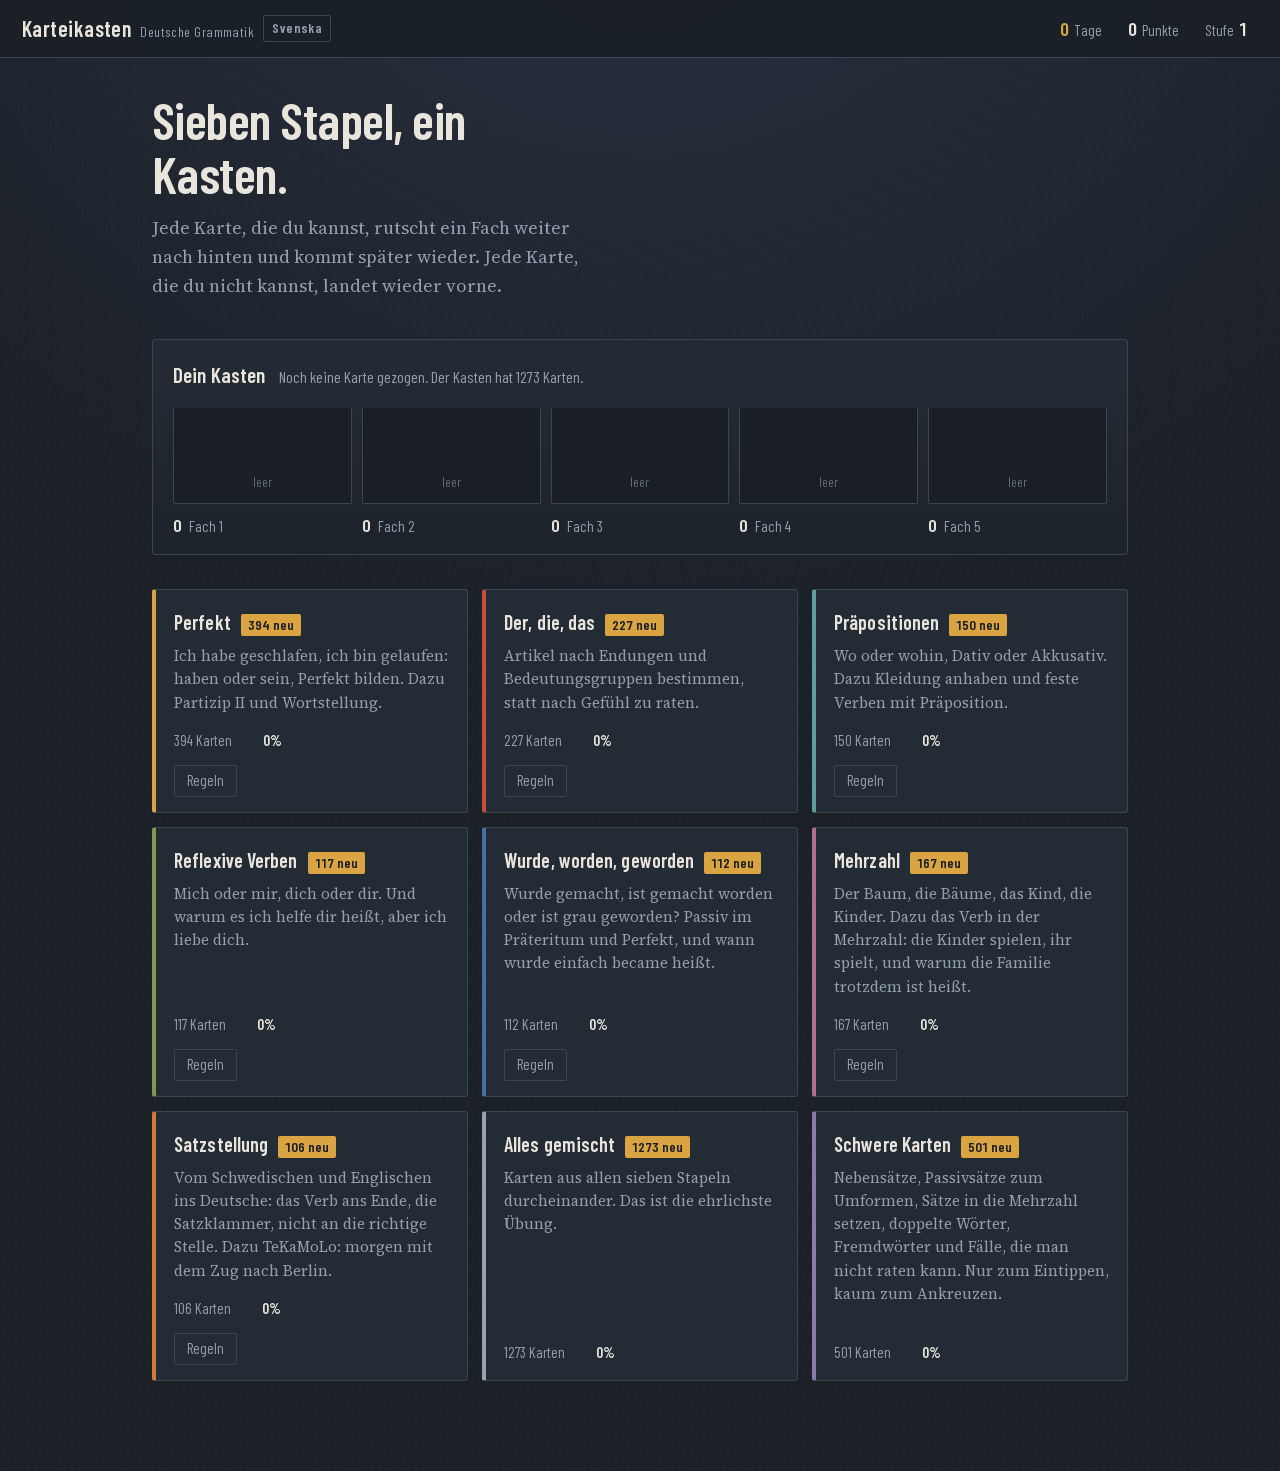
<file: index.html>
<!DOCTYPE html>
<html lang="de">
<head>
<meta charset="utf-8">
<meta name="viewport" content="width=device-width, initial-scale=1, viewport-fit=cover">
<title>Karteikasten - Deutsche Grammatik üben</title>
<meta name="robots" content="noindex, nofollow">
<meta name="description" content="Perfekt mit haben und sein, der/die/das, Präpositionen, reflexive Verben und Satzstellung üben. Mit Karteikasten-System und Fortschritt.">
<link rel="manifest" href="manifest-deutsch.webmanifest">
<link rel="apple-touch-icon" href="icons/icon-180.png">
<meta name="theme-color" content="#1B2027">
<link rel="stylesheet" href="karteikasten.css">
</head>
<body>

<header class="leiste">
  <div class="marke"><b>Karteikasten</b><span>Deutsche Grammatik</span><a class="sprache" href="svenska.html">Svenska</a></div>
  <div class="werte" id="werte">
    <button class="zurueck" id="knopf-zurueck" hidden>Runde beenden</button>
    <div class="wert flamme" title="Tage in Folge geübt"><b id="w-streak">0</b><span id="w-streak-wort">Tage</span></div>
    <div class="wert" title="Gesammelte Punkte"><b id="w-xp">0</b>Punkte</div>
    <button class="wert" id="knopf-fortschritt" title="Fortschritt ansehen">Stufe <b id="w-stufe">1</b></button>
  </div>
</header>

<main class="buehne">

<!-- ============ Startseite ============ -->
<section id="s-start">
  <div class="aufmacher">
    <h1 id="gruss">Sieben Stapel, ein Kasten.</h1>
    <p id="gruss-text">Jede Karte, die du kannst, rutscht ein Fach weiter nach hinten und kommt später wieder. Jede Karte, die du nicht kannst, landet wieder vorne.</p>
  </div>

  <div class="kasten">
    <div class="kasten-kopf">
      <h2>Dein Kasten</h2>
      <p id="kasten-lage">Noch keine Karte gezogen.</p>
    </div>
    <div class="faecher" id="faecher"></div>
  </div>

  <h2 class="nur-screenreader">Stapel wählen</h2>
  <div class="stapel-liste" id="stapel-liste"></div>
</section>

<!-- ============ Runde ============ -->
<section id="s-runde" hidden>
  <div class="runde">
    <div class="runde-kopf">
      <div class="balken"><i id="runde-balken" style="width:0%"></i></div>
      <div class="runde-zaehler" id="runde-zaehler">1 von 16</div>
    </div>
    <div class="kartenfeld">
      <article class="karte" id="karte" aria-live="polite"></article>
    </div>
  </div>
</section>

<!-- ============ Fortschritt ============ -->
<section id="s-fortschritt" hidden>
  <div class="aufmacher">
    <h1>Fortschritt</h1>
  </div>

  <div class="abschnitt">
    <h2>Stapel</h2>
    <p class="unter">Beherrscht heißt: die Karte liegt in Fach 4 oder 5.</p>
    <div class="thema-liste" id="f-themen"></div>
  </div>

  <div class="abschnitt">
    <h2>Die letzten acht Wochen</h2>
    <p class="unter">Ein Kästchen pro Tag. Je heller, desto mehr Karten.</p>
    <div class="kalender" id="f-kalender"></div>
    <div class="kalender-legende">
      <span>wenig</span>
      <span class="tag"></span><span class="tag s1"></span><span class="tag s2"></span><span class="tag s3"></span>
      <span>viel</span>
    </div>
  </div>

  <div class="abschnitt">
    <h2>Abzeichen</h2>
    <p class="unter" id="f-abzeichen-zahl"></p>
    <div class="abzeichen" id="f-abzeichen"></div>
  </div>

  <div class="abschnitt">
    <h2>Notizen</h2>
    <p class="unter">Zu jedem Stapel eine Notiz. Darunter alle Karten, zu denen du dir etwas aufgeschrieben hast.</p>
    <div class="notiz-liste" id="f-thema-notizen"></div>
    <h3 class="notiz-titel">Karten mit Notizen</h3>
    <p class="unter" id="f-karten-notizen-leer" hidden>Noch keine. Nach einer Antwort kannst du auf der Karte eine Notiz schreiben.</p>
    <div class="notiz-liste" id="f-karten-notizen"></div>
  </div>

  <div class="abschnitt">
    <h2>Daten</h2>
    <p class="unter">Dein Fortschritt liegt nur in diesem Browser. Sichere ihn als Datei, wenn du das Gerät wechselst. Am Handy öffnet sich dafür das Teilen-Menü: dort „In Dateien sichern“ wählen oder die Datei direkt an jemanden schicken.</p>
    <div class="werkzeuge">
      <button class="dunkelknopf" id="k-export">Fortschritt sichern</button>
      <button class="dunkelknopf" id="k-import">Fortschritt laden</button>
      <button class="dunkelknopf warnung" id="k-reset">Alles zurücksetzen</button>
      <input type="file" id="datei-eingabe" accept=".json,application/json" hidden>
    </div>
    <p class="hinweiszeile" id="daten-hinweis" hidden></p>
  </div>
</section>

<!-- ============ Regeln ============ -->
<section id="s-regeln" hidden>
  <article class="regelblatt" id="regelblatt"></article>
</section>

</main>
<script src="karteikasten.js"></script>
<script src="deutsch/regeln.js"></script>
<script>
"use strict";

/* =====================================================================
   Inhalt
   ===================================================================== */

/* Perfekt: [Infinitiv, Partizip II, h|s, Person, Satz mit % für das Hilfsverb,
             1 = auch das Partizip abfragen, Hinweis] */
const D_PERFEKT = [
["gehen","gegangen","s","ich","Ich % gestern früh nach Hause gegangen.",1,"gehen zeigt eine Bewegung von A nach B - deshalb sein."],
["laufen","gelaufen","s","ich","Ich % heute zehn Kilometer gelaufen.",1,"Bewegung mit Ziel oder Strecke: sein."],
["fahren","gefahren","s","wir","Wir % mit dem Zug nach Hamburg gefahren.",1,"Ohne Objekt: sein."],
["fahren","gefahren","h","er","Er % den neuen Wagen zum ersten Mal gefahren.",0,"Mit Akkusativobjekt (den Wagen) wird fahren zu haben. Dasselbe gilt für fliegen und schwimmen."],
["fliegen","geflogen","s","sie","Sie % im Juli nach Kanada geflogen.",1,""],
["kommen","gekommen","s","du","Du % viel zu spät gekommen.",1,""],
["ankommen","angekommen","s","er","Der Zug % pünktlich angekommen.",1,""],
["reisen","gereist","s","wir","Wir % im Sommer durch Italien gereist.",0,""],
["schwimmen","geschwommen","s","ich","Ich % jeden Morgen im See geschwommen.",1,""],
["steigen","gestiegen","s","er","Der Preis % schon wieder gestiegen.",1,"Auch ohne echte Bewegung: steigen heißt Zustandswechsel."],
["einsteigen","eingestiegen","s","wir","Wir % vorne eingestiegen.",0,""],
["aussteigen","ausgestiegen","s","ihr","Ihr % eine Station zu früh ausgestiegen.",0,""],
["umsteigen","umgestiegen","s","ich","Ich % in München umgestiegen.",0,""],
["springen","gesprungen","s","er","Er % vom Zehnmeterbrett gesprungen.",1,""],
["rennen","gerannt","s","ich","Ich % bis zur Haltestelle gerannt.",1,"Gemischtes Verb: Vokalwechsel plus -t am Ende."],
["wandern","gewandert","s","wir","Wir % am Wochenende in den Bergen gewandert.",0,""],
["klettern","geklettert","s","sie","Die Kinder % auf den Baum geklettert.",0,""],
["fallen","gefallen","s","er","Das Glas % vom Tisch gefallen.",1,""],
["aufstehen","aufgestanden","s","ich","Ich % heute um sechs aufgestanden.",1,"Zustandswechsel: vom Liegen zum Stehen."],
["einschlafen","eingeschlafen","s","er","Er % vor dem Fernseher eingeschlafen.",1,"Zustandswechsel - aber schlafen allein nimmt haben."],
["aufwachen","aufgewacht","s","ich","Ich % mitten in der Nacht aufgewacht.",0,""],
["wachsen","gewachsen","s","du","Du % im letzten Jahr enorm gewachsen.",1,""],
["sterben","gestorben","s","er","Sein Großvater % im Winter gestorben.",1,""],
["werden","geworden","s","sie","Sie % Ärztin geworden.",1,"werden heißt Zustandswechsel und nimmt immer sein."],
["bleiben","geblieben","s","wir","Wir % noch eine Stunde geblieben.",1,"bleiben ist keine Bewegung, nimmt aber trotzdem sein. Merk dir sein, bleiben, werden als Dreiergruppe."],
["sein","gewesen","s","ich","Ich % noch nie in Wien gewesen.",1,"sein, bleiben, werden: alle drei mit sein."],
["passieren","passiert","s","er","Auf der Autobahn % ein Unfall passiert.",0,"passieren, geschehen, gelingen: Dinge, die von selbst geschehen, nehmen sein."],
["geschehen","geschehen","s","er","Hier % etwas Merkwürdiges geschehen.",1,""],
["gelingen","gelungen","s","er","Der Kuchen % dir wirklich gut gelungen.",1,""],
["begegnen","begegnet","s","ich","Ich % ihm zufällig in der Stadt begegnet.",0,"begegnen nimmt sein und dazu den Dativ: jemandem begegnen."],
["folgen","gefolgt","s","wir","Wir % dem Wegweiser gefolgt.",0,"folgen nimmt sein und den Dativ."],
["umziehen","umgezogen","s","sie","Sie % letzte Woche nach Berlin umgezogen.",1,""],
["verschwinden","verschwunden","s","er","Mein Schlüssel % spurlos verschwunden.",1,""],
["abfahren","abgefahren","s","er","Der Bus % ohne uns abgefahren.",0,""],
["zurückkommen","zurückgekommen","s","ihr","Ihr % viel zu spät zurückgekommen.",0,""],
["spazieren gehen","spazieren gegangen","s","wir","Wir % nach dem Essen spazieren gegangen.",0,""],
["einziehen","eingezogen","s","ich","Ich % im Mai in die neue Wohnung eingezogen.",0,""],
["aufwachsen","aufgewachsen","s","er","Er % auf dem Land aufgewachsen.",1,""],
["gewinnen","gewonnen","h","wir","Wir % das Spiel gewonnen.",1,"Es gibt ein Objekt (das Spiel), also haben."],
["verlieren","verloren","h","ich","Ich % meinen Schlüssel verloren.",1,""],
["essen","gegessen","h","du","Du % schon wieder nichts gegessen.",1,"Doppeltes ge-: ge-gessen."],
["trinken","getrunken","h","wir","Wir % den ganzen Abend Tee getrunken.",1,""],
["lesen","gelesen","h","ich","Ich % das Buch in zwei Tagen gelesen.",1,""],
["schreiben","geschrieben","h","er","Er % ihr einen langen Brief geschrieben.",1,""],
["sehen","gesehen","h","ihr","Ihr % den Film schon gesehen.",1,""],
["sprechen","gesprochen","h","ich","Ich % gestern mit deiner Chefin gesprochen.",1,""],
["denken","gedacht","h","ich","Ich % den ganzen Tag an dich gedacht.",1,"Gemischt: denken, bringen, kennen, wissen enden auf -t, wechseln aber den Stamm."],
["bringen","gebracht","h","sie","Sie % uns den Kuchen gebracht.",1,""],
["kennen","gekannt","h","ich","Ich % ihn schon lange gekannt.",1,""],
["wissen","gewusst","h","du","Du % das die ganze Zeit gewusst.",1,""],
["finden","gefunden","h","wir","Wir % endlich eine Wohnung gefunden.",1,""],
["nehmen","genommen","h","er","Er % den falschen Bus genommen.",1,""],
["geben","gegeben","h","ich","Ich % ihm meine Nummer gegeben.",1,""],
["helfen","geholfen","h","ihr","Ihr % mir sehr geholfen.",1,""],
["treffen","getroffen","h","ich","Ich % sie zufällig im Café getroffen.",1,""],
["singen","gesungen","h","wir","Wir % den ganzen Weg gesungen.",1,""],
["tanzen","getanzt","h","sie","Sie % die ganze Nacht getanzt.",0,"Ohne Ziel: haben. Mit Ziel ginge sein: Sie ist durch den Saal getanzt."],
["schlafen","geschlafen","h","ich","Ich % nur vier Stunden geschlafen.",1,"Schlafen ist ein Zustand, kein Wechsel - deshalb haben. Aber: einschlafen mit sein."],
["sitzen","gesessen","h","wir","Wir % zwei Stunden im Wartezimmer gesessen.",1,"sitzen, liegen, stehen sind Zustände und nehmen im Standarddeutsch Deutschlands haben. In Österreich und Süddeutschland ist ich bin gesessen ebenfalls richtig."],
["liegen","gelegen","h","er","Er % den ganzen Sonntag auf dem Sofa gelegen.",1,"sitzen, liegen, stehen sind Zustände und nehmen im Standarddeutsch Deutschlands haben. In Österreich und Süddeutschland ist ich bin gesessen ebenfalls richtig."],
["stehen","gestanden","h","ich","Ich % eine Ewigkeit in der Schlange gestanden.",1,"sitzen, liegen, stehen sind Zustände und nehmen im Standarddeutsch Deutschlands haben. In Österreich und Süddeutschland ist ich bin gesessen ebenfalls richtig."],
["warten","gewartet","h","du","Du % lange auf mich gewartet.",0,""],
["anrufen","angerufen","h","sie","Sie % heute schon dreimal angerufen.",1,""],
["vergessen","vergessen","h","ich","Ich % deinen Geburtstag vergessen.",1,"Verben mit ver-, be-, ent-, er-, zer- bekommen kein ge-."],
["verstehen","verstanden","h","ihr","Ihr % die Aufgabe nicht verstanden.",1,""],
["beginnen","begonnen","h","er","Der Kurs % pünktlich begonnen.",1,""],
["anfangen","angefangen","h","wir","Wir % gestern mit dem Projekt angefangen.",1,""],
["studieren","studiert","h","sie","Sie % in Leipzig Medizin studiert.",0,"Verben auf -ieren bekommen kein ge-."],
["telefonieren","telefoniert","h","ich","Ich % eine Stunde mit ihr telefoniert.",0,"Kein ge- bei -ieren."],
["bezahlen","bezahlt","h","ich","Ich % die Rechnung schon bezahlt.",0,""],
["besuchen","besucht","h","wir","Wir % am Sonntag meine Eltern besucht.",0,""],
["tragen","getragen","h","er","Er % den schweren Koffer allein getragen.",1,""],
["waschen","gewaschen","h","ich","Ich % das Auto am Samstag gewaschen.",1,""],
["aufräumen","aufgeräumt","h","du","Du % dein Zimmer nie aufgeräumt.",0,"Bei trennbaren Verben steht ge- in der Mitte: auf-ge-räumt."],
["einkaufen","eingekauft","h","ich","Ich % heute Morgen schon eingekauft.",0,""],
["fernsehen","ferngesehen","h","wir","Wir % den ganzen Abend ferngesehen.",0,""],
["arbeiten","gearbeitet","h","sie","Sie % zehn Jahre in derselben Firma gearbeitet.",0,""],
["verlassen","verlassen","h","er","Er % das Haus um sieben verlassen.",1,""],
["ziehen","gezogen","h","ich","Ich % fest an der Tür gezogen.",1,""],
["schließen","geschlossen","h","du","Du % das Fenster nicht geschlossen.",1,""],
["mitnehmen","mitgenommen","h","sie","Sie % den Regenschirm nicht mitgenommen.",1,""],
["verkaufen","verkauft","h","wir","Wir % das alte Auto verkauft.",0,""],
["erklären","erklärt","h","er","Er % mir den Weg zweimal erklärt.",0,""]
];

/* Satzbau-Aufgaben: [richtige Lösung, weitere gültige Lösungen, Hinweis] */
const D_SATZBAU = [
["Ich habe gestern einen Film gesehen.",["Gestern habe ich einen Film gesehen."],"Das Partizip steht ganz am Ende, das Hilfsverb an Position zwei."],
["Wir sind am Wochenende nach München gefahren.",["Am Wochenende sind wir nach München gefahren."],"Zeit vor Ort: am Wochenende, dann nach München."],
["Er ist heute Morgen sehr früh aufgestanden.",["Heute Morgen ist er sehr früh aufgestanden."],""],
["Sie hat mir das Buch zum Geburtstag geschenkt.",[],"Dativ vor Akkusativ: mir vor das Buch."],
["Hast du den Schlüssel schon gefunden?",[],"In der Frage steht das Hilfsverb ganz vorne."],
["Ich bin noch nie in Italien gewesen.",[],""],
["Wir haben das Spiel leider verloren.",["Leider haben wir das Spiel verloren."],""],
["Bist du mit dem Fahrrad gekommen?",[],""]
];

/* Regeln für der/die/das */
const REGELN = {
tag:"Wochentage, Monate und Jahreszeiten sind <b>maskulin</b>: der Montag, der Januar, der Sommer.",
wetter:"Himmelsrichtungen und Wetterwörter sind <b>maskulin</b>: der Norden, der Regen, der Wind.",
er:"Nomen auf <b>-er</b>, die eine Person oder ein Gerät bezeichnen, sind maskulin: der Lehrer, der Computer.",
el:"Viele Geräte und Gegenstände auf <b>-el</b> sind maskulin: der Löffel, der Schlüssel. Aber Vorsicht, es gibt auch viele feminine: die Gabel, die Regel, die Insel.",
ling:"Nomen auf <b>-ling</b> sind maskulin: der Frühling, der Schmetterling.",
ismus:"Nomen auf <b>-ismus</b> sind maskulin: der Kapitalismus, der Tourismus.",
or:"Nomen auf <b>-or</b> sind maskulin: der Motor, der Doktor.",
ant:"Personenbezeichnungen auf <b>-ant, -ent, -ist</b> sind maskulin: der Student, der Polizist.",
en:"Nomen auf <b>-en</b>, die nicht aus einem Verb kommen, sind meist maskulin: der Garten, der Wagen.",
ig:"Nomen auf <b>-ig</b> und <b>-ich</b> sind maskulin: der Honig, der Teppich.",
stamm:"Nomen, die einfach der Verbstamm ohne Endung sind, sind maskulin: der Sprung, der Schlaf, der Beginn.",
alkohol:"Alkoholische Getränke sind maskulin: der Wein, der Schnaps. Eine Ausnahme: <b>das Bier</b>.",
ausnr:"Endet auf -e, ist aber trotzdem <b>maskulin</b>. Das musst du einzeln merken.",
ung:"Nomen auf <b>-ung</b> sind feminin. Ohne Ausnahme. Der Sprung und der Schwung sind kein Widerspruch: Dort ist -ung keine Endung, sondern Teil des Verbstamms.",
heit:"Nomen auf <b>-heit</b> und <b>-keit</b> sind feminin: die Freiheit, die Möglichkeit.",
schaft:"Nomen auf <b>-schaft</b> sind feminin: die Freundschaft, die Mannschaft.",
ion:"Nomen auf <b>-ion</b> sind feminin: die Nation, die Information.",
taet:"Nomen auf <b>-tät</b> sind feminin: die Universität, die Qualität.",
ik:"Nomen auf <b>-ik</b> sind feminin: die Musik, die Politik.",
ur:"Nomen auf <b>-ur</b> sind feminin: die Natur, die Kultur.",
enz:"Nomen auf <b>-anz</b> und <b>-enz</b> sind feminin: die Distanz, die Konferenz.",
ei:"Nomen auf <b>-ei</b> sind feminin: die Bäckerei, die Polizei.",
in:"Die Endung <b>-in</b> macht die weibliche Form: die Lehrerin, die Ärztin.",
e:"Nomen auf <b>-e</b> sind zu etwa 90 % feminin: die Blume, die Lampe, die Straße.",
baum:"Bäume und Blumen sind feminin: die Tanne, die Eiche, die Rose. Aber: der Baum.",
ausner:"Endet auf -er, ist aber <b>feminin</b>. Eine Ausnahme zum Muster.",
merk:"Hier hilft kein Muster - dieses Wort lernst du einzeln.",
chen:"<b>-chen</b> und <b>-lein</b> machen jedes Wort zum Neutrum, auch Menschen: das Mädchen.",
ment:"Nomen auf <b>-ment</b> sind neutrum: das Dokument, das Instrument.",
um:"Nomen auf <b>-um</b> sind neutrum: das Museum, das Zentrum, das Datum.",
ma:"Nomen auf <b>-ma</b> sind neutrum: das Thema, das Klima.",
o:"Fremdwörter auf <b>-o</b> sind neutrum: das Auto, das Kino, das Büro.",
ge:"Sammelbegriffe mit der Vorsilbe <b>Ge-</b> sind neutrum: das Gemüse, das Gebäude.",
verbnomen:"Ein Verb, das als Nomen benutzt wird, ist immer neutrum: das Essen, das Leben, das Lernen.",
farbe:"Farben und Sprachen als Nomen sind neutrum: das Blau, das Deutsch.",
metall:"Metalle sind neutrum: das Gold, das Silber, das Eisen. Ausnahmen: der Stahl, die Bronze.",
jung:"Junge Lebewesen sind neutrum: das Kind, das Baby, das Kalb.",
nis:"Nomen auf <b>-nis</b> sind meist neutrum: das Ergebnis, das Zeugnis.",
tum:"Nomen auf <b>-tum</b> sind neutrum: das Eigentum, das Wachstum.",
ausnes:"Endet auf -er, ist aber <b>neutrum</b>. Merk dir die Dreiergruppe: das Wasser, das Fenster, das Messer.",
zusammen:"Bei zusammengesetzten Nomen bestimmt das <b>letzte Wort</b> den Artikel: die Haustür wie die Tür, der Handschuh wie der Schuh.",
homonym:"Dieses Wort gibt es <b>doppelt</b>, mit anderem Artikel und anderer Bedeutung. Hier hilft nur der Zusammenhang.",
land:"Die meisten Länder stehen ohne Artikel. Ein paar haben einen festen Artikel: <b>die</b> Schweiz, <b>die</b> Türkei, <b>die</b> Ukraine, <b>der</b> Iran, <b>der</b> Irak, <b>der</b> Libanon, <b>der</b> Vatikan.",
fluss:"Flüsse im deutschen Sprachraum sind meist <b>feminin</b>: die Donau, die Elbe, die Mur. Ausnahmen: der Rhein, der Main, der Inn, der Neckar. Flüsse außerhalb sind oft maskulin: der Nil, der Amazonas.",
fremd:"Fremdwörter halten sich oft nicht an die Endungsregeln. Den Artikel muss man einzeln lernen.",
eng:"Englische Wörter bekommen meist den Artikel des deutschen Wortes mit derselben Bedeutung.",
mut:"<b>der Mut</b>, aber die Anmut, die Demut, die Großmut, die Wehmut sind feminin. Der Hochmut, der Übermut und der Unmut bleiben maskulin.",
teil:"<b>der Teil</b> für einen Anteil an etwas: der Vorteil, der Nachteil, der Bestandteil. <b>das Teil</b> für ein einzelnes Stück: das Ersatzteil, das Einzelteil. Und immer: das Gegenteil.",
ausnnis:"Nomen auf -nis sind meist neutrum, aber eine Handvoll ist <b>feminin</b>: die Erlaubnis, die Kenntnis, die Erkenntnis, die Finsternis.",
ausnwetter:"Wetterwörter sind meist maskulin, aber das Wort <b>Wetter</b> selbst ist neutrum: das Wetter, das Gewitter, das Unwetter.",
ausnen:"Endet auf -en, ist aber <b>neutrum</b>: das Kissen, das Wesen, das Zeichen, das Becken.",
ausne:"Endet auf -e, ist aber <b>neutrum</b>: das Ende, das Auge, das Interesse.",
merkr:"Dafür gibt es keine Regel. <b>Maskulin</b>, einzeln merken.",
merke:"Dafür gibt es keine Regel. <b>Feminin</b>, einzeln merken.",
merks:"Dafür gibt es keine Regel. <b>Neutrum</b>, einzeln merken.",
plural:"Das Wort gibt es nur im <b>Plural</b>, darum steht immer <b>die</b>: die Niederlande, die USA, die Ferien, die Leute, die Eltern."
};

/* Artikel: [Nomen, r|e|s, Regelschlüssel, Zusatz] */
const D_ARTIKEL = [
["Montag","r","tag",""],["Januar","r","tag",""],["Sommer","r","tag",""],["Dienstag","r","tag",""],["Winter","r","tag",""],
["Norden","r","wetter",""],["Regen","r","wetter",""],["Wind","r","wetter",""],["Schnee","r","wetter",""],["Nebel","r","wetter",""],["Süden","r","wetter",""],
["Computer","r","er",""],["Fernseher","r","er",""],["Lehrer","r","er",""],["Kühlschrank","r","zusammen","Kühl + der Schrank."],
["Löffel","r","el",""],["Schlüssel","r","el",""],["Apfel","r","el",""],
["Frühling","r","ling",""],["Schmetterling","r","ling",""],
["Kapitalismus","r","ismus",""],["Motor","r","or",""],["Doktor","r","or",""],
["Student","r","ant",""],["Polizist","r","ant",""],["Elefant","r","ant",""],
["Garten","r","en",""],["Wagen","r","en",""],
["Honig","r","ig",""],["Teppich","r","ig",""],
["Sprung","r","stamm",""],["Schlaf","r","stamm",""],["Beginn","r","stamm",""],["Besuch","r","stamm",""],["Verkauf","r","stamm",""],
["Wein","r","alkohol",""],
["Käse","r","ausnr","Stell dir die Dreiergruppe vor: der Käse, der Name, der Junge."],
["Junge","r","ausnr",""],["Name","r","ausnr",""],
["Zeitung","e","ung",""],["Wohnung","e","ung",""],["Rechnung","e","ung",""],["Meinung","e","ung",""],["Übung","e","ung",""],["Erfahrung","e","ung",""],
["Freiheit","e","heit",""],["Krankheit","e","heit",""],["Gesundheit","e","heit",""],["Möglichkeit","e","heit",""],["Schwierigkeit","e","heit",""],
["Freundschaft","e","schaft",""],["Mannschaft","e","schaft",""],["Wissenschaft","e","schaft",""],
["Nation","e","ion",""],["Information","e","ion",""],["Situation","e","ion",""],["Wohnungsbesichtigung","e","ung","Bei zusammengesetzten Wörtern zählt immer das letzte Wort."],
["Universität","e","taet",""],["Qualität","e","taet",""],
["Musik","e","ik",""],["Politik","e","ik",""],
["Natur","e","ur",""],["Kultur","e","ur",""],
["Distanz","e","enz",""],["Konferenz","e","enz",""],
["Bäckerei","e","ei",""],["Polizei","e","ei",""],
["Lehrerin","e","in",""],
["Blume","e","e",""],["Lampe","e","e",""],["Straße","e","e",""],["Sprache","e","e",""],["Frage","e","e",""],["Katze","e","e",""],["Hilfe","e","e",""],
["Tanne","e","baum",""],["Eiche","e","baum",""],["Rose","e","baum",""],
["Butter","e","ausner",""],
["Zeit","e","merk",""],["Arbeit","e","merk",""],["Antwort","e","merk",""],
["Mädchen","s","chen","Nicht die - die Endung ist stärker als die Bedeutung."],
["Brötchen","s","chen",""],["Märchen","s","chen",""],["Fräulein","s","chen",""],
["Dokument","s","ment",""],["Instrument","s","ment",""],
["Museum","s","um",""],["Zentrum","s","um",""],["Datum","s","um",""],
["Thema","s","ma",""],["Klima","s","ma",""],
["Auto","s","o",""],["Büro","s","o",""],["Kino","s","o",""],["Foto","s","o",""],["Radio","s","o",""],
["Gebäude","s","ge",""],["Gespräch","s","ge",""],["Gemüse","s","ge",""],["Geschenk","s","ge",""],
["Essen","s","verbnomen",""],["Leben","s","verbnomen",""],["Lernen","s","verbnomen",""],
["Blau","s","farbe",""],["Deutsch","s","farbe",""],
["Gold","s","metall",""],["Silber","s","metall",""],
["Kind","s","jung",""],["Baby","s","jung",""],
["Ergebnis","s","nis",""],["Zeugnis","s","nis",""],["Eigentum","s","tum",""],
["Wasser","s","ausnes",""],["Fenster","s","ausnes",""],["Messer","s","ausnes",""],
["Bier","s","alkohol","Die einzige Ausnahme bei den alkoholischen Getränken."]
];

/* Präpositionen: [Satz mit % als Lücke, richtig, Ablenker, Erklärung] */
const D_PRAEP = [
["Die Brille sitzt % Nase.","auf der",["auf die","auf den"],"Wo? Nichts bewegt sich - also <b>Dativ</b>."],
["Ich setze die Brille % Nase.","auf die",["auf der","auf dem"],"Wohin? Es gibt eine Bewegung zum Ziel - also <b>Akkusativ</b>."],
["Das Buch liegt % Tisch.","auf dem",["auf den","auf das"],"Wo? Dativ. liegen beschreibt einen Zustand."],
["Ich lege das Buch % Tisch.","auf den",["auf dem","auf der"],"Wohin? Akkusativ. legen beschreibt eine Bewegung."],
["Die Lampe hängt % Decke.","an der",["an die","an das"],"Wo? Dativ."],
["Wir hängen das Bild % Wand.","an die",["an der","an dem"],"Wohin? Akkusativ."],
["Die Kinder spielen % Garten.","im",["in den","in dem Garten hinein"],"Wo? Dativ. <b>im</b> ist die Kurzform von in dem."],
["Die Kinder laufen % Garten.","in den",["im","in der"],"Wohin? Akkusativ."],
["Der Mantel hängt % Schrank.","im",["in den","in die"],"Wo? Dativ."],
["Häng den Mantel bitte % Schrank.","in den",["im","in dem"],"Wohin? Akkusativ."],
["Die Katze schläft % Sofa.","unter dem",["unter das","unter den"],"Wo? Dativ."],
["Die Katze kriecht % Sofa.","unter das",["unter dem","unter der"],"Wohin? Akkusativ."],
["Das Auto steht % Haus.","vor dem",["vor das","vor den"],"Wo? Dativ."],
["Er stellt das Auto % Haus.","vor das",["vor dem","vor der"],"Wohin? Akkusativ."],
["Der Stuhl steht % Fenster.","neben dem",["neben das","neben den"],"Wo? Dativ."],
["Stell den Stuhl bitte % Fenster.","neben das",["neben dem","neben der"],"Wohin? Akkusativ."],
["Das Bild hängt % Sofa und dem Regal.","zwischen dem",["zwischen das","zwischen den"],"Wo? Dativ."],
["Das Flugzeug fliegt % Wolken.","über den",["über die","über der"],"Wo? Dativ - im Plural heißt der Dativ <b>den Wolken</b>."],
["Die Vögel fliegen % Grenze.","über die",["über der","über dem"],"Wohin? Akkusativ."],
["Der Hund läuft % Haus.","hinter das",["hinter dem","hinter der"],"Wohin? Akkusativ."],
["Ich % das Buch auf den Tisch.","lege",["liege","legte mich"],"<b>legen</b> braucht ein Objekt und den Akkusativ. <b>liegen</b> beschreibt nur den Zustand."],
["Das Buch % auf dem Tisch.","liegt",["legt","legt sich"],"Zustand ohne Objekt: liegen mit Dativ."],
["Ich % die Vase auf das Regal.","stelle",["stehe","stand"],"<b>stellen</b> ist die Handlung, <b>stehen</b> der Zustand."],
["Die Vase % auf dem Regal.","steht",["stellt","stellt sich"],""],
["Ich % mich auf den Stuhl.","setze",["sitze","saß"],"<b>sich setzen</b> ist die Bewegung, <b>sitzen</b> der Zustand."],
["Ich % schon eine Stunde auf dem Stuhl.","sitze",["setze","setze mich"],""],
["Ich fahre % dem Bus zur Arbeit.","mit",["für","ohne"],"<b>mit</b> steht immer mit Dativ."],
["Wir kommen gerade % der Arbeit.","von",["aus","für"],"<b>von</b> steht immer mit Dativ."],
["Nach der Schule gehe ich % meiner Oma.","zu",["nach","bei"],"<b>zu</b> + Dativ: zu Personen geht man zu, nicht nach."],
["Ich wohne noch % meinen Eltern.","bei",["mit","zu"],"<b>bei</b> + Dativ heißt: im Haus von jemandem."],
["Ich lerne % einem Jahr Deutsch.","seit",["vor","für"],"<b>seit</b> + Dativ: etwas hat angefangen und läuft noch."],
["Er kommt % Spanien.","aus",["von","nach"],"Herkunft aus einem Land: <b>aus</b> + Dativ."],
["% dem Essen trinken wir noch Kaffee.","Nach",["Seit","Bei"],"<b>nach</b> + Dativ."],
["Wir gehen % den Park.","durch",["in","über"],"<b>durch</b> steht immer mit Akkusativ."],
["Das Geschenk ist % dich.","für",["zu","mit"],"<b>für</b> steht immer mit Akkusativ."],
["Ich bin % diesen Vorschlag.","gegen",["für den","von"],"<b>gegen</b> steht immer mit Akkusativ."],
["Ich trinke den Kaffee % Zucker.","ohne",["außer","von"],"<b>ohne</b> steht immer mit Akkusativ - und ohne Artikel."],
["Wir sitzen % den Tisch.","um",["an","bei"],"<b>um</b> steht immer mit Akkusativ."],
["Ich bleibe % nächsten Montag.","bis",["seit","ab"],"<b>bis</b> steht mit Akkusativ."],
["% des Regens bleiben wir zu Hause.","Wegen",["Trotz","Während"],"<b>wegen</b> + Genitiv nennt den Grund."],
["% der Pause haben wir telefoniert.","Während",["Wegen","Trotz"],"<b>während</b> + Genitiv nennt den Zeitraum."],
["% des schlechten Wetters sind wir gewandert.","Trotz",["Wegen","Während"],"<b>trotz</b> + Genitiv: es passiert, obwohl etwas dagegen spricht."],
["Ich habe heute meine neue Brille %.","auf",["an","um"],"Was auf Kopf oder Nase sitzt, hat man <b>auf</b>: die Brille, den Hut, die Mütze."],
["Er hat einen dicken Mantel %.","an",["auf","um"],"Kleidung am Körper: <b>anhaben</b>."],
["Sie hat einen Schal %.","um",["an","auf"],"Was man um den Hals legt: <b>umhaben</b>. Auch: eine Kette umhaben."],
["Zieh dir bitte die Schuhe %.","an",["auf","um"],"<b>anziehen</b> für Kleidung, <b>aufsetzen</b> für Hut und Brille."],
["Mir ist zu warm, ich ziehe die Jacke %.","aus",["ab","auf"],"<b>ausziehen</b> ist das Gegenteil von anziehen."],
["Setz bitte den Helm %.","auf",["an","um"],"<b>aufsetzen</b> für alles, was auf den Kopf kommt."],
["Nimm im Haus bitte die Mütze %.","ab",["aus","an"],"<b>abnehmen</b> oder <b>absetzen</b> für Hut, Mütze und Brille."],
["Ich warte schon zwanzig Minuten % Bus.","auf den",["auf dem","für den"],"<b>warten auf</b> + Akkusativ."],
["Ich freue mich schon % Wochenende.","auf das",["auf dem","über das"],"<b>sich freuen auf</b> + Akkusativ für etwas in der Zukunft. <b>sich freuen über</b> für etwas, das schon passiert ist."],
["Wir haben lange % Problem gesprochen.","über das",["über dem","von das"],"<b>sprechen über</b> + Akkusativ."],
["Ich denke oft % meine Großmutter.","an",["über","auf"],"<b>denken an</b> + Akkusativ."],
["Sie interessiert sich sehr % Geschichte.","für",["an","auf"],"<b>sich interessieren für</b> + Akkusativ."],
["Ich habe Angst % großen Hunden.","vor",["von","für"],"<b>Angst haben vor</b> + Dativ."],
["Er hilft mir % den Hausaufgaben.","bei",["mit","an"],"<b>helfen bei</b> + Dativ."],
["Wir nehmen % dem Kurs teil.","an",["auf","in"],"<b>teilnehmen an</b> + Dativ."],
["Erinnerst du dich % den Abend?","an",["auf","über"],"<b>sich erinnern an</b> + Akkusativ."],
["Der Teig besteht % Mehl, Butter und Eiern.","aus",["von","mit"],"<b>bestehen aus</b> + Dativ."],
["Kümmerst du dich % die Katze?","um",["für","auf"],"<b>sich kümmern um</b> + Akkusativ."],
["Ich träume % einem Haus am Meer.","von",["über","auf"],"<b>träumen von</b> + Dativ."],
["Sie ärgert sich % Lärm.","über den",["über dem","von dem"],"<b>sich ärgern über</b> + Akkusativ."],
["Ich gehöre % Mannschaft.","zur",["zu der Mannschaft hin","für die"],"<b>gehören zu</b> + Dativ. <b>zur</b> ist die Kurzform von zu der."]
];

/* Reflexive Verben und Dativ-/Akkusativverben */
const D_REFLEXIV = [
["Ich freue % auf das Wochenende.","mich",["mir"],"<b>sich freuen</b> hat kein weiteres Objekt - also Akkusativ."],
["Beeil % bitte, der Zug fährt gleich!","dich",["dir"],"<b>sich beeilen</b> steht immer im Akkusativ."],
["Ich muss % noch umziehen.","mich",["mir"],"Kein zweites Objekt: Akkusativ."],
["Setz % bitte.","dich",["dir"],"<b>sich setzen</b>: Akkusativ."],
["Ich ruhe % eine Stunde aus.","mich",["mir"],"<b>sich ausruhen</b>: Akkusativ."],
["Hast du % schon entschuldigt?","dich",["dir"],"<b>sich entschuldigen</b>: Akkusativ."],
["Ich kann % heute nicht konzentrieren.","mich",["mir"],"<b>sich konzentrieren</b>: Akkusativ."],
["Ich wasche % jeden Morgen.","mich",["mir"],"Ohne zweites Objekt steht das Reflexivpronomen im <b>Akkusativ</b>."],
["Ich wasche % die Hände.","mir",["mich"],"<b>die Hände</b> ist schon der Akkusativ. Dann rutscht das Reflexivpronomen in den <b>Dativ</b>."],
["Putzt du % die Zähne?","dir",["dich"],"Zweites Objekt vorhanden (die Zähne) - also Dativ."],
["Ich kämme % die Haare.","mir",["mich"],"Zweites Objekt vorhanden - also Dativ."],
["Ich ziehe % schnell an.","mich",["mir"],"Kein zweites Objekt - Akkusativ."],
["Ich ziehe % die Jacke an.","mir",["mich"],"Zweites Objekt (die Jacke) - Dativ."],
["Das kann ich % gut vorstellen.","mir",["mich"],"<b>sich etwas vorstellen</b> heißt: es sich denken. Immer Dativ."],
["Darf ich % kurz vorstellen? Ich heiße Anna.","mich",["mir"],"<b>sich vorstellen</b> heißt hier: seinen Namen sagen. Dann Akkusativ."],
["Ich merke % deine Nummer.","mir",["mich"],"<b>sich etwas merken</b>: Dativ."],
["Ich wünsche % ein ruhiges Wochenende.","mir",["mich"],"<b>sich etwas wünschen</b>: Dativ."],
["Ich sehe % den Film heute Abend an.","mir",["mich"],"<b>sich etwas ansehen</b>: Dativ."],
["Ich überlege % das noch einmal.","mir",["mich"],"<b>sich etwas überlegen</b>: Dativ."],
["So ein Auto kann ich % nicht leisten.","mir",["mich"],"<b>sich etwas leisten</b>: Dativ."],
["Ich mache % Sorgen um dich.","mir",["mich"],"<b>sich Sorgen machen</b>: Dativ. Sorgen ist schon das Akkusativobjekt."],
["Ich habe % beim Sport wehgetan.","mir",["mich"],"<b>sich wehtun</b>: Dativ."],
["Erinnerst du % noch an den Sommer?","dich",["dir"],"<b>sich erinnern an</b>: Akkusativ."],
["Ich habe % erkältet.","mich",["mir"],"<b>sich erkälten</b>: Akkusativ."],
["Ich habe % sofort in sie verliebt.","mich",["mir"],"<b>sich verlieben</b>: Akkusativ."],
["Ich langweile % hier ein bisschen.","mich",["mir"],"<b>sich langweilen</b>: Akkusativ."],
["Entspann % doch mal!","dich",["dir"],"<b>sich entspannen</b>: Akkusativ."],
["Ich bedanke % für das Geschenk.","mich",["mir"],"<b>sich bedanken für</b>: Akkusativ."],
["Ich ärgere % über den Regen.","mich",["mir"],"<b>sich ärgern über</b>: Akkusativ."],
["Ich schäme % ein bisschen.","mich",["mir"],"<b>sich schämen</b>: Akkusativ."],
["Sie unterhalten % über den Film.","sich",["ihnen","sie"],"In der dritten Person heißt das Reflexivpronomen immer <b>sich</b> - nie ihm, ihr oder ihnen."],
["Ich helfe % gern.","dir",["dich"],"<b>helfen</b> steht immer mit Dativ. Merk dir: ich helfe dir, aber ich liebe dich."],
["Ich liebe %.","dich",["dir"],"<b>lieben</b> steht mit Akkusativ."],
["Ich danke % für alles.","dir",["dich"],"<b>danken</b> steht mit Dativ."],
["Ich gratuliere % zum Geburtstag.","dir",["dich"],"<b>gratulieren</b> steht mit Dativ."],
["Antworte % bitte bis morgen.","mir",["mich"],"<b>antworten</b> steht mit Dativ - aber <b>fragen</b> mit Akkusativ."],
["Das Buch gehört %.","mir",["mich"],"<b>gehören</b> steht mit Dativ."],
["Die Jacke passt % sehr gut.","dir",["dich"],"<b>passen</b> steht mit Dativ."],
["Der Kuchen schmeckt % nicht.","mir",["mich"],"<b>schmecken</b> steht mit Dativ."],
["Das Bild gefällt % sehr.","mir",["mich"],"<b>gefallen</b> steht mit Dativ."],
["Ich glaube % kein Wort.","dir",["dich"],"<b>glauben</b> steht mit Dativ, wenn es um eine Person geht."],
["Hör % bitte kurz zu.","mir",["mich"],"<b>zuhören</b> steht mit Dativ."],
["Ich vertraue % vollkommen.","dir",["dich"],"<b>vertrauen</b> steht mit Dativ."],
["Du fehlst %.","mir",["mich"],"<b>fehlen</b> steht mit Dativ."],
["Ich sehe % morgen.","dich",["dir"],"<b>sehen</b> steht mit Akkusativ."],
["Ich kenne % seit Jahren.","dich",["dir"],"<b>kennen</b> steht mit Akkusativ."],
["Ich brauche % heute wirklich.","dich",["dir"],"<b>brauchen</b> steht mit Akkusativ."],
["Ich frage % gleich etwas.","dich",["dir"],"<b>fragen</b> steht mit Akkusativ - anders als antworten."],
["Ich besuche % am Wochenende.","dich",["dir"],"<b>besuchen</b> steht mit Akkusativ."],
["Ich rufe % später an.","dich",["dir"],"<b>anrufen</b> steht mit Akkusativ - ohne Präposition."],
["Ich verstehe % nicht.","dich",["dir"],"<b>verstehen</b> steht mit Akkusativ."],
["Das tut % wirklich leid.","mir",["mich"],"<b>leidtun</b> steht mit Dativ."]
];


/* =====================================================================
   Schwere Karten
   ===================================================================== */

/* Perfekt im Nebensatz: Partizip und Hilfsverb */
const D_NEBENSATZ = [
["Ich weiß nicht, warum er gestern so spät %.","gekommen ist","kommen",""],
["Sie sagt, dass sie das Buch schon %.","gelesen hat","lesen",""],
["Weißt du, ob der Zug schon %?","abgefahren ist","abfahren","abfahren ist eine Bewegung von A weg: sein."],
["Er fragt, wann wir in Wien %.","angekommen sind","ankommen",""],
["Ich glaube, dass ich meinen Schlüssel %.","verloren habe","verlieren","Kein ge- bei ver-."],
["Es tut mir leid, dass ich dich nicht %.","angerufen habe","anrufen","Trennbares Verb: an-ge-rufen."],
["Ich freue mich, dass du uns %.","besucht hast","besuchen","Kein ge- bei be-."],
["Weil sie so lange %, ist sie jetzt müde.","gearbeitet hat","arbeiten",""],
["Obwohl er die ganze Nacht %, ist er nicht müde.","gefeiert hat","feiern",""],
["Ich weiß, dass er in Berlin %.","aufgewachsen ist","aufwachsen","aufwachsen ist ein Zustandswechsel: sein."],
["Sie erzählt, dass sie zwei Jahre in Spanien %.","gelebt hat","leben",""],
["Er behauptet, dass er das Fenster nicht %.","geöffnet hat","öffnen",""],
["Ich bin sicher, dass ich die Tür %.","abgeschlossen habe","abschließen","Trennbar und stark: ab-ge-schlossen."],
["Weißt du, ob sie den Termin %?","verschoben hat","verschieben","ie wird o, kein ge- bei ver-."],
["Ich hoffe, dass ihr gut %.","geschlafen habt","schlafen",""],
["Er ist traurig, weil sein Hund %.","gestorben ist","sterben","sterben ist der klarste Zustandswechsel: sein."],
["Ich frage mich, ob das wirklich %.","passiert ist","passieren","Verben auf -ieren ohne ge-. passieren nimmt sein."],
["Sie ist stolz, dass ihr den Test %.","bestanden habt","bestehen","Kein ge- bei be-, starkes Partizip wie bei stehen."],
["Wir wissen nicht, wohin er %.","gezogen ist","ziehen","ziehen im Sinn von umziehen: sein. Er hat den Wagen gezogen wäre haben."],
["Ich habe gehört, dass ihr letztes Jahr %.","geheiratet habt","heiraten",""],
["Sag mir, ob du den Brief schon %.","abgeschickt hast","abschicken",""],
["Es ist schade, dass ihr so früh %.","gegangen seid","gehen","Ihr: seid. Nicht mit seit verwechseln."]
];

/* Schwierige Partizipien */
const D_PARTIZIP_SCHWER = [
["Der Kellner hat uns den Fisch %.","empfohlen","empfehlen","e wird o, und kein ge- bei emp-."],
["Wir haben uns noch nicht %.","entschieden","entscheiden","Kein ge- bei ent-."],
["Hast du den Vertrag schon %?","unterschrieben","unterschreiben","unterschreiben ist untrennbar: kein ge-, keine Trennung."],
["Sie hat den Brief ins Deutsche %.","übersetzt","übersetzen","In dieser Bedeutung untrennbar: kein ge-."],
["Ich bin richtig %.","erschrocken","erschrecken","Wer selbst Angst bekommt, ist erschrocken (stark, mit sein). Wer jemand anderen erschreckt, hat ihn erschreckt (schwach, mit haben)."],
["Ich habe ihn sofort %.","erkannt","erkennen","Gemischtes Verb wie kennen: Vokalwechsel plus -t."],
["Das Licht hat die ganze Nacht %.","gebrannt","brennen","Gemischtes Verb: Vokalwechsel plus -t."],
["Das habe ich wirklich nicht %.","gewollt","wollen","Modalverb ohne zweites Verb: normales Partizip gewollt."],
["Ich habe ihn um Hilfe %.","gebeten","bitten","Nicht mit beten verwechseln, das hat gebetet."],
["Er hat mir sein Fahrrad %.","geliehen","leihen",""],
["Jemand hat mein Rad %.","gestohlen","stehlen","e wird o."],
["Hast du die Blumen %?","gegossen","gießen","ie wird o, ß wird ss."],
["Ich habe nichts %.","gerochen","riechen",""],
["Der See ist über Nacht %.","zugefroren","zufrieren","Trennbar und stark: zu-ge-froren."],
["Ich habe mir in den Finger %.","geschnitten","schneiden","ei wird i, d wird tt."],
["Die Kinder haben sich wieder %.","gestritten","streiten",""],
["Er hat mich noch nie %.","angelogen","anlügen","Trennbar: an-ge-logen."],
["Der Händler hat uns %.","betrogen","betrügen","Kein ge- bei be-, ü wird o."],
["Die Regel hat schon damals %.","gegolten","gelten",""],
["Das Bild hat schief an der Wand %.","gehangen","hängen","hängen als Zustand ist stark: gehangen. hängen als Handlung mit Objekt ist schwach: gehängt."],
["Ich habe das Bild an die Wand %.","gehängt","hängen","hängen als Handlung mit Objekt ist schwach: gehängt. Das Bild hat gehangen wäre der Zustand."],
["Sie hat uns zum Essen %.","eingeladen","einladen",""],
["Oma hat einen Kuchen %.","gebacken","backen",""],
["Sie ist früher jeden Tag %.","geritten","reiten","Bewegung: sein."],
["Du bist zu früh links %.","abgebogen","abbiegen","Trennbar und stark: ab-ge-bogen."],
["Der Hund ist beinahe %.","ertrunken","ertrinken","Kein ge- bei er-, i wird u."],
["Das Buch ist letztes Jahr %.","erschienen","erscheinen",""],
["Das Konzert hat trotz Regen %.","stattgefunden","stattfinden","Trennbar: statt-ge-funden."],
["Wo habt ihr euch %?","kennengelernt","kennenlernen","Trennbar: kennen-ge-lernt, in einem Wort."],
["Ich habe die Datei schon %.","heruntergeladen","herunterladen","Trennbar und stark: herunter-ge-laden."],
["Der Kuchen ist mir leider %.","misslungen","misslingen","Kein ge- bei miss-, i wird u, und wie gelingen mit sein."],
["Der Koffer hat 23 Kilo %.","gewogen","wiegen",""],
["Wir haben uns sehr %.","beeilt","beeilen","Kein ge- bei be-."],
["Der Arzt hat Fieber %.","gemessen","messen",""],
["Er hat es mir hoch und heilig %.","geschworen","schwören",""],
["Sie hat trotz allem nie %.","aufgegeben","aufgeben",""],
["Hast du mich gerade %?","gerufen","rufen","Im Partizip kein Vokalwechsel, obwohl das Präteritum rief heißt."],
["Das Kind hat den Ball %.","gefangen","fangen",""],
["Ich habe mich beim Datum %.","vertan","vertun","Kein ge- bei ver-. Kurz und stark: vertan."],
["Wer hat das Fenster %?","zerbrochen","zerbrechen","Kein ge- bei zer-."]
];

/* haben oder sein in schwierigen Fällen */
const D_HILFSVERB_SCHWER = [
["Wir % die ganze Nacht getanzt.","h","wir","tanzen ohne Ziel oder Strecke: haben."],
["Wir % durch den ganzen Saal getanzt.","s","wir","Sobald eine Strecke oder Richtung dabei ist, wird tanzen zur Bewegung: sein."],
["Er % das Auto in die Garage gefahren.","h","er","Mit Akkusativobjekt (das Auto): haben."],
["Er % mit dem Auto in die Garage gefahren.","s","er","Kein Objekt, nur Bewegung: sein."],
["Sie % das Flugzeug selbst geflogen.","h","er","Mit Objekt (das Flugzeug): haben."],
["Ich % mich ins Bett gelegt.","h","ich","Reflexive Verben nehmen <b>immer haben</b>, auch wenn eine Bewegung dabei ist."],
["Wir % uns auf den Boden gesetzt.","h","wir","Reflexiv: immer haben."],
["Der Schnee % in der Sonne geschmolzen.","s","er","Zustandswechsel ohne Objekt: sein."],
["Die Sonne % den Schnee geschmolzen.","h","er","Mit Objekt (den Schnee): haben. Dasselbe Verb, anderes Hilfsverb."],
["Die Zeit % schnell vergangen.","s","er","vergehen ist ein Zustandswechsel: sein."],
["Die Rosen % schon verwelkt.","s","sie","Zustandswechsel: sein."],
["Es % die ganze Nacht geregnet.","h","er","Wetterverben nehmen haben."],
["Ich % drei Kilo abgenommen.","h","ich","abnehmen und zunehmen nehmen haben, obwohl sich etwas verändert. Drei Kilo ist nur eine Mengenangabe, kein Objekt."],
["Die Preise % stark gesunken.","s","sie","sinken ist eine Bewegung nach unten: sein."],
["Der Luftballon % geplatzt.","s","er","platzen ist ein Zustandswechsel: sein."],
["Er % beim Rennen gestürzt.","s","er","stürzen ist eine Bewegung nach unten: sein."],
["Die alte Fabrik % explodiert.","s","er","explodieren: Zustandswechsel, sein."],
["Der Baum % im Sturm umgefallen.","s","er","umfallen: sein."],
["Der Sturm % den Baum umgeworfen.","h","er","umwerfen mit Objekt: haben."],
["Ich % lange im Bett gelegen.","h","ich","liegen nimmt im Standarddeutsch Deutschlands haben. In Österreich und Süddeutschland sagt man ich bin gelegen, das ist dort ebenfalls richtig."],
["Wir % gestern zwei Stunden Rad gefahren.","s","wir","Rad fahren ist eine Bewegung, das Rad ist hier kein echtes Objekt: sein."],
["Der Film % gerade angefangen.","h","er","anfangen nimmt haben, obwohl etwas Neues beginnt."]
];

/* Satzbau mit Nebensatz, Modalverb und Plusquamperfekt */
const D_SATZBAU_SCHWER = [
["Ich weiß, dass er gestern nach Hause gegangen ist.",[],"Im Nebensatz mit dass steht das Hilfsverb ganz am Ende, hinter dem Partizip."],
["Weißt du, ob sie den Brief schon geschrieben hat?",[],"Nebensatz mit ob: erst das Partizip, dann das Hilfsverb am Ende."],
["Er hat den ganzen Tag nicht arbeiten können.",["Den ganzen Tag hat er nicht arbeiten können."],"Modalverb im Perfekt: haben + Infinitiv + können. Kein Partizip gekonnt."],
["Sie hat sich die Haare schneiden lassen.",[],"lassen im Perfekt wie ein Modalverb: haben + schneiden + lassen."],
["Warum bist du gestern nicht zur Arbeit gekommen?",[],"Fragewort auf Position eins, Hilfsverb auf zwei, Partizip am Ende."],
["Nachdem er gegessen hatte, ist er sofort eingeschlafen.",[],"Nach nachdem steht das Plusquamperfekt (hatte gegessen), im Hauptsatz das Perfekt."],
["Ich habe mir gestern ein neues Fahrrad gekauft.",["Gestern habe ich mir ein neues Fahrrad gekauft."],"Das Pronomen (mir) steht vor der Zeitangabe, das neue Objekt weiter hinten."],
["Hat er dir schon von seiner Reise erzählt?",[],"Ja-Nein-Frage: Hilfsverb ganz vorne, Dativ (dir) vor der Präposition."],
["Wir haben uns lange nicht mehr gesehen.",["Lange haben wir uns nicht mehr gesehen."],"Das Reflexivpronomen steht direkt nach dem Hilfsverb."],
["Sie sagt, dass sie den Film schon zweimal gesehen hat.",[],""],
["Obwohl es geregnet hat, sind wir wandern gegangen.",[],"Nebensatz vorne, dann folgt sofort das Verb des Hauptsatzes: sind."],
["Ich habe ihm das Buch noch nicht zurückgegeben.",[],"Dativ vor Akkusativ, dann die Verneinung, Partizip am Ende."]
];

/* Artikel: Komposita, doppelte Wörter, Ausnahmen, Länder, Flüsse */
const D_ARTIKEL_SCHWER = [
["Haustür","","e","zusammen","Haus + Tür."],
["Handschuh","","r","zusammen","Hand + Schuh."],
["Fahrradschloss","","s","zusammen","Fahrrad + Schloss."],
["Kinderzimmer","","s","zusammen","Kinder + Zimmer."],
["Zahnbürste","","e","zusammen","Zahn + Bürste."],
["Regenschirm","","r","zusammen","Regen + Schirm."],
["Sonnenbrille","","e","zusammen","Sonne + Brille."],
["Wörterbuch","","s","zusammen","Wörter + Buch."],
["Geburtstag","","r","zusammen","Geburt + Tag."],
["Mittagessen","","s","zusammen","Mittag + Essen."],
["Handtuch","","s","zusammen","Hand + Tuch."],
["Blumentopf","","r","zusammen","Blumen + Topf."],
["Taschentuch","","s","zusammen","Tasche + Tuch."],
["Türklinke","","e","zusammen","Tür + Klinke."],
["Küchentisch","","r","zusammen","Küche + Tisch."],
["Weltmeisterschaft","","e","zusammen","Welt + Meisterschaft, und -schaft ist immer feminin."],
["Vorteil","","r","teil",""],["Nachteil","","r","teil",""],["Ersatzteil","","s","teil",""],["Gegenteil","","s","teil",""],
["Mut","","r","mut",""],["Demut","","e","mut",""],["Anmut","","e","mut",""],["Hochmut","","r","mut",""],
["See","Gewässer im Land, wie der Bodensee","r","homonym","<b>der</b> See liegt im Land, <b>die</b> See ist das Meer."],
["See","das Meer, wie die Nordsee","e","homonym","<b>die</b> See ist das Meer, <b>der</b> See liegt im Land."],
["Band","Musikgruppe","e","homonym","<b>die</b> Band spielt Musik, <b>das</b> Band bindet, <b>der</b> Band steht im Regal."],
["Band","Stoffstreifen zum Binden","s","homonym","<b>das</b> Band bindet, <b>die</b> Band spielt Musik, <b>der</b> Band steht im Regal."],
["Band","ein Buch aus einer Reihe","r","homonym","<b>der</b> Band steht im Regal, <b>das</b> Band bindet, <b>die</b> Band spielt Musik."],
["Leiter","zum Hinaufsteigen","e","homonym","<b>die</b> Leiter hat Sprossen, <b>der</b> Leiter leitet eine Abteilung."],
["Leiter","Chef einer Abteilung","r","homonym","<b>der</b> Leiter leitet, <b>die</b> Leiter hat Sprossen."],
["Schild","Verkehrsschild","s","homonym","<b>das</b> Schild zeigt etwas an, <b>der</b> Schild schützt den Ritter."],
["Schild","Schutz eines Ritters","r","homonym","<b>der</b> Schild schützt, <b>das</b> Schild zeigt etwas an."],
["Kiefer","Nadelbaum","e","homonym","<b>die</b> Kiefer ist der Baum, <b>der</b> Kiefer der Knochen im Gesicht."],
["Kiefer","Knochen im Gesicht","r","homonym","<b>der</b> Kiefer ist der Knochen, <b>die</b> Kiefer der Baum."],
["Gehalt","monatlicher Lohn","s","homonym","<b>das</b> Gehalt ist der Lohn, <b>der</b> Gehalt ein Anteil, wie der Alkoholgehalt."],
["Gehalt","Anteil, wie beim Alkohol","r","homonym","<b>der</b> Gehalt ist ein Anteil, <b>das</b> Gehalt der Lohn."],
["Steuer","zum Lenken im Auto","s","homonym","<b>das</b> Steuer lenkt, <b>die</b> Steuer zahlt man an den Staat."],
["Steuer","Geld an den Staat","e","homonym","<b>die</b> Steuer zahlt man, <b>das</b> Steuer lenkt."],
["Verdienst","Geld für Arbeit","r","homonym","<b>der</b> Verdienst ist das Geld, <b>das</b> Verdienst die Leistung, für die man Anerkennung bekommt."],
["Verdienst","Leistung, die Anerkennung verdient","s","homonym","<b>das</b> Verdienst ist die Leistung, <b>der</b> Verdienst das Geld."],
["Erbe","Person, die erbt","r","homonym","<b>der</b> Erbe bekommt <b>das</b> Erbe."],
["Erbe","das, was vererbt wird","s","homonym","<b>das</b> Erbe bekommt <b>der</b> Erbe."],
["Golf","Sportart","s","homonym","<b>das</b> Golf spielt man, <b>der</b> Golf ist eine Meeresbucht."],
["Golf","große Meeresbucht","r","homonym","<b>der</b> Golf ist die Bucht, <b>das</b> Golf der Sport."],
["Pony","kleines Pferd","s","homonym","<b>das</b> Pony ist das Tier, <b>der</b> Pony die Frisur."],
["Pony","Frisur mit Haaren in der Stirn","r","homonym","<b>der</b> Pony ist die Frisur, <b>das</b> Pony das Tier."],
["Junge","Tierkind","s","homonym","<b>das</b> Junge ist ein Tierkind, <b>der</b> Junge ein Bub."],
["Kunde","Käufer","r","homonym","<b>der</b> Kunde kauft, <b>die</b> Kunde ist eine Nachricht, wie in Erdkunde."],
["Moment","Augenblick","r","homonym","<b>der</b> Moment ist der Augenblick, <b>das</b> Moment ein Faktor, wie in Drehmoment."],
["Restaurant","","s","fremd","Endet auf -ant, aber: das Restaurant."],
["Talent","","s","fremd","Endet auf -ent, aber: das Talent."],
["Wetter","","s","ausnwetter",""],["Gewitter","","s","ausnwetter",""],
["Ende","","s","ausne",""],["Auge","","s","ausne",""],["Interesse","","s","ausne",""],
["Gedanke","","r","ausnr",""],["Glaube","","r","ausnr",""],["Wille","","r","ausnr",""],["Buchstabe","","r","ausnr",""],
["Kissen","","s","ausnen",""],["Zeichen","","s","ausnen",""],
["Erlaubnis","","e","ausnnis",""],["Kenntnis","","e","ausnnis",""],["Erkenntnis","","e","ausnnis",""],
["Nummer","","e","ausner",""],["Mauer","","e","ausner",""],["Schwester","","e","ausner",""],["Tochter","","e","ausner",""],
["Meeting","","s","eng","Wie das Treffen."],["Job","","r","eng","Wie der Beruf."],["Handy","","s","eng","Wie das Telefon."],
["Interview","","s","eng","Wie das Gespräch."],["Show","","e","eng","Wie die Sendung."],["Cocktail","","r","eng","Wie der Drink."],
["Pizza","","e","fremd","Italienisches Wort auf -a: feminin wie im Italienischen."],
["Espresso","","r","fremd","Italienisches Wort auf -o: maskulin wie im Italienischen. Anders als das Auto und das Kino."],
["Cappuccino","","r","fremd","Italienisches Wort auf -o: maskulin. Anders als das Foto oder das Radio."],
["Sofa","","s","fremd","Endet auf -a, ist aber neutrum. Wie das Thema und das Klima."],
["Hotel","","s","fremd","Wie das Haus."],
["Knie","","s","merks","Sieht aus wie ein Wort auf -e, ist aber neutrum."],
["Person","","e","merke","Auch für einen Mann: die Person."],
["Geisel","","e","merke","Auch für einen Mann: die Geisel."],
["Mensch","","r","merkr","Auch für eine Frau: der Mensch."],
["Gast","","r","merkr","Auch für eine Frau: der Gast."],
["Schweiz","","e","land",""],["Türkei","","e","land",""],["Iran","","r","land",""],["Irak","","r","land",""],
["Ukraine","","e","land",""],["Slowakei","","e","land",""],["Vatikan","","r","land",""],["Libanon","","r","land",""],
["Niederlande","","e","plural",""],["USA","","e","plural",""],
["Donau","","e","fluss",""],["Rhein","","r","fluss",""],["Elbe","","e","fluss",""],["Inn","","r","fluss",""],["Mur","","e","fluss",""],
["Main","","r","fluss",""],["Nil","","r","fluss",""],["Themse","","e","fluss",""],["Amazonas","","r","fluss",""],["Wolga","","e","fluss",""],
["Ferien","","e","plural",""],["Leute","","e","plural",""],["Eltern","","e","plural",""]
];

/* Präposition und Artikel eintippen. Dritte Spalte: vorgegebene Präposition oder leer */
const D_PRAEP_TIPPEN = [
["Ich warte seit einer Stunde % Anruf.",["auf den"],"","<b>warten auf</b> + Akkusativ: auf den Anruf."],
["Sie hat sich schnell % Kälte gewöhnt.",["an die"],"","<b>sich gewöhnen an</b> + Akkusativ."],
["Wir haben uns % Ergebnis geärgert.",["über das","übers"],"","<b>sich ärgern über</b> + Akkusativ."],
["Er beschwert sich ständig % Lärm.",["über den"],"","<b>sich beschweren über</b> + Akkusativ."],
["Ich habe mich % Verspätung entschuldigt.",["für die"],"","<b>sich entschuldigen für</b> + Akkusativ."],
["Das hängt % Wetter ab.",["vom","von dem"],"","<b>abhängen von</b> + Dativ."],
["Sie leidet sehr % Hitze.",["unter der"],"","<b>leiden unter</b> + Dativ."],
["Wir haben uns % Geschenk bedankt.",["für das","fürs"],"","<b>sich bedanken für</b> + Akkusativ."],
["Ich habe heute keine Lust % Kochen.",["auf das","aufs"],"","<b>Lust haben auf</b> + Akkusativ."],
["Er ist sehr stolz % Ergebnis.",["auf das","aufs"],"","<b>stolz sein auf</b> + Akkusativ."],
["Sie hat große Angst % Prüfung.",["vor der"],"","<b>Angst haben vor</b> + Dativ."],
["Ich habe mich % Stelle beworben.",["um die"],"","<b>sich bewerben um</b> + Akkusativ."],
["Er hat sich % Nachbarn gestritten.",["mit dem"],"","<b>sich streiten mit</b> + Dativ. Der Nachbar bekommt im Dativ ein -n: mit dem Nachbarn."],
["Ich habe nie % Antwort gezweifelt.",["an der"],"","<b>zweifeln an</b> + Dativ."],
["Du musst dich % Regeln halten.",["an die"],"","<b>sich halten an</b> + Akkusativ."],
["Ich habe mich % Datum geirrt.",["im","in dem"],"","<b>sich irren in</b> + Dativ."],
["Ich habe % Nachbarin geklingelt.",["bei der"],"","<b>klingeln bei</b> + Dativ."],
["Er hat sich sehr % Geschenk gefreut.",["über das","übers"],"","<b>sich freuen über</b> für etwas, das schon da ist. <b>sich freuen auf</b> für etwas in der Zukunft."],
["Ich freue mich schon % Urlaub im Sommer.",["auf den"],"","<b>sich freuen auf</b> für etwas in der Zukunft: Akkusativ."],
["Sie hat lange % Antwort nachgedacht.",["über die"],"","<b>nachdenken über</b> + Akkusativ."],
["Ich habe mich % Ergebnis erkundigt.",["nach dem"],"","<b>sich erkundigen nach</b> + Dativ."],
["Er hat sich % Kollegin verliebt.",["in die"],"","<b>sich verlieben in</b> + Akkusativ."],
["Das erinnert mich % Kindheit.",["an meine","an die"],"","<b>erinnern an</b> + Akkusativ."],
["Wir diskutieren % Vorschlag.",["über den"],"","<b>diskutieren über</b> + Akkusativ."],
["Er hat % Unfall berichtet.",["über den","vom","von dem"],"","<b>berichten über</b> + Akkusativ oder <b>berichten von</b> + Dativ."],
["Sie schützt sich % Sonne.",["vor der"],"","<b>sich schützen vor</b> + Dativ."],
["Das Foto hängt % Spiegel.",["über dem"],"über","Wo? Dativ."],
["Häng das Foto % Spiegel.",["über den"],"über","Wohin? Akkusativ."],
["Der Teppich liegt % Tisch.",["unter dem"],"unter","Wo? Dativ."],
["Sie setzt sich % Boden.",["auf den"],"auf","Wohin? Akkusativ."],
["Er steht schon % Tür.",["an der"],"an","Wo? Dativ, und die Tür ist feminin."],
["Er geht langsam % Tür.",["an die"],"an","Wohin? Akkusativ."],
["Ich stelle die Milch % Kühlschrank.",["in den"],"in","Wohin? Akkusativ."],
["Die Milch steht % Kühlschrank.",["im","in dem"],"in","Wo? Dativ."],
["Wir fahren am Wochenende % Berge.",["in die"],"in","Wohin? Akkusativ Plural: in die Berge."],
["Wir wandern gern % Bergen.",["in den"],"in","Wo? Dativ Plural: in den Bergen. Im Dativ Plural bekommt das Nomen ein -n."],
["Das Kind läuft % Autos.",["zwischen die"],"zwischen","Wohin? Akkusativ Plural."],
["Das Kind steht % Autos.",["zwischen den"],"zwischen","Wo? Dativ Plural."],
["Die Katze springt % Zaun.",["über den"],"über","Wohin? Akkusativ."],
["Der Vogel sitzt % Zaun.",["auf dem"],"auf","Wo? Dativ."],
["Stell die Schuhe bitte % Tür.",["vor die"],"vor","Wohin? Akkusativ."],
["Die Schuhe stehen % Tür.",["vor der"],"vor","Wo? Dativ."],
["Ich hänge die Jacke % Haken.",["an den"],"an","Wohin? Akkusativ, und der Haken ist maskulin."],
["Das Poster klebt % Wand.",["an der"],"an","Wo? Dativ."],
["Der Hund kriecht % Bett.",["unter das","unters"],"unter","Wohin? Akkusativ."],
["Wir gehen heute Abend % Kino.",["ins","in das"],"in","Wohin? Akkusativ. ins ist die Kurzform von in das."],
["% Reise habe ich viel gelernt.",["Während der"],"während","<b>während</b> + Genitiv: während der Reise."],
["% Sturms fuhr die Fähre.",["Trotz des"],"trotz","<b>trotz</b> + Genitiv: trotz des Sturms."],
["% Staus sind wir zu spät gekommen.",["Wegen des"],"wegen","<b>wegen</b> + Genitiv: wegen des Staus."],
["% Stadt gibt es einen kleinen See.",["Außerhalb der"],"außerhalb","<b>außerhalb</b> + Genitiv."],
["% Öffnungszeiten erreichen Sie uns telefonisch.",["Innerhalb der"],"innerhalb","<b>innerhalb</b> + Genitiv."],
["% Autos nehmen wir das Rad.",["Statt des","Anstatt des"],"statt","<b>statt</b> + Genitiv."],
["Ich komme gerade % Zahnarzt.",["vom","von dem"],"von","<b>von</b> + Dativ: vom Zahnarzt."],
["Wir treffen uns % Bahnhof.",["am","an dem"],"an","Wo? Dativ: am Bahnhof."],
["Nach der Arbeit gehe ich noch % Sport.",["zum","zu dem"],"zu","<b>zu</b> + Dativ: zum Sport."],
["Er wohnt noch % Eltern.",["bei den","bei seinen"],"bei","<b>bei</b> + Dativ Plural: bei den Eltern."],
["Das Geschenk ist % Kinder.",["für die"],"für","<b>für</b> + Akkusativ Plural."],
["Wir laufen % Wald.",["durch den"],"durch","<b>durch</b> + Akkusativ."],
["Der Hund läuft % Haus herum.",["um das","ums"],"um","<b>um</b> + Akkusativ."],
["Alle waren da % Chef.",["außer dem"],"außer","<b>außer</b> + Dativ."],
["Die Bank liegt % Post.",["gegenüber der"],"gegenüber","<b>gegenüber</b> + Dativ."]
];

/* Pronominaladverbien und Fragewörter mit Präposition */
const D_PRONOMINAL = [
["Ich habe lange auf den Brief gewartet. Ich habe wirklich lange % gewartet.","darauf",["darüber","daran","dafür"],"<b>warten auf</b>. Für Sachen: da + r + Präposition, wenn die Präposition mit einem Vokal beginnt."],
["Denkst du noch an das Gespräch? Ja, ich denke oft %.","daran",["darauf","darüber","davon"],"<b>denken an</b>: daran."],
["Sie spricht nie über ihre Arbeit. Sie spricht einfach nicht %.","darüber",["davon","daran","dafür"],"<b>sprechen über</b>: darüber."],
["Ich interessiere mich für Astronomie. % interessiere ich mich schon lange.","Dafür",["Darauf","Daran","Davon"],"<b>sich interessieren für</b>: dafür."],
["Er träumt von einem eigenen Haus. Er träumt schon lange %.","davon",["darüber","daran","dafür"],"<b>träumen von</b>: davon."],
["Hast du Angst vor der Prüfung? Ja, ich habe große Angst %.","davor",["davon","darüber","dafür"],"<b>Angst haben vor</b>: davor."],
["% wartest du? Auf den Bus.","Worauf",["Auf wen","Woran","Wofür"],"Frage nach einer <b>Sache</b>: wo + r + Präposition. Nach einer Person fragt man mit Präposition + wen oder wem."],
["% wartest du? Auf meine Schwester.","Auf wen",["Worauf","Wonach","Woran"],"Frage nach einer <b>Person</b>: Präposition + Fragewort im richtigen Fall. warten auf + Akkusativ: auf wen."],
["% denkst du gerade? An meinen Vater.","An wen",["Woran","An wem","Worauf"],"Person: an wen. denken an + Akkusativ."],
["% freust du dich so? Über das Geschenk.","Worüber",["Wovon","Worauf","Wofür"],"Sache: worüber. sich freuen über."],
["% fährst du zur Arbeit? Mit dem Rad.","Womit",["Mit wem","Wovon","Worauf"],"Sache: womit."],
["% sprichst du gerade? Mit meiner Chefin.","Mit wem",["Womit","Wovon","Mit wen"],"Person: mit wem. mit steht immer mit Dativ."],
["Ich erinnere mich gern an die Reise. Ich erinnere mich gern %.","daran",["darauf","davon","darüber"],"<b>sich erinnern an</b>: daran."],
["Es kommt auf das Wetter an. Es kommt ganz % an.","darauf",["daran","davon","darum"],"<b>ankommen auf</b>: darauf."],
["Ich kümmere mich um die Kinder. Ich kümmere mich gern %.","darum",["dafür","davon","daran"],"<b>sich kümmern um</b>: darum."],
["% hast du das Geld ausgegeben? Für ein Konzert.","Wofür",["Worauf","Wozu","Für wen"],"Sache: wofür. Geld ausgeben für."],
["% hilfst du am Wochenende? Meinem Bruder beim Umzug.","Wem",["Wen","Womit","Wobei"],"helfen + Dativ: wem, ganz ohne Präposition."]
];

/* Kleidung: tragen in haben umformen */
const D_KLEIDUNG_TIPPEN = [
["Er trägt eine Krawatte. Er hat eine Krawatte %.",["um"],"Was um den Hals geht: <b>umhaben</b>."],
["Sie trägt eine Perücke. Sie hat eine Perücke %.",["auf"],"Was auf dem Kopf sitzt: <b>aufhaben</b>."],
["Ich trage Handschuhe. Ich habe Handschuhe %.",["an"],"Was am Körper sitzt, auch an den Händen: <b>anhaben</b>."],
["Er trägt eine Kappe. Er hat eine Kappe %.",["auf"],"Kopfbedeckung: <b>aufhaben</b>."],
["Sie trägt eine Kette. Sie hat eine Kette %.",["um"],"Um den Hals: <b>umhaben</b>."],
["Er trägt eine Uhr. Er hat eine Uhr %.",["um"],"Die Armbanduhr geht um das Handgelenk: <b>umhaben</b>."],
["Es ist kalt. Leg dir bitte einen Schal %.",["um"],"<b>umlegen</b> für Schal und Tuch."],
["Zieh die nassen Socken %.",["aus"],"<b>ausziehen</b> für alles, was man anhat."],
["Bitte nimm die Sonnenbrille %, wenn du drinnen bist.",["ab"],"<b>abnehmen</b> oder <b>absetzen</b> für alles, was man aufhat."]
];

/* Reflexivpronomen eintippen */
const D_REFLEXIV_TIPPEN = [
["Stell % vor, wir gewinnen die Reise!",["dir"],"<b>sich etwas vorstellen</b> im Sinn von denken: Dativ. Stell dich vor wäre: Sag deinen Namen."],
["Ich habe % ein neues Handy gekauft.",["mir"],"Zweites Objekt (ein Handy): Dativ."],
["Ich habe % gestern beim Fußball verletzt.",["mich"],"Kein zweites Objekt: Akkusativ."],
["Ich habe % am Knie verletzt.",["mich"],"<b>am Knie</b> ist kein Objekt, sondern eine Ortsangabe. Deshalb bleibt es beim Akkusativ."],
["Ich habe % das Knie verletzt.",["mir"],"<b>das Knie</b> ist hier das Akkusativobjekt. Das Reflexivpronomen weicht in den Dativ aus."],
["Ich habe % den Arm gebrochen.",["mir"],"Körperteil als Objekt: Dativ."],
["Ich habe % vorgenommen, mehr zu lesen.",["mir"],"<b>sich etwas vornehmen</b>: Dativ. Das Objekt ist hier der ganze zu-Satz."],
["Ich bilde % das nicht nur ein.",["mir"],"<b>sich etwas einbilden</b>: Dativ."],
["Nimm % ruhig noch ein Stück Kuchen.",["dir"],"<b>sich etwas nehmen</b>: Dativ."],
["Ich gönne % heute eine Pause.",["mir"],"<b>sich etwas gönnen</b>: Dativ."],
["Das traue ich % nicht zu.",["mir"],"<b>sich etwas zutrauen</b>: Dativ."],
["Ich habe % die Haare schneiden lassen.",["mir"],"Körperteil als Objekt: Dativ."],
["Ich hole % schnell einen Kaffee.",["mir"],"<b>sich etwas holen</b>: Dativ."],
["Ich lasse % damit Zeit.",["mir"],"<b>sich Zeit lassen</b>: Dativ."],
["Ich habe % das Rauchen abgewöhnt.",["mir"],"<b>sich etwas abgewöhnen</b>: Dativ, weil das Rauchen das Objekt ist."],
["Ich habe % an das Klima gewöhnt.",["mich"],"<b>sich gewöhnen an</b>: Akkusativ. Kein zweites Objekt, nur eine Präposition."],
["Davon verspreche ich % nicht viel.",["mir"],"<b>sich etwas versprechen</b> heißt erwarten: Dativ."],
["Beruhig % wieder, es ist nichts passiert.",["dich"],"<b>sich beruhigen</b>: Akkusativ."],
["Ich fühle % heute nicht gut.",["mich"],"<b>sich fühlen</b>: Akkusativ."],
["Ich habe % in der Zeit vertan.",["mich"],"<b>sich vertun</b>: Akkusativ."],
["Ich habe % beim Datum geirrt.",["mich"],"<b>sich irren</b>: Akkusativ."],
["Ich erhole % gerade von der Grippe.",["mich"],"<b>sich erholen</b>: Akkusativ."],
["Ich erlaube % einen kleinen Scherz.",["mir"],"<b>sich etwas erlauben</b>: Dativ."],
["Wir haben % lange nicht gesehen.",["uns"],"Gegenseitig: <b>uns</b>. Bei wir und ihr sind Dativ und Akkusativ gleich."],
["Habt ihr % schon vorgestellt?",["euch"],"Bei <b>ihr</b> heißt das Reflexivpronomen immer euch, egal welcher Fall."],
["Sie hat % die Nase geputzt.",["sich"],"In der dritten Person heißt es immer <b>sich</b>, auch im Dativ."],
["Er wäscht % gerade die Haare.",["sich"],"Dritte Person: sich, egal ob Dativ oder Akkusativ."],
["Die beiden lieben % sehr.",["sich","einander"],"Gegenseitig in der dritten Person: sich oder einander."],
["Ihr könnt % auf mich verlassen.",["euch"],"<b>sich verlassen auf</b>. Bei ihr: euch."],
["Wir treffen % um acht vor dem Kino.",["uns"],"<b>sich treffen</b>: uns."],
["Kannst du % das leisten?",["dir"],"<b>sich etwas leisten</b>: Dativ."],
["Zieh % bitte etwas Warmes an.",["dir"],"Zweites Objekt (etwas Warmes): Dativ."],
["Zieh % bitte warm an.",["dich"],"Kein zweites Objekt: Akkusativ. warm ist nur ein Adverb."],
["Ich habe % über das Ergebnis gewundert.",["mich"],"<b>sich wundern über</b>: Akkusativ."],
["Ich habe % einen Termin notiert.",["mir"],"<b>sich etwas notieren</b>: Dativ."]
];

/* Dativ- und Akkusativverben mit er, sie und sie im Plural */
const D_PERSON_TIPPEN = [
["Ich habe % gestern angerufen.","ihn","er","<b>anrufen</b> + Akkusativ: ihn. Anders als telefonieren mit, das Dativ nimmt."],
["Ich habe % zum Geburtstag gratuliert.","ihr","sie (Einzahl)","<b>gratulieren</b> + Dativ: ihr."],
["Wir sind % im Park begegnet.","ihnen","sie (Mehrzahl)","<b>begegnen</b> + Dativ: ihnen."],
["Kannst du % bitte helfen?","ihm","er","<b>helfen</b> + Dativ: ihm."],
["Ich habe % nach dem Weg gefragt.","sie","sie (Einzahl)","<b>fragen</b> + Akkusativ: sie."],
["Der Film hat % nicht gefallen.","ihm","er","<b>gefallen</b> + Dativ: ihm."],
["Ich folge % auf Instagram.","ihnen","sie (Mehrzahl)","<b>folgen</b> + Dativ: ihnen."],
["Das Auto gehört %.","ihr","sie (Einzahl)","<b>gehören</b> + Dativ: ihr."],
["Ich habe % kein Wort geglaubt.","ihm","er","<b>glauben</b> + Dativ bei Personen: ihm."],
["Ich habe % beim Umzug unterstützt.","ihn","er","<b>unterstützen</b> + Akkusativ: ihn. Anders als helfen, das Dativ nimmt."],
["Ich habe % widersprochen.","ihr","sie (Einzahl)","<b>widersprechen</b> + Dativ: ihr."],
["Ich habe % zufällig in der Stadt getroffen.","ihn","er","<b>treffen</b> + Akkusativ: ihn."],
["Das Kleid steht % sehr gut.","ihr","sie (Einzahl)","<b>stehen</b> im Sinn von passen + Dativ: ihr."],
["Wir haben % zum Essen eingeladen.","sie","sie (Mehrzahl)","<b>einladen</b> + Akkusativ: sie."],
["Ich bin % sehr dankbar.","ihm","er","<b>dankbar sein</b> + Dativ: ihm."],
["Die Schuhe passen % nicht.","ihm","er","<b>passen</b> + Dativ: ihm."],
["Ich kann % nicht ausstehen.","sie","sie (Einzahl)","<b>ausstehen</b> + Akkusativ: sie."],
["Es ist % völlig egal.","ihm","er","<b>egal sein</b> + Dativ: ihm."],
["Ich bin % auf der Straße ausgewichen.","ihnen","sie (Mehrzahl)","<b>ausweichen</b> + Dativ: ihnen."],
["Ich habe % vor dem Hund gewarnt.","ihn","er","<b>warnen</b> + Akkusativ: ihn."],
["Ich habe % geraten, früher zu gehen.","ihm","er","<b>raten</b> + Dativ: ihm."],
["Ich habe % gebeten, früher zu gehen.","ihn","er","<b>bitten</b> + Akkusativ: ihn. raten nimmt Dativ, bitten Akkusativ."],
["Ich habe % beim Lernen gestört.","sie","sie (Einzahl)","<b>stören</b> + Akkusativ: sie."],
["Ich habe % versprochen, pünktlich zu sein.","ihm","er","<b>versprechen</b> + Dativ bei der Person: ihm."],
["Ich habe % zum Abschied umarmt.","sie","sie (Einzahl)","<b>umarmen</b> + Akkusativ: sie."],
["Der Lehrer hat % die Aufgabe erklärt.","ihnen","sie (Mehrzahl)","<b>erklären</b>: die Person im Dativ, die Sache im Akkusativ."],
["Ich habe % den Weg gezeigt.","ihr","sie (Einzahl)","<b>zeigen</b>: Person im Dativ, Sache im Akkusativ."],
["Ich habe % auf dem Foto sofort erkannt.","ihn","er","<b>erkennen</b> + Akkusativ: ihn."],
["Das Essen hat % gut geschmeckt.","ihnen","sie (Mehrzahl)","<b>schmecken</b> + Dativ: ihnen."],
["Ich habe % lange zugehört.","ihr","sie (Einzahl)","<b>zuhören</b> + Dativ: ihr."]
];


/* haben oder sein: viele weitere Sätze, oft als Paar mit und ohne Objekt */
const D_HILFSVERB = [
["Wir % um sechs Uhr losgefahren.","s","wir","Bewegung von A weg: sein."],
["Das Flugzeug % pünktlich gelandet.","s","er","landen ist das Ende einer Bewegung: sein."],
["Der Pilot % die Maschine sicher gelandet.","h","er","Mit Objekt (die Maschine): haben."],
["Das Flugzeug % mit Verspätung gestartet.","s","er","starten ohne Objekt ist eine Bewegung: sein."],
["Sie % den Motor gestartet.","h","er","Mit Objekt (den Motor): haben."],
["Ich % auf dem Eis ausgerutscht.","s","ich","ausrutschen ist eine Bewegung nach unten: sein."],
["Er % über den Teppich gestolpert.","s","er","stolpern: sein."],
["Ich % auf der Treppe hingefallen.","s","ich","hinfallen: sein."],
["Der Teller % in tausend Stücke zerbrochen.","s","er","zerbrechen ohne Objekt ist ein Zustandswechsel: sein."],
["Ich % den Teller zerbrochen.","h","ich","zerbrechen mit Objekt: haben."],
["Das Hemd % beim Waschen zerrissen.","s","er","zerreißen ohne Objekt: sein."],
["Er % den Brief zerrissen.","h","er","zerreißen mit Objekt: haben."],
["Die Wäsche % in der Sonne getrocknet.","s","er","trocknen ohne Objekt ist ein Zustandswechsel: sein."],
["Ich % die Wäsche im Trockner getrocknet.","h","ich","trocknen mit Objekt: haben."],
["Die Wunde % gut geheilt.","s","er","heilen ohne Objekt: sein."],
["Das Feuer % im Keller ausgebrochen.","s","er","ausbrechen: sein."],
["Die Sonne % um sechs aufgegangen.","s","er","aufgehen ist eine Bewegung nach oben: sein."],
["Die Sonne % den ganzen Tag geschienen.","h","er","scheinen ist ein Zustand: haben."],
["Die Rosen % den ganzen Sommer geblüht.","h","sie","blühen ist ein Zustand: haben."],
["Die Rosen % im Herbst verblüht.","s","sie","verblühen ist ein Zustandswechsel: sein."],
["Das Wasser % schon gekocht.","h","er","kochen ist ein Zustand: haben."],
["Die Milch % übergekocht.","s","er","überkochen: sein, die Milch bewegt sich aus dem Topf."],
["Die Kerze % die ganze Nacht gebrannt.","h","er","brennen ist ein Zustand: haben."],
["Die Kerze % ganz heruntergebrannt.","s","er","herunterbrennen ist ein Zustandswechsel: sein."],
["Das Brot % leider verschimmelt.","s","er","verschimmeln: sein."],
["Der Teig % gut aufgegangen.","s","er","aufgehen: sein."],
["Es % die ganze Nacht geschneit.","h","er","Wetterverben nehmen haben."],
["Der Unterricht % heute ausgefallen.","s","er","ausfallen: sein."],
["Ich % den Bus verpasst.","h","ich","verpassen hat ein Objekt: haben."],
["Der Bus % einfach vorbeigefahren.","s","er","vorbeifahren: sein."],
["Ich % heute Morgen verschlafen.","h","ich","verschlafen nimmt haben, obwohl einschlafen und aufwachen sein nehmen."],
["Ich % am Sonntag richtig ausgeschlafen.","h","ich","ausschlafen: haben, wie schlafen."],
["Das Baby % die ganze Nacht durchgeschlafen.","h","er","durchschlafen: haben."],
["Wir % erst um zehn erwacht.","s","wir","erwachen ist ein Zustandswechsel wie aufwachen: sein."],
["Wir % uns im Wald verlaufen.","h","wir","Reflexiv: haben, auch bei laufen."],
["Wir % uns in der Stadt verfahren.","h","wir","Reflexiv: haben, obwohl fahren ohne uns sein nimmt."],
["Ich % mich beim Sport verletzt.","h","ich","Reflexiv: haben."],
["Wir % uns um zehn Minuten verspätet.","h","wir","Reflexiv: haben."],
["Der Preis % sich verdoppelt.","h","er","Reflexiv: haben, auch wenn sich etwas verändert."],
["Ihr % euch lange nicht gesehen.","h","ihr","Reflexiv: haben."],
["Du % dich sehr verändert.","h","du","Reflexiv: haben, auch wenn sich jemand verändert hat."],
["Ihr % euch bestimmt gefreut.","h","ihr","Reflexiv: haben."],
["Mir % eine gute Idee eingefallen.","s","er","einfallen nimmt sein, wie fallen."],
["Das % mir gar nicht aufgefallen.","s","er","auffallen nimmt sein, wie fallen."],
["Der Name % mir gerade entfallen.","s","er","entfallen: sein."],
["Das Bild % mir sofort gefallen.","h","er","gefallen im Sinn von mögen nimmt haben. Nicht mit fallen verwechseln."],
["Das Bild % von der Wand gefallen.","s","er","fallen: sein. gefallen im Sinn von mögen nimmt haben."],
["Die Schuhe % mir nicht gepasst.","h","sie","passen ist ein Zustand: haben."],
["Das Haus % meinen Großeltern gehört.","h","er","gehören: haben."],
["Der Film % drei Stunden gedauert.","h","er","dauern: haben."],
["Das Konzert % um elf geendet.","h","er","enden nimmt haben, obwohl etwas zu Ende geht."],
["Der Regen % endlich aufgehört.","h","er","aufhören nimmt haben."],
["Er % mit dem Rauchen aufgehört.","h","er","aufhören: haben."],
["Wir % am Wochenende Ski gefahren.","s","wir","Ski fahren ist eine Bewegung: sein."],
["Die Kinder % Schlittschuh gelaufen.","s","sie","Schlittschuh laufen: sein, wie laufen."],
["Der Hund % mir bis nach Hause nachgelaufen.","s","er","nachlaufen: sein."],
["Meine Großeltern % nach Kanada ausgewandert.","s","sie","auswandern ist eine Bewegung in ein anderes Land: sein."],
["Ihr % zu spät aufgebrochen.","s","ihr","aufbrechen im Sinn von losgehen: sein."],
["Die Diebe % durch das Fenster entkommen.","s","sie","entkommen: sein."],
["Der Kranke % schnell genesen.","s","er","genesen ist ein Zustandswechsel: sein."],
["Sie % letztes Jahr schwer erkrankt.","s","er","erkranken ist ein Zustandswechsel: sein."],
["Aus dem Streit % eine Freundschaft entstanden.","s","er","entstehen: sein."],
["Er % in Panik geraten.","s","er","geraten: sein."],
["Das % noch nie vorgekommen.","s","er","vorkommen: sein."],
["Ihr % gestern nicht mitgekommen.","s","ihr","mitkommen: sein."],
["Der Ball % ins Tor gerollt.","s","er","rollen ohne Objekt ist eine Bewegung: sein."],
["Er % den Ball über den Platz gerollt.","h","er","rollen mit Objekt: haben."],
["Wie lange % ihr in Wien gewohnt?","h","ihr","wohnen: haben."],
["Der Fluss % über die Ufer getreten.","s","er","treten als Bewegung: sein."],
["Im Park % mir ein alter Freund entgegengekommen.","s","er","mir ist Dativ, kein Akkusativobjekt. entgegenkommen ist eine Bewegung: sein."],
["Er % den Ball ins Tor getreten.","h","er","treten mit Objekt (den Ball): haben."],
["Das Auto % gegen einen Baum geprallt.","s","er","prallen: sein."],
["Die Vase % umgekippt.","s","er","umkippen: sein."],
["Ich % die Vase umgestoßen.","h","ich","umstoßen mit Objekt: haben."],
["Die Uhr % stehen geblieben.","s","er","stehen bleiben: sein, wie bleiben."]
];

/* haben oder sein: die passende Form eintippen */
const D_HILFSVERB_TIPPEN = [
["Ihr % viel zu spät gekommen.","seid","ihr","kommen: sein. Zu ihr gehört seid."],
["Du % den Schlüssel schon wieder vergessen.","hast","du","vergessen: haben."],
["Ihr % euch den ganzen Abend gestritten.","habt","ihr","Reflexiv: haben."],
["Du % über den Zaun geklettert.","bist","du","klettern: sein."],
["Wir % dem Weg bis zum See gefolgt.","sind","wir","folgen nimmt sein, obwohl es Dativ hat und keine Richtung nennt."],
["Ich % ihm im Zug begegnet.","bin","ich","begegnen: sein."],
["Ihr % zwei Kilo zugenommen.","habt","ihr","zunehmen: haben, obwohl sich etwas verändert."],
["Du % gestern im Kurs gefehlt.","hast","du","fehlen: haben."],
["Ich % der Party ferngeblieben.","bin","ich","fernbleiben: sein, wie bleiben."],
["Ihr % bestimmt viel gelacht.","habt","ihr","lachen: haben."],
["Du % die ganze Strecke gelaufen.","bist","du","Auch mit Strecke bleibt laufen bei sein."],
["Ich % mitten in der Nacht aufgewacht.","bin","ich","aufwachen: sein."],
["Es % dir wohl nicht aufgefallen.","ist","es","auffallen: sein, wie fallen."],
["Du % dich sehr beeilt.","hast","du","Reflexiv: haben."],
["Ihr % euch im Wald verlaufen.","habt","ihr","Reflexiv: haben, obwohl laufen sein nimmt."],
["Der Hund % weggerannt.","ist","er","wegrennen: sein."],
["Du % dem Kind über die Straße geholfen.","hast","du","helfen: haben."],
["Ihr % die ganze Zeit geschwiegen.","habt","ihr","schweigen: haben."],
["Die Blätter % von den Bäumen gefallen.","sind","sie","fallen: sein, im Plural sind."],
["Du % als Kind viel Schlittschuh gelaufen.","bist","du","Schlittschuh laufen: sein."]
];

/* =====================================================================
   Wurde, worden, geworden
   ===================================================================== */

/* worden oder geworden: [Satz mit %, Lösung, Hinweis] */
const D_WORDEN = [
["Die Kaffees sind schon bestellt %.","worden","bestellt worden: jemand hat die Kaffees bestellt. Passiv."],
["Die Kissen sind mit der Zeit grau %.","geworden","grau geworden: die Kissen haben sich verändert. Niemand hat etwas gemacht."],
["Der Kaffee ist frisch gemahlen %.","worden","gemahlen worden: jemand hat den Kaffee gemahlen. Passiv."],
["Es ist plötzlich kalt %.","geworden","kalt geworden: das Wetter hat sich verändert."],
["Das Auto ist gestern repariert %.","worden","repariert worden: jemand hat das Auto repariert."],
["Sie ist letztes Jahr Ärztin %.","geworden","Ärztin geworden: sie ist zu etwas geworden. Auf Englisch: became."],
["Ich bin gestern interviewt %.","worden","interviewt worden: jemand hat mich interviewt. Passiv."],
["Ich bin nach dem Essen müde %.","geworden","müde geworden: mein Zustand hat sich verändert."],
["Der Brief ist heute Morgen abgeschickt %.","worden","abgeschickt worden: jemand hat den Brief abgeschickt."],
["Die Kinder sind groß %.","geworden","groß geworden: die Kinder haben sich verändert."],
["Das Fenster ist von den Nachbarn geöffnet %.","worden","Das von zeigt den Täter: geöffnet worden, Passiv."],
["Er ist vor der Prüfung sehr nervös %.","geworden","nervös geworden: sein Zustand hat sich verändert."],
["Die Rechnung ist schon bezahlt %.","worden","bezahlt worden: jemand hat die Rechnung bezahlt."],
["Das Wetter ist am Nachmittag besser %.","geworden","besser geworden: Veränderung, kein Täter."],
["Der Dieb ist am Bahnhof festgenommen %.","worden","festgenommen worden: die Polizei hat ihn festgenommen. Passiv."],
["Aus dem Praktikanten ist ein Chef %.","geworden","ein Chef geworden: er ist zu etwas geworden. Niemand hat ihn gemacht."],
["Ich bin gestern zum Chef befördert %.","worden","befördert worden: die Firma hat mich befördert. Passiv. Vergleiche: ich bin Chef geworden."],
["Die Wohnung ist letzte Woche renoviert %.","worden","renoviert worden: jemand hat die Wohnung renoviert."],
["Die Milch ist über Nacht sauer %.","geworden","sauer geworden: die Milch hat sich verändert."],
["Das Buch ist in zwanzig Sprachen übersetzt %.","worden","übersetzt worden: jemand hat das Buch übersetzt."],
["Wir sind über die Jahre gute Freunde %.","geworden","Freunde geworden: wir sind zu etwas geworden."],
["Die Straße ist wegen des Unfalls gesperrt %.","worden","gesperrt worden: jemand hat die Straße gesperrt."],
["Es ist spät %.","geworden","spät geworden: die Zeit hat sich verändert. Kein Täter."],
["Der Kuchen ist von meiner Oma gebacken %.","worden","Das von zeigt den Täter: gebacken worden, Passiv."],
["Die Suppe ist inzwischen kalt %.","geworden","kalt geworden: Veränderung. Passiv wäre: die Suppe ist gekocht worden."],
["Er ist im Mai Vater %.","geworden","Vater geworden: er ist zu etwas geworden."]
];

/* Welche Form: [Satz mit %, Kern, p = Passiv | w = Veränderung, Person, Hinweis] */
const D_WERDEN_FORM = [
["Der Kaffee %.","gemahlen","p","er",""],
["Die Kissen %.","grau","w","sie",""],
["Ich %.","interviewt","p","ich",""],
["Ich %.","müde","w","ich",""],
["Das Auto %.","repariert","p","er",""],
["Er %.","Arzt","w","er","Er ist zu etwas geworden, niemand hat ihn gemacht."],
["Die Kaffees %.","bestellt","p","sie",""],
["Es %.","kalt","w","er",""],
["Der Brief %.","geschrieben","p","er",""],
["Wir %.","nervös","w","wir",""],
["Die Tür %.","geschlossen","p","er",""],
["Sie %.","Mutter","w","er",""],
["Du %.","eingeladen","p","du",""],
["Du %.","krank","w","du",""],
["Die Wohnung %.","renoviert","p","er",""],
["Die Kinder %.","groß","w","sie",""]
];

/* wurde: Passiv oder Veränderung? [Satz, p | w, Schlüsselwort, Englisch] */
const D_WURDE_SINN = [
["Ich wurde gefragt.","p","gefragt","I was asked."],
["Ich wurde gesund.","w","gesund","I got well."],
["Er wurde alt.","w","alt","He grew old."],
["Er wurde gewählt.","p","gewählt","He was elected."],
["Sie wurde berühmt.","w","berühmt","She became famous."],
["Sie wurde befördert.","p","befördert","She was promoted."],
["Er wurde Chef.","w","Chef","He became the boss."],
["Er wurde entlassen.","p","entlassen","He was fired."],
["Das Essen wurde kalt.","w","kalt","The food got cold."],
["Das Essen wurde serviert.","p","serviert","The food was served."],
["Die Kinder wurden laut.","w","laut","The children got loud."],
["Die Kinder wurden abgeholt.","p","abgeholt","The children were picked up."],
["Es wurde dunkel.","w","dunkel","It got dark."],
["Es wurde beschlossen.","p","beschlossen","It was decided."],
["Er wurde rot.","w","rot","He turned red."],
["Ich wurde gesehen.","p","gesehen","I was seen."]
];

/* Präteritum ins Perfekt und zurück: [Ausgangssatz, Lösung, Hinweis] */
const D_ZEIT_WECHSEL = [
["Der Kaffee wurde gemahlen.","Der Kaffee ist gemahlen worden.","Passiv: wurde gemahlen wird zu ist gemahlen worden."],
["Die Kissen wurden grau.","Die Kissen sind grau geworden.","Veränderung: wurden grau wird zu sind grau geworden."],
["Ich wurde interviewt.","Ich bin interviewt worden.","Passiv: worden, nicht geworden."],
["Ich wurde müde.","Ich bin müde geworden.","Veränderung: geworden."],
["Das Auto wurde repariert.","Das Auto ist repariert worden.","Passiv: worden."],
["Er wurde Arzt.","Er ist Arzt geworden.","Veränderung: geworden."],
["Die Kaffees wurden bestellt.","Die Kaffees sind bestellt worden.","Passiv: worden."],
["Es wurde kalt.","Es ist kalt geworden.","Veränderung: geworden."],
["Der Brief wurde gestern geschrieben.","Der Brief ist gestern geschrieben worden.","Passiv: worden steht ganz am Ende, hinter dem Partizip."],
["Wir wurden nervös.","Wir sind nervös geworden.","Veränderung: geworden."],
["Die Tür wurde geschlossen.","Die Tür ist geschlossen worden.","Passiv: worden."],
["Du wurdest eingeladen.","Du bist eingeladen worden.","Passiv: worden."],
["Sie wurde Mutter.","Sie ist Mutter geworden.","Veränderung: geworden."],
["Die Straße wurde gesperrt.","Die Straße ist gesperrt worden.","Passiv: worden."],
["Die Kinder wurden groß.","Die Kinder sind groß geworden.","Veränderung: geworden."],
["Ihr wurdet gefragt.","Ihr seid gefragt worden.","Passiv: worden."],
["Das Wetter wurde besser.","Das Wetter ist besser geworden.","Veränderung: geworden."],
["Der Dieb wurde festgenommen.","Der Dieb ist festgenommen worden.","Passiv: worden."],
["Der Kaffee ist gemahlen worden.","Der Kaffee wurde gemahlen.","Im Präteritum fällt worden weg: wurde plus Partizip."],
["Die Kissen sind grau geworden.","Die Kissen wurden grau.","Im Präteritum fällt geworden weg: wurden plus Adjektiv."],
["Ich bin befördert worden.","Ich wurde befördert.","Passiv im Präteritum: wurde plus Partizip."],
["Er ist Chef geworden.","Er wurde Chef.","Veränderung im Präteritum: wurde plus Nomen."],
["Wir sind abgeholt worden.","Wir wurden abgeholt.","Passiv im Präteritum: wurden plus Partizip."],
["Es ist dunkel geworden.","Es wurde dunkel.","Veränderung im Präteritum: wurde plus Adjektiv."],
["Du bist gewählt worden.","Du wurdest gewählt.","Passiv im Präteritum: wurdest plus Partizip."],
["Ihr seid krank geworden.","Ihr wurdet krank.","Veränderung im Präteritum: wurdet plus Adjektiv."]
];

/* Englisch ins Deutsche: [Englisch, Zeit, Lösung, Hinweis] */
const D_ENGLISCH = [
["I was interviewed.","Präteritum","Ich wurde interviewt.","was interviewed: Passiv, wurde plus Partizip."],
["I have been interviewed.","Perfekt","Ich bin interviewt worden.","have been interviewed: Passiv im Perfekt, sein plus Partizip plus worden."],
["I became tired.","Präteritum","Ich wurde müde.","became: wurde plus Adjektiv."],
["I have become tired.","Perfekt","Ich bin müde geworden.","have become: sein plus Adjektiv plus geworden."],
["He became a doctor.","Präteritum","Er wurde Arzt.","became: wurde plus Nomen. Im Deutschen ohne Artikel."],
["He has become a doctor.","Perfekt","Er ist Arzt geworden.","has become: ist plus Nomen plus geworden."],
["The car was repaired.","Präteritum","Das Auto wurde repariert.","was repaired: Passiv, wurde plus Partizip."],
["The car has been repaired.","Perfekt","Das Auto ist repariert worden.","has been repaired: Passiv im Perfekt, worden."],
["The coffee was ground.","Präteritum","Der Kaffee wurde gemahlen.","was ground: Passiv, wurde plus Partizip."],
["The cushions have turned grey.","Perfekt","Die Kissen sind grau geworden.","have turned grey: Veränderung, geworden."],
["It got cold.","Präteritum","Es wurde kalt.","got cold: Veränderung, wurde plus Adjektiv."],
["The coffees have been ordered.","Perfekt","Die Kaffees sind bestellt worden.","have been ordered: Passiv im Perfekt, worden."]
];

/* =====================================================================
   Mehrzahl
   ===================================================================== */

const MEHRZAHL_REGELN = {
 e:     "Viele männliche und manche sächliche Nomen mit einer Silbe bekommen <b>-e</b>: der Tisch, die Tische; das Jahr, die Jahre.",
 ue:    "Männliche Nomen mit einer Silbe bekommen oft <b>Umlaut und -e</b>: der Baum, die Bäume.",
 er:    "Viele sächliche Nomen mit einer Silbe bekommen <b>-er</b>, mit Umlaut, wenn es geht: das Kind, die Kinder; das Buch, die Bücher.",
 n:     "Weibliche Nomen bekommen fast immer <b>-n</b> oder <b>-en</b>: die Blume, die Blumen; die Frau, die Frauen.",
 nen:   "Nomen auf -in bekommen <b>-nen</b>: die Lehrerin, die Lehrerinnen.",
 s:     "Fremdwörter und Wörter auf -a, -i, -o, -u, -y bekommen <b>-s</b>: das Auto, die Autos.",
 nichts:"Männliche und sächliche Nomen auf -el, -en, -er, -chen, -lein ändern sich nicht. Nur der Artikel wird die: der Lehrer, die Lehrer.",
 umlaut:"Männliche und sächliche Nomen auf -el, -en, -er bekommen keine Endung, manche aber einen <b>Umlaut</b>: der Vater, die Väter.",
 en:    "Männliche Nomen auf -e und viele Personen- und Fremdwörter bekommen <b>-en</b>: der Student, die Studenten; der Name, die Namen.",
 ss:    "Nach einem kurzen Vokal wird das s in der Mehrzahl verdoppelt: der Bus, die Busse; das Ergebnis, die Ergebnisse.",
 latein:"Fremdwörter auf -um, -a und -o bekommen oft <b>-en</b> oder <b>-a</b> statt ihrer Endung: das Museum, die Museen; das Praktikum, die Praktika; die Firma, die Firmen."
};

/* Mehrzahl ankreuzen: [Einzahl mit Artikel, Mehrzahl, [falsch, falsch], Regel, Zusatz] */
const D_MEHRZAHL = [
["der Tisch","Tische",["Tischen","Tischer"],"e"],
["der Hund","Hunde",["Hunden","Hünde"],"e"],
["der Tag","Tage",["Täge","Tagen"],"e"],
["der Freund","Freunde",["Freunden","Freunds"],"e"],
["das Jahr","Jahre",["Jahren","Jahrer"],"e"],
["der Baum","Bäume",["Baume","Baumen"],"ue"],
["der Stuhl","Stühle",["Stuhle","Stuhlen"],"ue"],
["der Zug","Züge",["Zuge","Zugs"],"ue"],
["die Hand","Hände",["Handen","Hande"],"ue","Eines der wenigen weiblichen Nomen mit Umlaut und -e. Auch: die Stadt, die Städte; die Nacht, die Nächte."],
["die Stadt","Städte",["Stadten","Stadte"],"ue"],
["das Kind","Kinder",["Kinde","Kinds"],"er"],
["das Buch","Bücher",["Buche","Buchen"],"er"],
["das Haus","Häuser",["Hause","Hausen"],"er"],
["der Mann","Männer",["Manne","Mannen"],"er","Ein männliches Nomen mit -er, wie der Wald, die Wälder."],
["das Bild","Bilder",["Bilde","Bilds"],"er"],
["das Glas","Gläser",["Glase","Glasen"],"er"],
["die Frau","Frauen",["Fraue","Fraus"],"n"],
["die Blume","Blumen",["Blume","Blümen"],"n"],
["die Lampe","Lampen",["Lampe","Lampes"],"n"],
["die Zeitung","Zeitungen",["Zeitunge","Zeitungs"],"n","Alle Nomen auf -ung, -heit, -keit und -schaft sind weiblich und bekommen -en."],
["die Wohnung","Wohnungen",["Wohnunge","Wohnungs"],"n"],
["die Tür","Türen",["Türe","Türs"],"n"],
["die Lehrerin","Lehrerinnen",["Lehrerinen","Lehrerins"],"nen"],
["die Freundin","Freundinnen",["Freundinen","Freundins"],"nen"],
["das Auto","Autos",["Auten","Autoen"],"s"],
["das Handy","Handys",["Handies","Handyen"],"s","Im Deutschen wird das y nicht zu ie: die Handys, die Hobbys, die Partys."],
["das Hotel","Hotels",["Hoteln","Hotele"],"s"],
["der Park","Parks",["Parke","Pärke"],"s"],
["das Café","Cafés",["Cafée","Cafén"],"s"],
["der Lehrer","Lehrer",["Lehrers","Lehrern"],"nichts"],
["das Fenster","Fenster",["Fensters","Fenstern"],"nichts"],
["der Schlüssel","Schlüssel",["Schlüsseln","Schlüssels"],"nichts"],
["das Mädchen","Mädchen",["Mädchens","Mädchenen"],"nichts"],
["der Wagen","Wagen",["Wägen","Wagens"],"nichts"],
["der Vater","Väter",["Vater","Vatern"],"umlaut"],
["die Mutter","Mütter",["Muttern","Mutter"],"umlaut","Die Mutter ist eine Ausnahme unter den weiblichen Nomen: kein -n, nur Umlaut. Auch: die Tochter, die Töchter."],
["der Apfel","Äpfel",["Apfeln","Apfel"],"umlaut"],
["der Bruder","Brüder",["Bruder","Brudern"],"umlaut"],
["der Vogel","Vögel",["Vogeln","Vogel"],"umlaut"],
["der Student","Studenten",["Students","Studente"],"en"],
["der Name","Namen",["Names","Näme"],"en"],
["der Mensch","Menschen",["Mensche","Menschs"],"en"],
["der Junge","Jungen",["Junges","Jünge"],"en","Umgangssprachlich hört man auch die Jungs. Geschrieben heißt es die Jungen."],
["das Ergebnis","Ergebnisse",["Ergebnise","Ergebnissen"],"ss"],
["das Museum","Museen",["Museums","Museume"],"latein"],
["das Thema","Themen",["Themas","Thema"],"latein"],
["die Firma","Firmen",["Firmas","Firmaen"],"latein"],
["das Datum","Daten",["Datums","Datume"],"latein"]
];

/* Mehrzahl eintippen: [Einzahl mit Artikel, Lösungen, Regel, Zusatz] */
const D_MEHRZAHL_TIPPEN = [
["der Wald",["Wälder"],"er","Ein männliches Nomen mit -er und Umlaut, wie der Mann, die Männer."],
["das Wort",["Wörter","Worte"],"er","Die Wörter sind einzelne Vokabeln. Die Worte sind ein Ausspruch: die Worte des Präsidenten."],
["der Arzt",["Ärzte"],"ue"],
["der Zahn",["Zähne"],"ue"],
["die Nacht",["Nächte"],"ue","Weiblich, trotzdem Umlaut und -e, wie die Hand und die Stadt."],
["der Kopf",["Köpfe"],"ue"],
["der Sohn",["Söhne"],"ue"],
["die Tochter",["Töchter"],"umlaut","Wie die Mutter: kein -n, nur Umlaut."],
["der Garten",["Gärten"],"umlaut"],
["der Boden",["Böden"],"umlaut"],
["das Ei",["Eier"],"er"],
["das Dorf",["Dörfer"],"er"],
["das Land",["Länder"],"er"],
["das Schloss",["Schlösser"],"er","Wie das Haus: -er und Umlaut."],
["der Bus",["Busse"],"ss"],
["das Zeugnis",["Zeugnisse"],"ss"],
["die Kenntnis",["Kenntnisse"],"ss"],
["der Kaktus",["Kakteen","Kaktusse"],"latein","Die Kakteen ist üblich, die Kaktusse ist auch erlaubt."],
["das Praktikum",["Praktika"],"latein"],
["das Zentrum",["Zentren"],"latein"],
["die Pizza",["Pizzen","Pizzas"],"latein","Beides ist richtig: die Pizzen und die Pizzas."],
["das Konto",["Konten","Kontos"],"latein","Beides ist richtig: die Konten und die Kontos."],
["das Kino",["Kinos"],"s"],
["das Hobby",["Hobbys"],"s","Nicht Hobbies. Im Deutschen bleibt das y."],
["der Chef",["Chefs"],"s"],
["das Sofa",["Sofas"],"s"],
["das Herz",["Herzen"],"en"],
["der Kollege",["Kollegen"],"en"],
["der Nachbar",["Nachbarn"],"en","Nur -n, weil das Wort schon auf -r endet: der Nachbar, die Nachbarn. Genauso der Bauer, die Bauern."],
["der Herr",["Herren"],"en","In der Mehrzahl -en, im Singular nur -n: dem Herrn, aber die Herren."],
["der Löffel",["Löffel"],"nichts"],
["der Onkel",["Onkel"],"nichts"],
["das Zimmer",["Zimmer"],"nichts"],
["der Sessel",["Sessel"],"nichts"],
["die Schwester",["Schwestern"],"n","Weibliche Nomen auf -er bekommen nur -n: die Schwester, die Schwestern. Die Tochter ist die Ausnahme mit Umlaut."],
["die Bäckerin",["Bäckerinnen"],"nen"]
];

/* Verb in der Mehrzahl: [Satz mit %, Infinitiv, richtig, [falsch, falsch], Hinweis] */
const D_MEHRZAHL_VERB = [
["Die Kinder % im Garten.","spielen","spielen",["spielt","spielst"],"Die Kinder sind mehrere: -en, wie der Infinitiv."],
["Die Eltern % zu Hause.","bleiben","bleiben",["bleibt","bleibst"],"Die Eltern gibt es nur in der Mehrzahl. Das Verb bekommt -en."],
["Die Leute % laut.","reden","reden",["redet","redest"],"Die Leute ist immer Mehrzahl, auch wenn people auf Englisch manchmal wie Einzahl klingt."],
["Die Geschwister % sich oft.","streiten","streiten",["streitet","streitest"],"Die Geschwister: Mehrzahl."],
["Die Ferien % zu Ende.","sein","sind",["ist","seid"],"Die Ferien gibt es nur in der Mehrzahl, wie die Eltern und die Leute."],
["Wir % heute lange.","arbeiten","arbeiten",["arbeitet","arbeite"],"wir: -en."],
["Ihr % heute lange.","arbeiten","arbeitet",["arbeiten","arbeitest"],"ihr: -t. Nach d oder t kommt ein e dazwischen: ihr arbeitet, ihr findet."],
["Ihr % gut Deutsch.","sprechen","sprecht",["sprechen","sprichst"],"ihr: -t ohne Vokalwechsel. Das i gibt es nur bei du und er: du sprichst, er spricht."],
["Sie % jeden Tag die Zeitung.","lesen","lesen",["lest","liest"],"Sie, ob Mehrzahl oder höflich: -en, wie der Infinitiv."],
["Ihr % zu viel Fernsehen.","sehen","seht",["sehen","sieht"],"ihr seht. Das ie gibt es nur bei du und er."],
["Die Hunde % im Garten.","schlafen","schlafen",["schlaft","schläft"],"Mehrzahl: -en, kein Umlaut. Den Umlaut gibt es nur bei du und er: er schläft."],
["Ihr % zu lange.","schlafen","schlaft",["schlafen","schläfst"],"ihr schlaft, ohne Umlaut."],
["Meine Freunde % aus Wien.","kommen","kommen",["kommt","kommst"],"Meine Freunde: Mehrzahl."],
["Wir % morgen nach Berlin.","fahren","fahren",["fahrt","fährt"],"wir: -en, kein Umlaut."],
["Ihr % morgen nach Berlin.","fahren","fahrt",["fahren","fährt"],"ihr fahrt, ohne Umlaut. Nur er fährt hat den Umlaut."],
["Die Kinder % Hunger.","haben","haben",["habt","hat"],"Mehrzahl von hat ist haben."],
["Ihr % Hunger.","haben","habt",["haben","hast"],"ihr habt. Das b bleibt, anders als bei du hast und er hat."],
["Die Kinder % müde.","sein","sind",["seid","ist"],"Mehrzahl von ist: sind."],
["Ihr % müde.","sein","seid",["sind","bist"],"ihr seid. Nur diese Form endet auf -d."],
["Wir % müde.","sein","sind",["seid","bin"],"wir sind, wie sie sind."],
["Die Leute % nett.","sein","sind",["seid","ist"],"Die Leute ist Mehrzahl: sind."],
["Die Kinder % schwimmen.","können","können",["könnt","kann"],"Modalverben haben in der Mehrzahl Umlaut und -en, wie im Infinitiv."],
["Ihr % gut schwimmen.","können","könnt",["können","kannst"],"ihr könnt: der Umlaut bleibt, die Endung ist -t."],
["Wir % jetzt gehen.","müssen","müssen",["müsst","muss"],"wir müssen, wie im Infinitiv."],
["Ihr % jetzt gehen.","müssen","müsst",["müssen","musst"],"ihr müsst, mit Umlaut. Du musst ohne Umlaut."],
["Die Schüler % nach Hause.","wollen","wollen",["wollt","will"],"Mehrzahl von will: wollen."],
["Ihr % nach Hause?","wollen","wollt",["wollen","willst"],"ihr wollt."],
["Die Kinder % hier nicht spielen.","dürfen","dürfen",["dürft","darf"],"Mehrzahl von darf: dürfen."],
["Wir % die Antwort nicht.","wissen","wissen",["wisst","weiß"],"wissen geht wie ein Modalverb: ich weiß, aber wir wissen."],
["Ihr % die Antwort.","wissen","wisst",["wissen","weißt"],"ihr wisst."],
["Die Blätter % gelb.","werden","werden",["werdet","wird"],"Mehrzahl von wird: werden."],
["Ihr % nass.","werden","werdet",["werden","wirst"],"ihr werdet, mit e vor dem t."],
["Ihr % Anna und Tom.","heißen","heißt",["heißen","heiß"],"Bei ihr kommt nur -t an den Stamm: heiß + t = ihr heißt. Die Form sieht genauso aus wie du heißt."],
["Die Gäste % um acht.","essen","essen",["esst","isst"],"Mehrzahl: essen. Nur er isst hat den Vokalwechsel."],
["Ihr % zu schnell.","essen","esst",["essen","isst"],"ihr esst. Kein Vokalwechsel bei ihr."],
["Die Schüler % die Aufgabe.","verstehen","verstehen",["versteht","verstehst"],"Die Schüler: Mehrzahl."],
["Ihr % die Tür.","öffnen","öffnet",["öffnen","öffnest"],"Nach fn kommt bei ihr ein e vor dem t: ihr öffnet."],
["Wir % uns auf das Wochenende.","freuen","freuen",["freut","freue"],"wir freuen uns."],
["Ihr % euch zu früh.","freuen","freut",["freuen","freust"],"ihr freut euch."],
["Entschuldigung, % Sie mir helfen?","können","können",["könnt","kann"],"Das höfliche Sie nimmt immer die Mehrzahlform, auch wenn nur eine Person gemeint ist."],
["% Sie aus Österreich?","kommen","Kommen",["Kommt","Kommst"],"Höfliches Sie: kommen."],
["Wie viele Kinder % Sie?","haben","haben",["habt","hast"],"Höfliches Sie: haben."],
["Woher % ihr?","kommen","kommt",["kommen","kommst"],"ihr kommt."],
["Wo % ihr?","sein","seid",["sind","bist"],"ihr seid."],
["Die Familie % im Urlaub.","sein","ist",["sind","seid"],"Die Familie ist ein Wort in der Einzahl, auch wenn viele Menschen dazugehören. Anders als die Eltern."],
["Die Polizei % schon da.","sein","ist",["sind","seid"],"Die Polizei: Einzahl, wie die Familie und die Gruppe."],
["Die Gruppe % um neun.","kommen","kommt",["kommen","kommst"],"Die Gruppe ist Einzahl."],
["Jeder % das.","wissen","weiß",["wissen","wisst"],"Jeder, niemand, man: Einzahl, wie er."],
["Niemand % das.","verstehen","versteht",["verstehen","verstehst"],"Niemand ist Einzahl, wie er."],
["Man % hier nicht rauchen.","dürfen","darf",["dürfen","dürft"],"Man ist Einzahl, wie er."],
["Alle % da.","sein","sind",["ist","seid"],"Alle ist Mehrzahl."],
["Viele Leute % das nicht.","wissen","wissen",["weiß","wisst"],"Viele Leute: Mehrzahl."],
["Anna und Tom % ins Kino.","gehen","gehen",["geht","gehst"],"Zwei Personen mit und: Mehrzahl."],
["Du und ich, wir % ein Team.","sein","sind",["seid","bist"],"Du und ich zusammen sind wir."],
["Peter und du, ihr % dran.","sein","seid",["sind","bist"],"Er und du zusammen sind ihr."]
];

/* Satz in die Mehrzahl: [Einzahl-Satz, Lösung, Hinweis] */
const D_MEHRZAHL_SATZ = [
["Das Kind spielt im Garten.","Die Kinder spielen im Garten.","Das Kind, die Kinder. Spielt wird zu spielen."],
["Der Hund schläft.","Die Hunde schlafen.","Der Umlaut aus schläft fällt in der Mehrzahl weg: schlafen."],
["Die Frau liest ein Buch.","Die Frauen lesen ein Buch.","Die Frau, die Frauen. Liest wird zu lesen."],
["Der Apfel ist rot.","Die Äpfel sind rot.","Der Apfel, die Äpfel. Ist wird zu sind."],
["Das Buch liegt auf dem Tisch.","Die Bücher liegen auf dem Tisch.","Das Buch, die Bücher."],
["Mein Bruder wohnt in Wien.","Meine Brüder wohnen in Wien.","Mein wird zu meine, der Bruder zu die Brüder."],
["Das Mädchen hat Hunger.","Die Mädchen haben Hunger.","Das Mädchen ändert sich nicht, nur der Artikel: die Mädchen. Hat wird zu haben."],
["Der Lehrer erklärt die Regel.","Die Lehrer erklären die Regel.","Der Lehrer, die Lehrer. Nur der Artikel und das Verb ändern sich."],
["Ein Vogel sitzt auf dem Dach.","Vögel sitzen auf dem Dach.","Ein hat keine Mehrzahl. Es fällt einfach weg: Vögel sitzen."],
["Ein Kind weint.","Kinder weinen.","Ein fällt in der Mehrzahl weg."],
["Die Stadt ist groß.","Die Städte sind groß.","Die Stadt, die Städte."],
["Der Zug fährt um acht.","Die Züge fahren um acht.","Fährt wird zu fahren, ohne Umlaut."],
["Das Auto steht vor dem Haus.","Die Autos stehen vor dem Haus.","Das Auto, die Autos."],
["Die Lehrerin kommt aus Graz.","Die Lehrerinnen kommen aus Graz.","Die Lehrerin, die Lehrerinnen."],
["Der Student muss viel lernen.","Die Studenten müssen viel lernen.","Muss wird zu müssen, mit Umlaut."],
["Das Kind kann schon lesen.","Die Kinder können schon lesen.","Kann wird zu können."],
["Ich bin müde.","Wir sind müde.","Ich in der Mehrzahl ist wir. Wir sind."],
["Du bist müde.","Ihr seid müde.","Du in der Mehrzahl ist ihr. Ihr seid."],
["Du hast recht.","Ihr habt recht.","Ihr habt."],
["Er weiß es.","Sie wissen es.","Er in der Mehrzahl ist sie. Weiß wird zu wissen."],
["Ich arbeite viel.","Wir arbeiten viel.","Wir arbeiten."],
["Du isst zu schnell.","Ihr esst zu schnell.","Der Vokalwechsel aus du isst fällt bei ihr weg: ihr esst."],
["Das Haus ist alt.","Die Häuser sind alt.","Das Haus, die Häuser."],
["Der Vater kocht.","Die Väter kochen.","Der Vater, die Väter."],
["Die Mutter arbeitet.","Die Mütter arbeiten.","Die Mutter, die Mütter."],
["Der Mann trägt eine Brille.","Die Männer tragen eine Brille.","Trägt wird zu tragen, ohne Umlaut."],
["Das Museum ist geschlossen.","Die Museen sind geschlossen.","Das Museum, die Museen."],
["Der Kollege will nach Hause.","Die Kollegen wollen nach Hause.","Will wird zu wollen."]
];

/* =====================================================================
   Satzstellung: vom Schwedischen und Englischen ins Deutsche
   ===================================================================== */

const STELLUNG_REGELN = {
 klammer:"Satzklammer: <b>haben</b> oder <b>sein</b> steht auf Position zwei, das Partizip ganz am <b>Ende</b>. Alles andere steht dazwischen. Auf Schwedisch und Englisch kommt das Partizip direkt danach: <i>jag har sett filmen</i>, I have seen the film.",
 modal:"Das Modalverb steht auf Position zwei, der Infinitiv ganz am <b>Ende</b>. Auf Schwedisch bleiben beide zusammen: <i>jag kan inte komma i morgon</i>. Auf Deutsch: Ich kann morgen nicht <b>kommen</b>.",
 futur:"<b>werden</b> steht auf Position zwei, der Infinitiv ganz am <b>Ende</b>: Ich werde morgen <b>arbeiten</b>. Auf Schwedisch bleiben <i>ska jobba</i> zusammen.",
 trennbar:"Trennbare Verben: die Vorsilbe (an, auf, aus, ein, mit ...) wandert ans <b>Satzende</b>. Auf Schwedisch bleibt die Partikel beim Verb: <i>ringa upp</i>, <i>stiga upp</i>. Mit einem Modalverb bleibt das Verb ganz und steht am Ende: Kannst du den Fernseher <b>ausmachen</b>?",
 nebensatz:"Nach <b>dass, weil, wenn, ob, obwohl, als</b> steht das konjugierte Verb ganz am <b>Ende</b>. Auf Schwedisch und Englisch bleibt es direkt nach dem Subjekt: <i>att du inte har tid</i>, aber: dass du keine Zeit <b>hast</b>.",
 nebensatz_mehr:"Im Nebensatz mit zwei Verben steht das konjugierte Verb ganz hinten, <b>nach</b> dem Infinitiv oder Partizip: dass er arbeiten <b>muss</b>, dass sie es vergessen <b>hat</b>. Das schwedische BIFF hilft hier nicht: auf Deutsch rutscht das Verb einfach ans Ende.",
 indirekt:"Eine indirekte Frage (Ich weiß nicht, wo ... / Weißt du, wann ...) ist ein Nebensatz: das Verb steht am <b>Ende</b>. Wie auf Schwedisch wird nichts umgestellt, aber auf Deutsch wandert das Verb ganz nach hinten.",
 nebensatz_vorne:"Steht der Nebensatz vorne, zählt er als Position eins. Danach kommt sofort das <b>Verb</b>, dann das Subjekt: Wenn es regnet, <b>bleiben wir</b> zu Hause. Genau wie auf Schwedisch: <i>Om det regnar, stannar vi hemma.</i> Nur auf Englisch nicht: If it rains, we stay.",
 inversion:"Das Verb steht immer auf Position <b>zwei</b>. Steht etwas anderes als das Subjekt vorne, kommt das Verb direkt danach, dann das Subjekt. Das kennst du aus dem Schwedischen: <i>I dag åker jag.</i> Nur auf Englisch heißt es Today I go.",
 adverb:"<b>oft, immer, nie</b> stehen nach dem Verb: Ich trinke <b>oft</b> Kaffee. Wie auf Schwedisch: <i>jag dricker ofta kaffe</i>. Auf Englisch steht das Wort vor dem Verb: I often drink.",
 nicht:"<b>nicht</b> steht möglichst weit hinten: nach dem Objekt und nach der Zeit, aber vor dem zweiten Verbteil und vor dem Ziel. Auf Schwedisch steht <i>inte</i> direkt nach dem Verb: <i>jag hittar inte min nyckel</i>, aber: Ich finde meinen Schlüssel <b>nicht</b>.",
 pronomen:"Pronomen stehen früh, direkt nach dem Verb. Bei zwei Pronomen kommt der Akkusativ zuerst: Ich gebe <b>es ihm</b>. Ein <i>till</i> oder to braucht man nicht, der Dativ reicht.",
 zu:"Infinitiv mit <b>zu</b>: zu und das Verb stehen ganz am <b>Ende</b>, alles andere davor: Ich versuche, Deutsch <b>zu lernen</b>. Bei trennbaren Verben steht zu in der Mitte: an<b>zu</b>rufen. Auf Schwedisch kommt <i>att lära sig</i> direkt nach dem Verb.",
 frage:"In der Frage steht das konjugierte Verb ganz vorne oder direkt nach dem Fragewort. Der zweite Verbteil steht am <b>Ende</b>: Hast du mein Handy <b>gesehen</b>? Auf Schwedisch bleibt <i>sett</i> beim Verb: <i>Har du sett min telefon?</i>",
 konj:"<b>und, aber, oder, denn</b> zählen nicht mit. Danach kommt ein ganz normaler Hauptsatz: Subjekt, Verb. Nur <b>weil</b> schickt das Verb ans Ende: weil ich krank <b>bin</b>, aber: denn ich <b>bin</b> krank.",
 tekamolo:"<b>TeKaMoLo</b>: Temporal (wann?), Kausal (warum?), Modal (wie?), Lokal (wo, wohin?). Auf Schwedisch und Englisch ist es fast umgekehrt, dort steht die Zeit am Schluss: <i>Jag åker till Berlin med tåget i morgon.</i> Auf Deutsch kommt die Zeit früh: morgen mit dem Zug nach Berlin."
};

/* Ankreuzen: [Schwedisch, Englisch, Deutsch richtig, [falsch], Regel, schwer] */
const D_STELLUNG = [
["Jag har sett filmen.","I have seen the film.","Ich habe den Film gesehen.",["Ich habe gesehen den Film."],"klammer"],
["Vi har köpt en ny bil.","We have bought a new car.","Wir haben ein neues Auto gekauft.",["Wir haben gekauft ein neues Auto."],"klammer"],
["Han har glömt sin nyckel.","He has forgotten his key.","Er hat seinen Schlüssel vergessen.",["Er hat vergessen seinen Schlüssel."],"klammer"],
["Hon har bott i Berlin i två år.","She has lived in Berlin for two years.","Sie hat zwei Jahre in Berlin gewohnt.",["Sie hat gewohnt in Berlin zwei Jahre.","Sie hat in Berlin gewohnt zwei Jahre."],"klammer"],
["Vi har väntat på dig i en timme.","We have waited for you for an hour.","Wir haben eine Stunde auf dich gewartet.",["Wir haben gewartet auf dich eine Stunde.","Wir haben auf dich gewartet eine Stunde."],"klammer"],
["Jag har aldrig varit i Wien.","I have never been to Vienna.","Ich bin noch nie in Wien gewesen.",["Ich bin noch nie gewesen in Wien.","Ich bin gewesen noch nie in Wien."],"klammer"],

["Jag kan inte komma i morgon.","I can't come tomorrow.","Ich kann morgen nicht kommen.",["Ich kann nicht kommen morgen.","Ich kann kommen nicht morgen."],"modal"],
["Du måste läsa den här boken.","You must read this book.","Du musst dieses Buch lesen.",["Du musst lesen dieses Buch."],"modal"],
["Kan du hjälpa mig?","Can you help me?","Kannst du mir helfen?",["Kannst du helfen mir?"],"modal"],
["Kan du visa mig vägen?","Can you show me the way?","Kannst du mir den Weg zeigen?",["Kannst du zeigen mir den Weg?","Kannst du mir zeigen den Weg?"],"modal"],
["Vi vill åka till Italien i sommar.","We want to go to Italy this summer.","Wir wollen diesen Sommer nach Italien fahren.",["Wir wollen fahren nach Italien diesen Sommer.","Wir wollen nach Italien fahren diesen Sommer."],"modal",1],
["Jag ska jobba i morgon.","I will work tomorrow.","Ich werde morgen arbeiten.",["Ich werde arbeiten morgen."],"futur"],
["Det kommer att regna i morgon.","It will rain tomorrow.","Es wird morgen regnen.",["Es wird regnen morgen."],"futur"],

["Jag ringer dig i kväll.","I'll call you tonight.","Ich rufe dich heute Abend an.",["Ich rufe an dich heute Abend.","Ich anrufe dich heute Abend."],"trennbar"],
["Tåget kommer fram klockan åtta.","The train arrives at eight.","Der Zug kommt um acht Uhr an.",["Der Zug kommt an um acht Uhr.","Der Zug ankommt um acht Uhr."],"trennbar"],
["Jag stiger upp klockan sex varje dag.","I get up at six every day.","Ich stehe jeden Tag um sechs Uhr auf.",["Ich stehe auf um sechs Uhr jeden Tag.","Ich aufstehe jeden Tag um sechs Uhr."],"trennbar"],
["Vi handlar på lördag.","We'll do the shopping on Saturday.","Wir kaufen am Samstag ein.",["Wir kaufen ein am Samstag.","Wir einkaufen am Samstag."],"trennbar"],
["Kan du stänga av tv:n?","Can you turn off the TV?","Kannst du den Fernseher ausmachen?",["Kannst du ausmachen den Fernseher?","Kannst du machen den Fernseher aus?"],"trennbar",1],

["Jag vet att du inte har tid.","I know that you don't have time.","Ich weiß, dass du keine Zeit hast.",["Ich weiß, dass du hast keine Zeit."],"nebensatz"],
["Hon stannar hemma eftersom hon är sjuk.","She stays at home because she is ill.","Sie bleibt zu Hause, weil sie krank ist.",["Sie bleibt zu Hause, weil sie ist krank."],"nebensatz"],
["Jag tror att han bor i Hamburg.","I think he lives in Hamburg.","Ich glaube, dass er in Hamburg wohnt.",["Ich glaube, dass er wohnt in Hamburg."],"nebensatz"],
["Ring mig när du kommer hem.","Call me when you get home.","Ruf mich an, wenn du nach Hause kommst.",["Ruf mich an, wenn du kommst nach Hause."],"nebensatz"],
["Jag är glad att du är här.","I'm happy that you are here.","Ich freue mich, dass du hier bist.",["Ich freue mich, dass du bist hier."],"nebensatz"],
["Jag frågar om hon kommer i morgon.","I'm asking if she's coming tomorrow.","Ich frage, ob sie morgen kommt.",["Ich frage, ob sie kommt morgen."],"nebensatz"],
["Vi går ut fast det regnar mycket.","We go out although it's raining a lot.","Wir gehen raus, obwohl es stark regnet.",["Wir gehen raus, obwohl es regnet stark."],"nebensatz"],
["Det är synd att du inte kan komma.","It's a pity that you can't come.","Es ist schade, dass du nicht kommen kannst.",["Es ist schade, dass du kannst nicht kommen.","Es ist schade, dass du nicht kannst kommen."],"nebensatz_mehr"],
["Jag tror att hon har glömt det.","I think she has forgotten it.","Ich glaube, dass sie es vergessen hat.",["Ich glaube, dass sie hat es vergessen.","Ich glaube, dass sie hat vergessen es."],"nebensatz_mehr"],
["Han säger att han måste jobba i helgen.","He says that he has to work at the weekend.","Er sagt, dass er am Wochenende arbeiten muss.",["Er sagt, dass er muss arbeiten am Wochenende.","Er sagt, dass er muss am Wochenende arbeiten."],"nebensatz_mehr",1],
["Jag lär mig tyska eftersom jag vill bo i Tyskland.","I'm learning German because I want to live in Germany.","Ich lerne Deutsch, weil ich in Deutschland wohnen will.",["Ich lerne Deutsch, weil ich will wohnen in Deutschland.","Ich lerne Deutsch, weil ich will in Deutschland wohnen."],"nebensatz_mehr",1],

["Vet du var hon bor?","Do you know where she lives?","Weißt du, wo sie wohnt?",["Weißt du, wo wohnt sie?"],"indirekt"],
["Jag vet inte varför tåget är försenat.","I don't know why the train is late.","Ich weiß nicht, warum der Zug Verspätung hat.",["Ich weiß nicht, warum der Zug hat Verspätung.","Ich weiß nicht, warum hat der Zug Verspätung."],"indirekt"],
["Kan du säga mig när filmen börjar?","Can you tell me when the film starts?","Kannst du mir sagen, wann der Film anfängt?",["Kannst du mir sagen, wann der Film fängt an?","Kannst du mir sagen, wann fängt der Film an?"],"indirekt",1],
["Jag undrar om de har kommit hem.","I wonder if they have come home.","Ich frage mich, ob sie nach Hause gekommen sind.",["Ich frage mich, ob sie sind nach Hause gekommen.","Ich frage mich, ob sie sind gekommen nach Hause."],"indirekt",1],

["Om det regnar, stannar vi hemma.","If it rains, we'll stay at home.","Wenn es regnet, bleiben wir zu Hause.",["Wenn es regnet, wir bleiben zu Hause.","Wenn regnet es, bleiben wir zu Hause."],"nebensatz_vorne"],
["När jag kom hem, åt jag middag.","When I got home, I had dinner.","Als ich nach Hause kam, habe ich zu Abend gegessen.",["Als ich nach Hause kam, ich habe zu Abend gegessen.","Als ich kam nach Hause, habe ich zu Abend gegessen."],"nebensatz_vorne"],
["Eftersom jag är trött, går jag och lägger mig.","Because I'm tired, I'm going to bed.","Weil ich müde bin, gehe ich ins Bett.",["Weil ich müde bin, ich gehe ins Bett.","Weil ich bin müde, gehe ich ins Bett."],"nebensatz_vorne"],
["Fast det var kallt, badade vi.","Although it was cold, we went swimming.","Obwohl es kalt war, sind wir schwimmen gegangen.",["Obwohl es kalt war, wir sind schwimmen gegangen.","Obwohl es war kalt, sind wir schwimmen gegangen."],"nebensatz_vorne",1],
["Om du har tid, kan vi träffas i morgon.","If you have time, we can meet tomorrow.","Wenn du Zeit hast, können wir uns morgen treffen.",["Wenn du Zeit hast, wir können uns morgen treffen.","Wenn du hast Zeit, können wir uns morgen treffen.","Wenn du Zeit hast, können wir treffen uns morgen."],"nebensatz_vorne",1],

["I dag åker jag till Berlin.","Today I'm going to Berlin.","Heute fahre ich nach Berlin.",["Heute ich fahre nach Berlin."],"inversion"],
["I morgon har jag ingen tid.","Tomorrow I don't have any time.","Morgen habe ich keine Zeit.",["Morgen ich habe keine Zeit."],"inversion"],
["På sommaren badar vi i sjön.","In summer we swim in the lake.","Im Sommer baden wir im See.",["Im Sommer wir baden im See."],"inversion"],
["Tyvärr kan jag inte komma.","Unfortunately I can't come.","Leider kann ich nicht kommen.",["Leider ich kann nicht kommen.","Leider kann ich kommen nicht."],"inversion"],
["Därför stannade jag hemma.","That's why I stayed at home.","Deshalb bin ich zu Hause geblieben.",["Deshalb ich bin zu Hause geblieben.","Deshalb bin ich geblieben zu Hause."],"inversion"],
["Den filmen har jag redan sett.","That film I have already seen.","Den Film habe ich schon gesehen.",["Den Film ich habe schon gesehen.","Den Film habe ich gesehen schon."],"inversion",1],

["Jag dricker ofta kaffe.","I often drink coffee.","Ich trinke oft Kaffee.",["Ich oft trinke Kaffee."],"adverb"],
["Han kommer alltid för sent.","He always comes too late.","Er kommt immer zu spät.",["Er immer kommt zu spät."],"adverb"],
["Vi äter aldrig kött.","We never eat meat.","Wir essen nie Fleisch.",["Wir nie essen Fleisch."],"adverb"],

["Jag hittar inte min nyckel.","I can't find my key.","Ich finde meinen Schlüssel nicht.",["Ich finde nicht meinen Schlüssel."],"nicht"],
["Vi har inte sett filmen.","We haven't seen the film.","Wir haben den Film nicht gesehen.",["Wir haben nicht gesehen den Film.","Wir nicht haben den Film gesehen."],"nicht"],
["Hon vill inte åka hem.","She doesn't want to go home.","Sie will nicht nach Hause fahren.",["Sie will nach Hause nicht fahren.","Sie will nicht fahren nach Hause."],"nicht"],
["Jag kan inte hjälpa dig i dag.","I can't help you today.","Ich kann dir heute nicht helfen.",["Ich kann nicht helfen dir heute.","Ich kann dir nicht helfen heute."],"nicht",1],

["Jag ger det till honom.","I give it to him.","Ich gebe es ihm.",["Ich gebe ihm es.","Ich gebe es zu ihm."],"pronomen",1],
["Jag har köpt en present till henne.","I have bought a present for her.","Ich habe ihr ein Geschenk gekauft.",["Ich habe gekauft ihr ein Geschenk.","Ich habe ein Geschenk gekauft zu ihr."],"pronomen"],

["Jag försöker lära mig tyska.","I'm trying to learn German.","Ich versuche, Deutsch zu lernen.",["Ich versuche zu lernen Deutsch.","Ich versuche, zu Deutsch lernen."],"zu"],
["Det är svårt att hitta en lägenhet.","It's hard to find a flat.","Es ist schwer, eine Wohnung zu finden.",["Es ist schwer, zu finden eine Wohnung."],"zu"],
["Jag har glömt att ringa honom.","I forgot to call him.","Ich habe vergessen, ihn anzurufen.",["Ich habe vergessen, anzurufen ihn.","Ich habe vergessen, zu anrufen ihn."],"zu",1],

["Har du sett min telefon?","Have you seen my phone?","Hast du mein Handy gesehen?",["Hast du gesehen mein Handy?"],"frage"],
["Varför har du inte ringt?","Why haven't you called?","Warum hast du nicht angerufen?",["Warum hast du angerufen nicht?","Warum du hast nicht angerufen?"],"frage"],
["Vad vill du äta i kväll?","What do you want to eat tonight?","Was willst du heute Abend essen?",["Was willst du essen heute Abend?","Was du willst heute Abend essen?"],"frage"],

["Jag stannar hemma, för jag är sjuk.","I'm staying at home, because I'm ill.","Ich bleibe zu Hause, denn ich bin krank.",["Ich bleibe zu Hause, denn ich krank bin.","Ich bleibe zu Hause, denn bin ich krank."],"konj"],
["Jag är trött, men jag måste jobba.","I'm tired, but I have to work.","Ich bin müde, aber ich muss arbeiten.",["Ich bin müde, aber muss ich arbeiten.","Ich bin müde, aber ich arbeiten muss."],"konj"],

["Jag åker till Berlin med tåget i morgon.","I'm going to Berlin by train tomorrow.","Ich fahre morgen mit dem Zug nach Berlin.",["Ich fahre nach Berlin mit dem Zug morgen.","Ich fahre mit dem Zug nach Berlin morgen."],"tekamolo"],
["Hon jobbar på ett kafé på helgerna.","She works in a café at weekends.","Sie arbeitet am Wochenende in einem Café.",["Sie arbeitet in einem Café am Wochenende."],"tekamolo"],
["Vi träffades i Stockholm förra året.","We met in Stockholm last year.","Wir haben uns letztes Jahr in Stockholm kennengelernt.",["Wir haben uns in Stockholm letztes Jahr kennengelernt.","Wir haben kennengelernt uns in Stockholm letztes Jahr."],"tekamolo"],
["Han cyklar till jobbet varje dag.","He cycles to work every day.","Er fährt jeden Tag mit dem Fahrrad zur Arbeit.",["Er fährt zur Arbeit mit dem Fahrrad jeden Tag.","Er fährt mit dem Fahrrad zur Arbeit jeden Tag."],"tekamolo"],
["Vi åkte till Italien med bil i somras.","We drove to Italy last summer.","Wir sind letzten Sommer mit dem Auto nach Italien gefahren.",["Wir sind nach Italien mit dem Auto letzten Sommer gefahren.","Wir sind mit dem Auto nach Italien letzten Sommer gefahren."],"tekamolo"],
["Jag stannade hemma i går på grund av regnet.","I stayed at home yesterday because of the rain.","Ich bin gestern wegen des Regens zu Hause geblieben.",["Ich bin zu Hause wegen des Regens gestern geblieben.","Ich bin gestern zu Hause wegen des Regens geblieben."],"tekamolo",1],
["Hon gick snabbt hem efter jobbet.","She quickly went home after work.","Sie ist nach der Arbeit schnell nach Hause gegangen.",["Sie ist schnell nach Hause nach der Arbeit gegangen.","Sie ist nach Hause schnell nach der Arbeit gegangen."],"tekamolo",1]
];

const TEKAMOLO = {
 te:["Te: wann?","<b>Te</b>, temporal: antwortet auf wann, wie lange, seit wann."],
 ka:["Ka: warum?","<b>Ka</b>, kausal: antwortet auf warum. Oft mit wegen, aus, vor oder trotz."],
 mo:["Mo: wie?","<b>Mo</b>, modal: antwortet auf wie, womit, mit wem."],
 lo:["Lo: wo, wohin?","<b>Lo</b>, lokal: antwortet auf wo, wohin, woher."]
};

/* TeKaMoLo erkennen: [Satz, Satzteil, te|ka|mo|lo] */
const D_TEKAMOLO = [
["Ich fahre morgen mit dem Zug nach Berlin.","morgen","te"],
["Ich fahre morgen mit dem Zug nach Berlin.","mit dem Zug","mo"],
["Ich fahre morgen mit dem Zug nach Berlin.","nach Berlin","lo"],
["Wir sind wegen des Regens zu Hause geblieben.","wegen des Regens","ka"],
["Wir sind wegen des Regens zu Hause geblieben.","zu Hause","lo"],
["Sie arbeitet seit drei Jahren in einer Bäckerei.","seit drei Jahren","te"],
["Er ist vor Freude durch die Wohnung getanzt.","vor Freude","ka"],
["Er ist vor Freude durch die Wohnung getanzt.","durch die Wohnung","lo"],
["Ich habe den Brief gestern sehr schnell geschrieben.","sehr schnell","mo"],
["Wir treffen uns nach dem Kurs im Café.","nach dem Kurs","te"],
["Wir treffen uns nach dem Kurs im Café.","im Café","lo"],
["Sie ist aus Neugier allein in den Keller gegangen.","aus Neugier","ka"],
["Sie ist aus Neugier allein in den Keller gegangen.","allein","mo"],
["Ich lerne jeden Abend mit großer Freude Deutsch.","mit großer Freude","mo"],
["Am Wochenende fahren wir mit dem Rad an den See.","Am Wochenende","te"],
["Am Wochenende fahren wir mit dem Rad an den See.","mit dem Rad","mo"],
["Wegen der Kälte bleiben die Kinder im Haus.","Wegen der Kälte","ka"],
["Elli kommt aus Schweden.","aus Schweden","lo"]
];

/* Satz bauen: [Schwedisch, Englisch, Deutsch mit | zwischen den Bausteinen, Regel, schwer, weitere Lösungen] */
const D_STELLUNG_BAU = [
["Jag åker till Berlin med tåget i morgon.","I'm going to Berlin by train tomorrow.","Ich|fahre|morgen|mit dem Zug|nach Berlin.","tekamolo"],
["Hon åker buss till jobbet varje morgon.","She takes the bus to work every morning.","Sie|fährt|jeden Morgen|mit dem Bus|zur Arbeit.","tekamolo"],
["Vi stannade hemma i går på grund av regnet.","We stayed at home yesterday because of the rain.","Wir|sind|gestern|wegen des Regens|zu Hause|geblieben.","tekamolo",1],
["Vi träffades i Stockholm förra året.","We met in Stockholm last year.","Wir|haben|uns|letztes Jahr|in Stockholm|kennengelernt.","tekamolo",1],
["Hon gick snabbt hem efter jobbet.","She quickly went home after work.","Sie|ist|nach der Arbeit|schnell|nach Hause|gegangen.","tekamolo",1],
["Jag har inte sett filmen än.","I haven't seen the film yet.","Ich|habe|den Film|noch nicht|gesehen.","klammer"],
["Jag kan inte komma i kväll.","I can't come tonight.","Ich|kann|heute Abend|nicht|kommen.","modal"],
["Kan du hjälpa mig med flytten i morgon?","Can you help me with the move tomorrow?","Kannst|du|mir|morgen|beim Umzug|helfen?","modal"],
["Jag ringer dig i kväll.","I'll call you tonight.","Ich|rufe|dich|heute Abend|an.","trennbar"],
["Jag stiger upp klockan sex varje dag.","I get up at six every day.","Ich|stehe|jeden Tag|um sechs Uhr|auf.","trennbar"],
["Har du sett min nyckel?","Have you seen my key?","Hast|du|meinen Schlüssel|gesehen?","frage"],
["Han gav mig boken i går.","He gave me the book yesterday.","Er|hat|mir|gestern|das Buch|gegeben.","pronomen",0,["Er hat mir das Buch gestern gegeben."]],
["Jag vet att du inte har tid i morgon.","I know you don't have time tomorrow.","Ich weiß,|dass|du|morgen|keine Zeit|hast.","nebensatz"],
["Jag vet inte varför tåget är försenat.","I don't know why the train is late.","Ich weiß nicht,|warum|der Zug|Verspätung|hat.","indirekt"],
["Om det regnar, stannar vi hemma.","If it rains, we'll stay at home.","Wenn|es|regnet,|bleiben|wir|zu Hause.","nebensatz_vorne"],
["Han säger att han måste jobba i helgen.","He says he has to work at the weekend.","Er sagt,|dass|er|am Wochenende|arbeiten|muss.","nebensatz_mehr",1],
["Jag lär mig tyska eftersom jag vill bo i Tyskland.","I'm learning German because I want to live in Germany.","Ich|lerne|Deutsch,|weil|ich|in Deutschland|wohnen|will.","nebensatz_mehr",1],
["Jag försöker lära mig tyska varje dag.","I try to learn German every day.","Ich|versuche,|jeden Tag|Deutsch|zu|lernen.","zu",1],
["Eftersom jag är trött, går jag och lägger mig tidigt.","Because I'm tired, I'm going to bed early.","Weil|ich|müde|bin,|gehe|ich|früh|ins Bett.","nebensatz_vorne",1],
["Fast det var kallt, badade vi i sjön.","Although it was cold, we swam in the lake.","Obwohl|es|kalt|war,|sind|wir|im See|geschwommen.","nebensatz_vorne",1]
];

/* =====================================================================
   Karten bauen
   ===================================================================== */

const HABEN={ich:"habe",du:"hast",er:"hat",wir:"haben",ihr:"habt",sie:"haben"};
const SEIN ={ich:"bin", du:"bist",er:"ist",wir:"sind",ihr:"seid", sie:"sind"};
const WURDE={ich:"wurde",du:"wurdest",er:"wurde",wir:"wurden",ihr:"wurdet",sie:"wurden"};

const DECKS=[
 {k:"perfekt", name:"Perfekt",           farbe:"#D9A441", text:"Ich habe geschlafen, ich bin gelaufen: haben oder sein, Perfekt bilden. Dazu Partizip II und Wortstellung."},
 {k:"artikel", name:"Der, die, das",     farbe:"#C2503F", text:"Artikel nach Endungen und Bedeutungsgruppen bestimmen, statt nach Gefühl zu raten."},
 {k:"praep",   name:"Präpositionen",     farbe:"#5F9EA0", text:"Wo oder wohin, Dativ oder Akkusativ. Dazu Kleidung anhaben und feste Verben mit Präposition."},
 {k:"reflexiv",name:"Reflexive Verben",  farbe:"#7D9A54", text:"Mich oder mir, dich oder dir. Und warum es ich helfe dir heißt, aber ich liebe dich."},
 {k:"werden",  name:"Wurde, worden, geworden", farbe:"#4A6FA5", text:"Wurde gemacht, ist gemacht worden oder ist grau geworden? Passiv im Präteritum und Perfekt, und wann wurde einfach became heißt."},
 {k:"mehrzahl",name:"Mehrzahl",          farbe:"#B26E8E", text:"Der Baum, die Bäume, das Kind, die Kinder. Dazu das Verb in der Mehrzahl: die Kinder spielen, ihr spielt, und warum die Familie trotzdem ist heißt."},
 {k:"stellung",name:"Satzstellung",      farbe:"#D07A3C", text:"Vom Schwedischen und Englischen ins Deutsche: das Verb ans Ende, die Satzklammer, nicht an die richtige Stelle. Dazu TeKaMoLo: morgen mit dem Zug nach Berlin."}
];
const SONDERDECKS={
 gemischt:{k:"gemischt",name:"Alles gemischt",farbe:"#98A3AF",
   text:"Karten aus allen sieben Stapeln durcheinander. Das ist die ehrlichste Übung."},
 schwer:{k:"schwer",name:"Schwere Karten",farbe:"#8C7AA9",
   text:"Nebensätze, Passivsätze zum Umformen, Sätze in die Mehrzahl setzen, doppelte Wörter, Fremdwörter und Fälle, die man nicht raten kann. Nur zum Eintippen, kaum zum Ankreuzen."},
 fehler:{k:"fehler",name:"Fehlerstapel",farbe:"#E98776",
   text:"Alles, was du zuletzt falsch hattest. Liegt vorne im Kasten, bis es sitzt."}
};

D_PERFEKT.forEach(([inf,part,aux,person,satz,drill,hinweis])=>{
  const hForm=HABEN[person], sForm=SEIN[person], richtig=aux==="h"?hForm:sForm;
  neueKarte({
    deck:"perfekt", typ:"wahl", art:"hilfsverb",
    rohfrage:satz,
    frage:esc(satz).replace("%",LUECKE),
    anweisung:"haben oder sein?",
    optionen:[hForm,sForm], richtig:richtig,
    erklaerung:(hinweis||(aux==="h"
      ? "Die meisten Verben nehmen <b>haben</b>."
      : "Bewegung mit Ziel oder Zustandswechsel: <b>sein</b>."))
      +" &ndash; Vollständig: "+esc(satz.replace("%",richtig))
  });
  if(drill){
    const mitAux=satz.replace("%",richtig);
    neueKarte({
      deck:"perfekt", typ:"tippen",
      rohfrage:mitAux+"|p",
      frage:esc(mitAux).replace(esc(part),LUECKE),
      anweisung:"Partizip II von <i>"+esc(inf)+"</i>",
      loesungen:[part],
      erklaerung:(hinweis?hinweis+" &ndash; ":"")+"Vollständig: "+esc(mitAux)
    });
    const pronomen=person==="sie"?"sie (Mehrzahl)":person;
    const form=person+" "+richtig+" "+part;
    neueKarte({
      deck:"perfekt", typ:"tippen", art:"hilfsverb",
      rohfrage:inf+"|"+person+"|bilden",
      frage:esc(pronomen)+' <span class="plus">+</span> <i>'+esc(inf)+'</i>',
      anweisung:"Ins Perfekt setzen: Pronomen, haben oder sein, Partizip II.",
      loesungen:[form, richtig+" "+part],
      erklaerung:(hinweis||(aux==="h"
        ? "Die meisten Verben nehmen <b>haben</b>."
        : "Bewegung mit Ziel oder Zustandswechsel: <b>sein</b>."))
        +" &ndash; Vollständig: "+esc(form)
    });
  }
});

D_SATZBAU.forEach(([loesung,alt,hinweis])=>{
  neueKarte({
    deck:"perfekt", typ:"bau",
    rohfrage:loesung,
    frage:"", anweisung:"Bring die Wörter in die richtige Reihenfolge.",
    woerter:loesung.replace(/[.?]$/,"").split(" "),
    schluss:loesung.slice(-1),
    loesungen:[loesung].concat(alt||[]),
    erklaerung:hinweis||""
  });
});

const ARTIKELWORT={r:"der",e:"die",s:"das"};
D_ARTIKEL.forEach(([nomen,g,regel,extra])=>{
  neueKarte({
    deck:"artikel", typ:"wahl", geschlecht:true,
    rohfrage:nomen,
    frage:LUECKE+" "+esc(nomen),
    anweisung:"Welcher Artikel?",
    optionen:["der","die","das"], richtig:ARTIKELWORT[g],
    erklaerung:REGELN[regel]+(extra?" "+esc(extra):"")
  });
});

D_PRAEP.forEach(([satz,richtig,falsch,erkl])=>{
  neueKarte({
    deck:"praep", typ:"wahl",
    rohfrage:satz,
    frage:esc(satz).replace("%",LUECKE),
    anweisung:"Was passt in die Lücke?",
    optionen:[richtig].concat(falsch), richtig:richtig,
    erklaerung:erkl+" &ndash; "+esc(satz.replace("%",richtig))
  });
});

D_REFLEXIV.forEach(([satz,richtig,falsch,erkl])=>{
  neueKarte({
    deck:"reflexiv", typ:"wahl",
    rohfrage:satz,
    frage:esc(satz).replace("%",LUECKE),
    anweisung:"Welches Pronomen passt?",
    optionen:[richtig].concat(falsch), richtig:richtig,
    erklaerung:erkl+" &ndash; "+esc(satz.replace("%",richtig))
  });
});


/* ---------- Weitere haben/sein-Karten ---------- */
D_HILFSVERB.forEach(([satz,aux,person,hinweis])=>{
  const hForm=HABEN[person], sForm=SEIN[person], richtig=aux==="h"?hForm:sForm;
  neueKarte({
    deck:"perfekt", typ:"wahl", art:"hilfsverb",
    rohfrage:satz,
    frage:esc(satz).replace("%",LUECKE),
    anweisung:"haben oder sein?",
    optionen:[hForm,sForm], richtig:richtig,
    erklaerung:hinweis+" &ndash; Vollständig: "+esc(satz.replace("%",richtig))
  });
});

D_HILFSVERB_TIPPEN.forEach(([satz,loesung,person,hinweis])=>{
  neueKarte({
    deck:"perfekt", typ:"tippen", art:"hilfsverb", schwer:true,
    rohfrage:satz,
    frage:esc(satz).replace("%",LUECKE),
    anweisung:"haben oder sein? Die Form zu <i>"+esc(person)+"</i> eintippen.",
    loesungen:[loesung],
    erklaerung:hinweis+" &ndash; Vollständig: "+esc(satz.replace("%",loesung))
  });
});

/* ---------- Schwere Karten ---------- */
D_NEBENSATZ.forEach(([satz,loesung,inf,hinweis])=>{
  neueKarte({
    deck:"perfekt", typ:"tippen", art:"hilfsverb", schwer:true,
    rohfrage:satz,
    frage:esc(satz).replace("%",LUECKE),
    anweisung:"Perfekt von <i>"+esc(inf)+"</i> im Nebensatz, zwei Wörter",
    loesungen:[loesung],
    erklaerung:"Im Nebensatz steht das Hilfsverb ganz am Ende, direkt hinter dem Partizip."
      +(hinweis?" "+hinweis:"")+" &ndash; Vollständig: "+esc(satz.replace("%",loesung))
  });
});

D_PARTIZIP_SCHWER.forEach(([satz,loesung,inf,hinweis])=>{
  neueKarte({
    deck:"perfekt", typ:"tippen", schwer:true,
    rohfrage:satz,
    frage:esc(satz).replace("%",LUECKE),
    anweisung:"Partizip II von <i>"+esc(inf)+"</i>",
    loesungen:[loesung],
    erklaerung:(hinweis?hinweis+" &ndash; ":"")+"Vollständig: "+esc(satz.replace("%",loesung))
  });
});

D_HILFSVERB_SCHWER.forEach(([satz,aux,person,hinweis])=>{
  const hForm=HABEN[person], sForm=SEIN[person], richtig=aux==="h"?hForm:sForm;
  neueKarte({
    deck:"perfekt", typ:"wahl", art:"hilfsverb", schwer:true,
    rohfrage:satz,
    frage:esc(satz).replace("%",LUECKE),
    anweisung:"haben oder sein?",
    optionen:[hForm,sForm], richtig:richtig,
    erklaerung:hinweis+" &ndash; Vollständig: "+esc(satz.replace("%",richtig))
  });
});

D_SATZBAU_SCHWER.forEach(([loesung,alt,hinweis])=>{
  neueKarte({
    deck:"perfekt", typ:"bau", schwer:true,
    rohfrage:loesung,
    frage:"", anweisung:"Bring die Wörter in die richtige Reihenfolge.",
    woerter:loesung.replace(/[.?]$/,"").split(" "),
    schluss:loesung.slice(-1),
    loesungen:[loesung].concat(alt||[]),
    erklaerung:hinweis||""
  });
});

D_ARTIKEL_SCHWER.forEach(([nomen,hinweis,g,regel,extra])=>{
  neueKarte({
    deck:"artikel", typ:"wahl", geschlecht:true, schwer:true,
    rohfrage:nomen+(hinweis?"|"+hinweis:""),
    frage:LUECKE+" "+esc(nomen)+(hinweis?'<span class="zusatz">'+esc(hinweis)+'</span>':""),
    anweisung:"Welcher Artikel?",
    optionen:["der","die","das"], richtig:ARTIKELWORT[g],
    erklaerung:REGELN[regel]+(extra?" "+extra:"")
  });
});

D_PRAEP_TIPPEN.forEach(([satz,loesungen,praep,erkl])=>{
  neueKarte({
    deck:"praep", typ:"tippen", schwer:true,
    rohfrage:satz,
    frage:esc(satz).replace("%",LUECKE),
    anweisung:praep?"Mit <i>"+esc(praep)+"</i>. Welcher Fall? Präposition und Artikel eintippen.":"Welche Präposition, welcher Artikel? Beides eintippen.",
    loesungen:loesungen,
    erklaerung:erkl+" &ndash; "+esc(satz.replace("%",loesungen[0]))
  });
});

D_PRONOMINAL.forEach(([satz,richtig,falsch,erkl])=>{
  neueKarte({
    deck:"praep", typ:"wahl", schwer:true,
    rohfrage:satz,
    frage:esc(satz).replace("%",LUECKE),
    anweisung:"Was passt in die Lücke?",
    optionen:[richtig].concat(falsch), richtig:richtig,
    erklaerung:erkl+" &ndash; "+esc(satz.replace("%",richtig))
  });
});

D_KLEIDUNG_TIPPEN.forEach(([satz,loesungen,erkl])=>{
  neueKarte({
    deck:"praep", typ:"tippen", schwer:true,
    rohfrage:satz,
    frage:esc(satz).replace("%",LUECKE),
    anweisung:"Welches Wort fehlt? Eintippen.",
    loesungen:loesungen,
    erklaerung:erkl+" &ndash; "+esc(satz.replace("%",loesungen[0]))
  });
});

D_REFLEXIV_TIPPEN.forEach(([satz,loesungen,erkl])=>{
  neueKarte({
    deck:"reflexiv", typ:"tippen", schwer:true,
    rohfrage:satz,
    frage:esc(satz).replace("%",LUECKE),
    anweisung:"Welches Pronomen fehlt? Eintippen.",
    loesungen:loesungen,
    erklaerung:erkl+" &ndash; "+esc(satz.replace("%",loesungen[0]))
  });
});

D_PERSON_TIPPEN.forEach(([satz,loesung,person,erkl])=>{
  neueKarte({
    deck:"reflexiv", typ:"tippen", schwer:true,
    rohfrage:satz+"|"+person,
    frage:esc(satz).replace("%",LUECKE),
    anweisung:"Setze <i>"+esc(person)+"</i> im richtigen Fall ein.",
    loesungen:[loesung],
    erklaerung:erkl+" &ndash; "+esc(satz.replace("%",loesung))
  });
});

/* ---------- Wurde, worden, geworden ---------- */
D_WORDEN.forEach(([satz,richtig,hinweis])=>{
  neueKarte({
    deck:"werden", typ:"wahl",
    rohfrage:satz,
    frage:esc(satz).replace("%",LUECKE),
    anweisung:"worden oder geworden?",
    optionen:["worden","geworden"], richtig:richtig,
    erklaerung:esc(hinweis)+" &ndash; Vollständig: "+esc(satz.replace("%",richtig))
  });
});

const ZEITNAME={praet:"Präteritum",perf:"Perfekt"};
D_WERDEN_FORM.forEach(([satz,kern,art,person,hinweis])=>{
  const wurde=WURDE[person]+" "+kern, ist=SEIN[person]+" "+kern;
  const ende=art==="p"?" worden":" geworden", falschesEnde=art==="p"?" geworden":" worden";
  const praet=wurde, perf=ist+ende;
  const regel=art==="p"
    ? "Passiv, jemand macht etwas: Präteritum <b>wurde</b> + Partizip, Perfekt <b>ist</b> + Partizip + <b>worden</b>."
    : "Veränderung, jemand oder etwas wird zu etwas: Präteritum <b>wurde</b> + Adjektiv oder Nomen, Perfekt <b>ist</b> + Adjektiv oder Nomen + <b>geworden</b>.";
  [["praet",praet,[perf,wurde+ende]],["perf",perf,[praet,ist+falschesEnde]]].forEach(([zeit,richtig,falsch])=>{
    neueKarte({
      deck:"werden", typ:"wahl",
      rohfrage:satz+"|"+kern+"|"+zeit,
      frage:esc(satz).replace("%",LUECKE),
      anweisung:"Im <b>"+ZEITNAME[zeit]+"</b>, mit <i>"+esc(kern)+"</i>. Welche Form?",
      optionen:[richtig].concat(falsch), richtig:richtig,
      erklaerung:regel+(hinweis?" "+esc(hinweis):"")+" &ndash; Vollständig: "+esc(satz.replace("%",richtig))
    });
  });
});

const SINN={p:"Passiv: jemand macht etwas",w:"Veränderung: jemand wird zu etwas"};
D_WURDE_SINN.forEach(([satz,art,wort,englisch])=>{
  neueKarte({
    deck:"werden", typ:"wahl",
    rohfrage:satz,
    frage:esc(satz),
    anweisung:"Was heißt <i>wurde</i> hier?",
    optionen:[SINN.p,SINN.w], richtig:SINN[art],
    erklaerung:(art==="p"
      ? "wurde + Partizip (<b>"+esc(wort)+"</b>): Passiv. Jemand hat etwas gemacht."
      : "wurde + Adjektiv oder Nomen (<b>"+esc(wort)+"</b>): Veränderung, auf Englisch became oder got.")
      +" &ndash; Auf Englisch: "+esc(englisch)
  });
});

D_ZEIT_WECHSEL.forEach(([satz,loesung,hinweis])=>{
  const insPerfekt=/\bwurde/.test(satz);
  neueKarte({
    deck:"werden", typ:"tippen", schwer:true,
    rohfrage:satz,
    frage:esc(satz),
    anweisung:insPerfekt?"Derselbe Satz im <b>Perfekt</b>.":"Derselbe Satz im <b>Präteritum</b>.",
    loesungen:[loesung],
    erklaerung:esc(hinweis)+" &ndash; Vollständig: "+esc(loesung)
  });
});

D_ENGLISCH.forEach(([englisch,zeit,loesung,hinweis])=>{
  neueKarte({
    deck:"werden", typ:"tippen", schwer:true,
    rohfrage:englisch+"|"+zeit,
    frage:esc(englisch),
    anweisung:"Auf Deutsch, im <b>"+zeit+"</b>.",
    loesungen:[loesung],
    erklaerung:esc(hinweis)+" &ndash; Vollständig: "+esc(loesung)
  });
});

/* ---------- Mehrzahl ---------- */
D_MEHRZAHL.forEach(([einzahl,mehrzahl,falsch,regel,extra])=>{
  neueKarte({
    deck:"mehrzahl", typ:"wahl",
    rohfrage:einzahl,
    frage:esc(einzahl)+", die "+LUECKE,
    anweisung:"Wie heißt die Mehrzahl?",
    optionen:[mehrzahl].concat(falsch), richtig:mehrzahl,
    erklaerung:MEHRZAHL_REGELN[regel]+(extra?" "+esc(extra):"")+" &ndash; "+esc(einzahl)+", die "+esc(mehrzahl)
  });
});

D_MEHRZAHL_TIPPEN.forEach(([einzahl,loesungen,regel,extra])=>{
  neueKarte({
    deck:"mehrzahl", typ:"tippen", schwer:true,
    rohfrage:einzahl,
    frage:esc(einzahl)+", die "+LUECKE,
    anweisung:"Mehrzahl eintippen, mit oder ohne <i>die</i>.",
    loesungen:loesungen.concat(loesungen.map(l=>"die "+l)),
    erklaerung:MEHRZAHL_REGELN[regel]+(extra?" "+esc(extra):"")+" &ndash; "+esc(einzahl)+", die "+esc(loesungen[0])
  });
});

D_MEHRZAHL_VERB.forEach(([satz,inf,richtig,falsch,hinweis])=>{
  neueKarte({
    deck:"mehrzahl", typ:"wahl",
    rohfrage:satz,
    frage:esc(satz).replace("%",LUECKE),
    anweisung:"Welche Form von <i>"+esc(inf)+"</i>?",
    optionen:[richtig].concat(falsch), richtig:richtig,
    erklaerung:esc(hinweis)+" &ndash; Vollständig: "+esc(satz.replace("%",richtig))
  });
});

D_MEHRZAHL_SATZ.forEach(([satz,loesung,hinweis])=>{
  neueKarte({
    deck:"mehrzahl", typ:"tippen", schwer:true,
    rohfrage:satz,
    frage:esc(satz),
    anweisung:"Derselbe Satz in der <b>Mehrzahl</b>. Nur das Subjekt wird mehr, der Rest bleibt.",
    loesungen:[loesung],
    erklaerung:esc(hinweis)+" &ndash; Vollständig: "+esc(loesung)
  });
});

/* ---------- Satzstellung ---------- */
const vorlage=(sv,en)=>esc(sv)+'<span class="zusatz">'+esc(en)+'</span>';

D_STELLUNG.forEach(([sv,en,richtig,falsch,regel,schwer])=>{
  neueKarte({
    deck:"stellung", typ:"wahl", schwer:!!schwer,
    rohfrage:sv,
    frage:vorlage(sv,en),
    anweisung:"So heißt es auf Schwedisch und Englisch. Wie heißt der Satz auf Deutsch?",
    optionen:[richtig].concat(falsch), richtig:richtig,
    erklaerung:STELLUNG_REGELN[regel]
  });
});

D_TEKAMOLO.forEach(([satz,teil,art])=>{
  neueKarte({
    deck:"stellung", typ:"wahl",
    rohfrage:satz+"|"+teil,
    frage:esc(satz).replace(esc(teil),"<em>"+esc(teil)+"</em>"),
    anweisung:"Was ist <i>"+esc(teil)+"</i>: Te, Ka, Mo oder Lo?",
    optionen:["te","ka","mo","lo"].map(a=>TEKAMOLO[a][0]), richtig:TEKAMOLO[art][0],
    erklaerung:TEKAMOLO[art][1]+" Im Satz gilt die Reihenfolge Te, Ka, Mo, Lo."
  });
});

D_STELLUNG_BAU.forEach(([sv,en,deutsch,regel,schwer,alt])=>{
  const woerter=deutsch.replace(/[.?!]$/,"").split("|");
  const loesung=deutsch.split("|").join(" ");
  neueKarte({
    deck:"stellung", typ:"bau", schwer:!!schwer,
    rohfrage:sv,
    frage:vorlage(sv,en),
    anweisung:"Bau den Satz auf Deutsch. Fang mit <i>"+esc(woerter[0])+"</i> an.",
    woerter:woerter,
    schluss:deutsch.slice(-1),
    loesungen:[loesung].concat(alt||[]),
    erklaerung:STELLUNG_REGELN[regel]+" &ndash; "+esc(loesung)
  });
});

const JUBEL=[
"Wow Elli, du bist die Beste!","Großartig, Elli!","Elli, das war perfekt!","Super gemacht, Elli!",
"Elli, du bist ein Grammatik-Star!","Genau so, Elli!","Elli, das sitzt!","Fantastisch, Elli!",
"Elli, du bist unschlagbar!","Volltreffer, Elli!","Elli, das hast du drauf!","Wahnsinn, Elli!",
"Elli, du rockst das!","Bravo, Elli!","Elli, du wirst immer besser!","Klasse, Elli!",
"Elli, das war ein Meisterstück!","Spitze, Elli!","Elli, du bist auf Zack!","Hervorragend, Elli!",
"Elli, nichts kann dich stoppen!","Sensationell, Elli!","Elli, du hast es einfach!","Toll gemacht, Elli!",
"Elli, das war blitzschnell richtig!","Weiter so, Elli!","Elli, du bist eine Naturbegabung!","Wunderbar, Elli!",
"Elli, das war wieder ein Treffer!","Stark, Elli!","Elli, du bist ein Ass!","Ausgezeichnet, Elli!",
"Elli, du bist heute nicht zu bremsen!","Perfekt, Elli!","Elli, das war erstklassig!","Mega, Elli!",
"Elli, du bist auf dem Weg nach oben!","Brillant, Elli!","Elli, so macht man das!","Grandios, Elli!",
"Elli, du bist ein echtes Vorbild!","Hut ab, Elli!","Elli, das kann sich sehen lassen!","Glänzend, Elli!",
"Elli, du bist ein Sprachtalent!","Richtig gut, Elli!","Elli, du bist ein Champion!","Bestens, Elli!",
"Elli, das war zum Applaudieren!","Elli, du bist einfach großartig!",
"Elli, Goethe wäre stolz auf dich!","Elli, du sprichst bald besser Deutsch als die Deutschen!",
"Elli, du hast den Dreh raus!","Elli, das war Deutsch wie aus dem Bilderbuch!",
"Elli, so klingt eine Muttersprachlerin!","Elli, das war ein Satz zum Einrahmen!",
"Elli, du hast Grammatik im Blut!","Elli, das war Weltklasse!",
"Elli, du bist eine Grammatik-Königin!","Elli, dein Fleiß zahlt sich aus!",
"Elli, ganz Deutschland applaudiert!","Elli, du bist der Hammer!",
"Elli, das war erste Sahne!","Elli, du bist eine Wucht!",
"Elli, du verdienst eine Goldmedaille!","Elli, du bist heute in Topform!",
"Elli, kein Satz ist vor dir sicher!","Elli, du bist einfach genial!",
"Elli, du kannst richtig stolz auf dich sein!","Elli, du wächst über dich hinaus!",
"Elli, jede Karte macht dich stärker!","Elli, dein Deutsch wird jeden Tag schöner!",
"Elli, du baust Sätze wie eine Architektin!","Elli, das Verb am Ende? Für dich ein Klacks!",
"Elli, du machst das mit links!","Elli, das war souverän!",
"Elli, du bist ein Phänomen!","Elli, jetzt bist du richtig in Fahrt!",
"Elli, mit dir macht Deutsch richtig Spaß!","Elli, du hast es voll im Griff!",
"Elli, das war ein Treffer mitten ins Schwarze!","Elli, du lernst schneller als jeder Schnellzug!",
"Elli, du bist auf dem besten Weg zum Deutsch-Profi!","Elli, das war ganz große Klasse!",
"Elli, jeder Fehler vorher hat sich gelohnt!","Elli, dein Kopf läuft auf Hochtouren!",
"Elli, du bist unaufhaltsam!","Elli, an dir kann sich jeder ein Beispiel nehmen!",
"Elli, das hätte keine Lehrerin besser gemacht!","Elli, du bist ein Wunder an Ausdauer!",
"Snyggt, Elli!","Elli, du är grym!","Kanon, Elli!","Heja Elli!","Elli, du är bäst!"
];

/* =====================================================================
   Start
   ===================================================================== */

starteKarteikasten({
  app:"de", schluessel:"dgl.v1", dateiname:"karteikasten",
  decks:DECKS, sonderdecks:SONDERDECKS, jubel:JUBEL,
  zeichen:["ä","ö","ü","ß"],
  geschlechtFarben:{der:"var(--der)",die:"var(--die)",das:"var(--das)"},
  norm:s=>String(s).toLowerCase().trim()
    .replace(/[.,!?;]+$/,"").replace(/\s+/g," ")
    .replace(/ä/g,"ae").replace(/ö/g,"oe").replace(/ü/g,"ue").replace(/ß/g,"ss"),
  // Im Perfekt-Stapel kommen auf zwei haben/sein-Karten eine andere Karte.
  ordneNeue:(deck,liste)=>{
    if(deck!=="perfekt") return leichteZuerst(liste);
    const hilfsverb=leichteZuerst(liste.filter(i=>i.art==="hilfsverb"));
    const andere=leichteZuerst(liste.filter(i=>i.art!=="hilfsverb"));
    const aus=[];
    while(hilfsverb.length||andere.length){
      aus.push(...hilfsverb.splice(0,2));
      aus.push(...andere.splice(0,1));
    }
    return aus;
  },
  abzeichen:{
    start:  ["Erste Runde",       "Eine Runde zu Ende gespielt."],
    r50:    ["Fünfzig richtig",   "50 Karten richtig beantwortet."],
    r250:   ["Zweihundertfünfzig","250 Karten richtig beantwortet."],
    serie10:["Zehn am Stück",     "Zehn richtige Antworten hintereinander."],
    s3:     ["Drei Tage",         "An drei Tagen hintereinander geübt."],
    s7:     ["Eine Woche",        "An sieben Tagen hintereinander geübt."],
    s30:    ["Ein Monat",         "An dreißig Tagen hintereinander geübt."],
    sauber: ["Ohne Fehler",       "Eine ganze Runde ohne einen einzigen Fehler."],
    fach5:  ["Hinten im Kasten",  "25 Karten liegen in Fach 5."],
    alle:   ["Alle sieben Stapel","Aus jedem Stapel eine Karte gezogen."],
    hundert:["Hundert Karten",    "100 verschiedene Karten schon einmal gezogen."],
    schwer: ["Harte Nuss",        "25 schwere Karten liegen in Fach 4 oder 5."]
  },
  texte:{
    regeln:"Regeln", stapelUeben:"Diesen Stapel üben",
    speicherFehler:"Der Fortschritt konnte nicht gespeichert werden. Der Speicher des Browsers ist voll oder gesperrt.",
    rundeBeenden:"Runde beenden", zumKasten:"Zum Kasten",
    tag:"Tag", tage:"Tage",
    grussFertig:"Für heute ist alles durch.",
    grussErsteRunde:"Sieben Stapel, ein Kasten.",
    grussWeiter:"Weiter geht's.",
    grussTextFertig:"Alle Karten liegen weiter hinten im Kasten und kommen später wieder. Du kannst trotzdem jederzeit eine Extrarunde ziehen.",
    grussText:"Jede Karte, die du kannst, rutscht ein Fach weiter nach hinten und kommt später wieder. Jede Karte, die du nicht kannst, landet wieder vorne.",
    kastenNeu:n=>"Noch keine Karte gezogen. Der Kasten hat "+n+" Karten.",
    kastenLage:(faellig,sitzen,gesamt)=>"<em>"+faellig+"</em> fällig, "+sitzen+" von "+gesamt+" sitzen schon.",
    leer:"leer", fach:"Fach", von:"von",
    nichtsFaellig:"nichts fällig", neu:n=>n+" neu", faellig:n=>n+" fällig", karten:n=>n+" Karten",
    stapelLeer:"Dieser Stapel ist leer.",
    schwer:"schwer", neueKarte:"neue Karte",
    pruefen:"Prüfen", tastePruefen:"prüfen", eintippen:"Antwort eintippen", weissNicht:"Weiß ich nicht",
    tasten:n=>"Taste <kbd>1</kbd> bis <kbd>"+n+"</kbd>",
    bauplatzLeer:"Wörter hier anordnen",
    stufeErreicht:n=>"Stufe "+n+" erreicht", abzeichenMeldung:"Abzeichen: ",
    deineNotiz:"Deine Notiz", notizPlatzhalter:"Was du dir zu dieser Karte merken willst",
    markerRichtig:"richtig", markerGewaehlt:"gewählt",
    bleibtHinten:"Bleibt hinten in Fach 5.", rutscht:n=>"Rutscht in Fach "+n+".",
    landetVorne:"Landet in Fach 1 und kommt gleich noch einmal.",
    gehtZurueck:"Geht zurück in Fach 1 und kommt gleich noch einmal.",
    nochNicht:"Noch nicht", richtigIst:"Richtig ist:",
    weiter:"Weiter", notiz:"Notiz", tasteWeiter:"weiter",
    fertig:"fertig", rundeBeendet:"Runde beendet",
    bilanzRichtig:"Richtig", bilanzFalsch:"Falsch", laengsteSerie:"Längste Serie in dieser Runde",
    punkteInsgesamt:"Punkte insgesamt", nochEineRunde:"Noch eine Runde",
    stapelNotiz:"Notiz zu diesem Stapel", gesammelt:(a,b)=>a+" von "+b+" gesammelt.",
    teilenTitel:"Karteikasten Fortschritt", geteilt:"Datei geteilt.",
    teilenFehler:"Teilen hat nicht geklappt. Bitte noch einmal versuchen.",
    gespeichert:"Datei gespeichert.", geladen:"Fortschritt geladen.",
    dateiPasstNicht:"Diese Datei passt nicht. Erwartet wird eine Datei aus 'Fortschritt sichern'.",
    falscheSprache:"Diese Datei ist ein Fortschritt aus dem schwedischen Karteikasten. Lade sie dort.",
    resetFrage:"Wirklich alles löschen? Punkte, Fächer und Serie sind danach weg.",
    zurueckgesetzt:"Alles zurückgesetzt."
  }
});
</script>
</body>
</html>
</file>
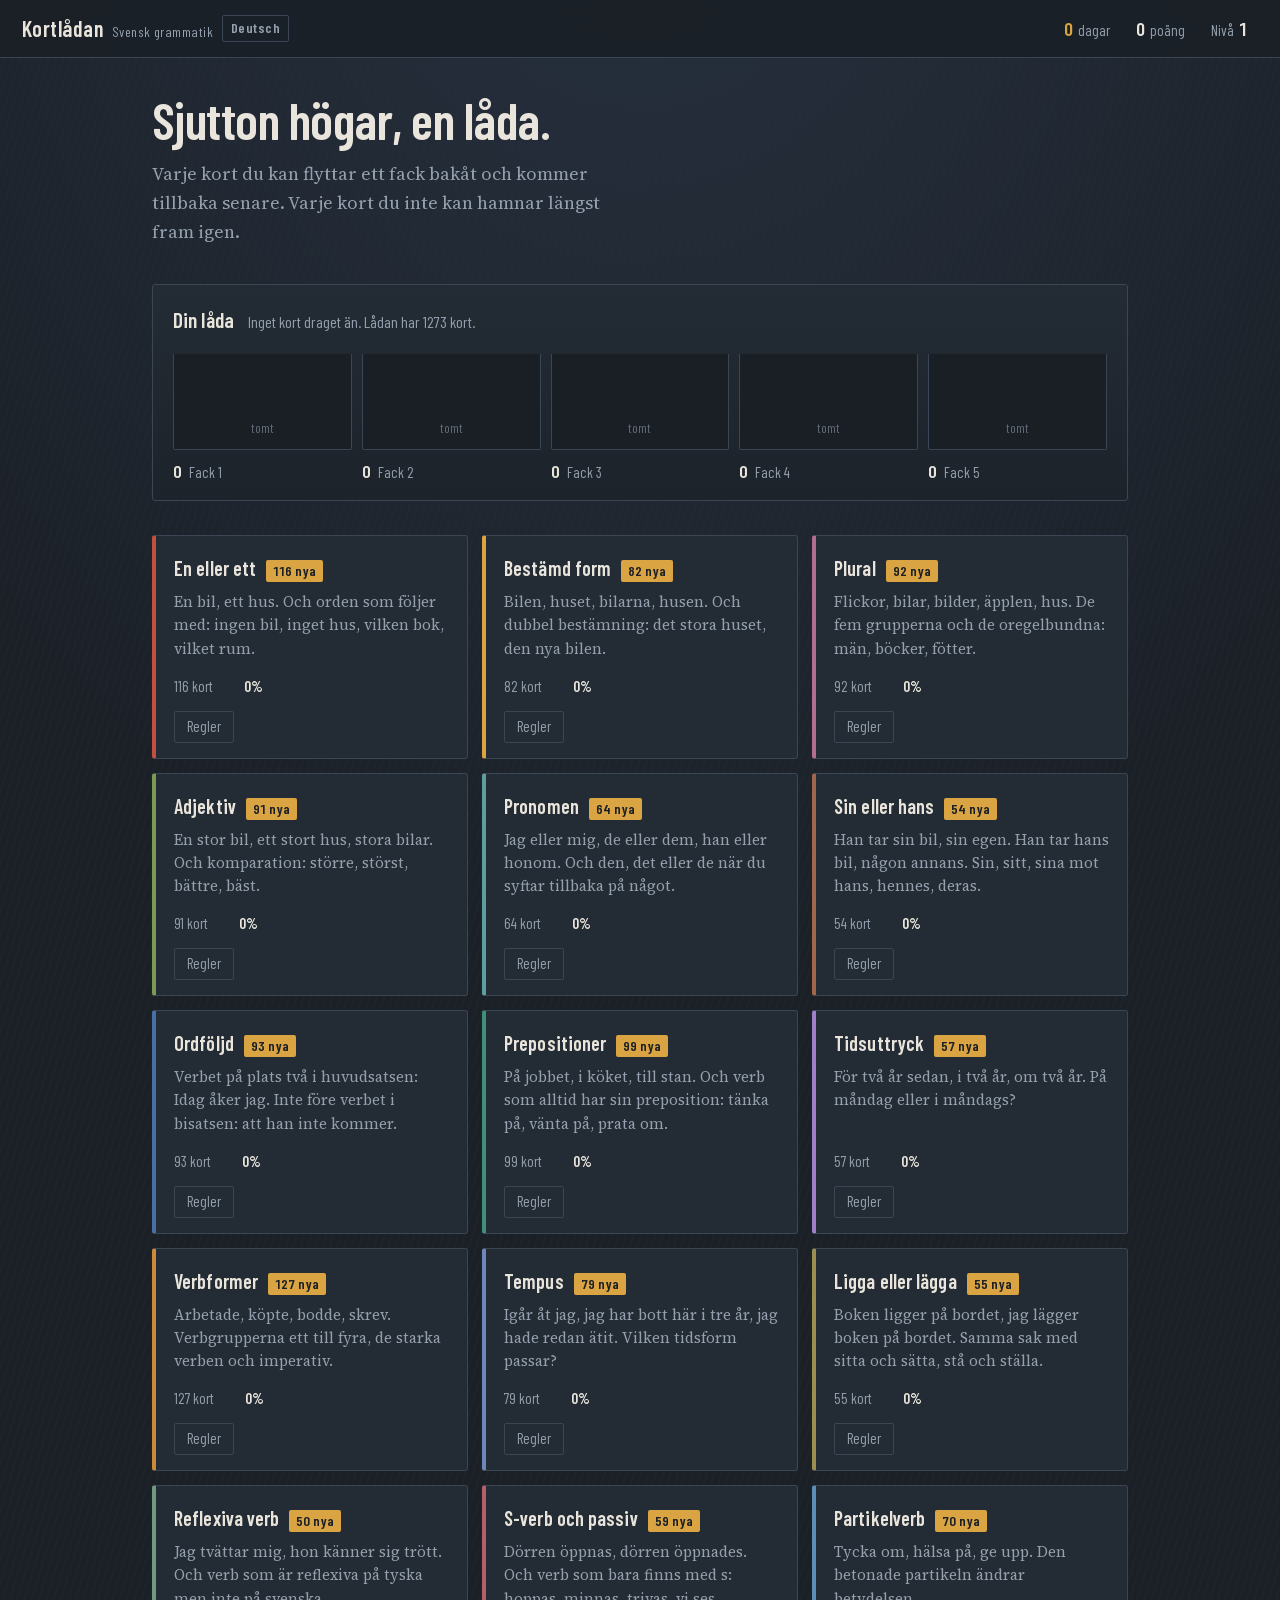
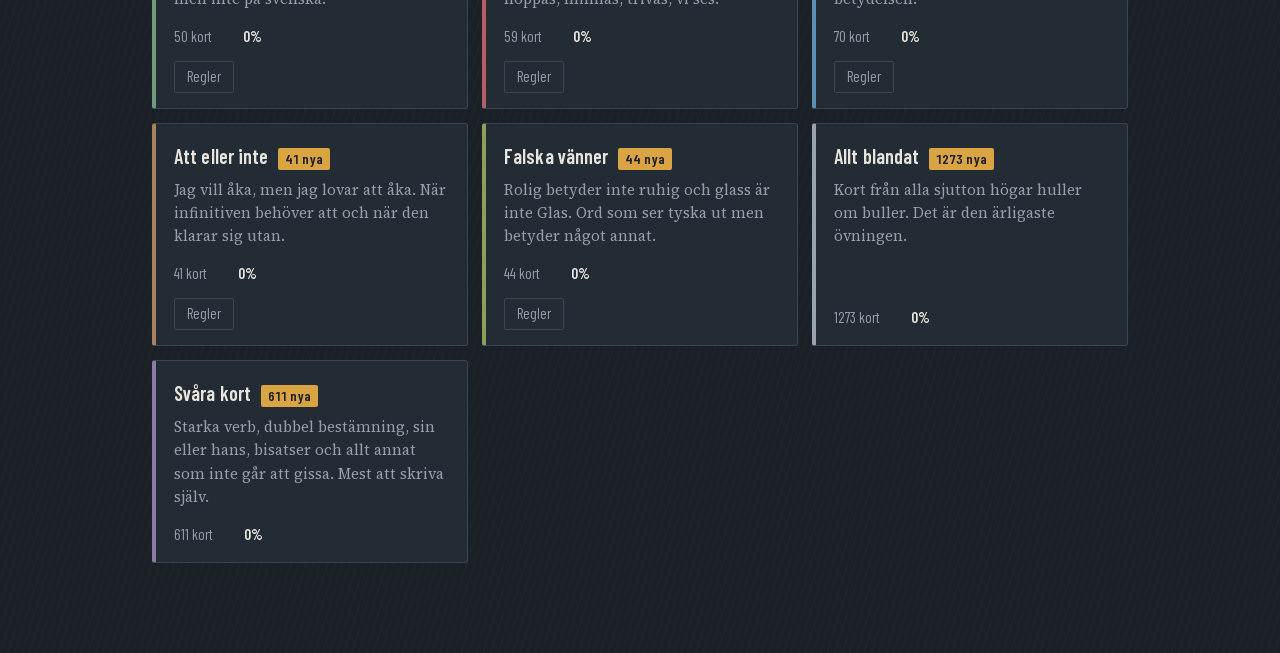
<file: svenska.html>
<!DOCTYPE html>
<html lang="sv">
<head>
<meta charset="utf-8">
<meta name="viewport" content="width=device-width, initial-scale=1, viewport-fit=cover">
<title>Kortlådan - Öva svensk grammatik</title>
<meta name="robots" content="noindex, nofollow">
<meta name="description" content="En eller ett, bestämd form, plural, ordföljd, prepositioner, verbformer och tempus. Med kortlåda och framsteg.">
<link rel="manifest" href="manifest-svenska.webmanifest">
<link rel="apple-touch-icon" href="icons/icon-180.png">
<meta name="theme-color" content="#1B2027">
<link rel="stylesheet" href="karteikasten.css">
</head>
<body>

<header class="leiste">
  <div class="marke"><b>Kortlådan</b><span>Svensk grammatik</span><a class="sprache" href="index.html">Deutsch</a></div>
  <div class="werte" id="werte">
    <button class="zurueck" id="knopf-zurueck" hidden>Avsluta omgången</button>
    <div class="wert flamme" title="Dagar i rad"><b id="w-streak">0</b><span id="w-streak-wort">dagar</span></div>
    <div class="wert" title="Samlade poäng"><b id="w-xp">0</b>poäng</div>
    <button class="wert" id="knopf-fortschritt" title="Se dina framsteg">Nivå <b id="w-stufe">1</b></button>
  </div>
</header>

<main class="buehne">

<!-- ============ Startseite ============ -->
<section id="s-start">
  <div class="aufmacher">
    <h1 id="gruss">Sjutton högar, en låda.</h1>
    <p id="gruss-text">Varje kort du kan flyttar ett fack bakåt och kommer tillbaka senare. Varje kort du inte kan hamnar längst fram igen.</p>
  </div>

  <div class="kasten">
    <div class="kasten-kopf">
      <h2>Din låda</h2>
      <p id="kasten-lage">Inget kort draget än.</p>
    </div>
    <div class="faecher" id="faecher"></div>
  </div>

  <h2 class="nur-screenreader">Välj en hög</h2>
  <div class="stapel-liste" id="stapel-liste"></div>
</section>

<!-- ============ Runde ============ -->
<section id="s-runde" hidden>
  <div class="runde">
    <div class="runde-kopf">
      <div class="balken"><i id="runde-balken" style="width:0%"></i></div>
      <div class="runde-zaehler" id="runde-zaehler">1 av 16</div>
    </div>
    <div class="kartenfeld">
      <article class="karte" id="karte" aria-live="polite"></article>
    </div>
  </div>
</section>

<!-- ============ Fortschritt ============ -->
<section id="s-fortschritt" hidden>
  <div class="aufmacher">
    <h1>Framsteg</h1>
  </div>

  <div class="abschnitt">
    <h2>Högar</h2>
    <p class="unter">Sitter betyder: kortet ligger i fack 4 eller 5.</p>
    <div class="thema-liste" id="f-themen"></div>
  </div>

  <div class="abschnitt">
    <h2>De senaste åtta veckorna</h2>
    <p class="unter">En ruta per dag. Ju ljusare, desto fler kort.</p>
    <div class="kalender" id="f-kalender"></div>
    <div class="kalender-legende">
      <span>lite</span>
      <span class="tag"></span><span class="tag s1"></span><span class="tag s2"></span><span class="tag s3"></span>
      <span>mycket</span>
    </div>
  </div>

  <div class="abschnitt">
    <h2>Märken</h2>
    <p class="unter" id="f-abzeichen-zahl"></p>
    <div class="abzeichen" id="f-abzeichen"></div>
  </div>

  <div class="abschnitt">
    <h2>Anteckningar</h2>
    <p class="unter">En anteckning för varje hög. Under dem alla kort som du har skrivit något om.</p>
    <div class="notiz-liste" id="f-thema-notizen"></div>
    <h3 class="notiz-titel">Kort med anteckningar</h3>
    <p class="unter" id="f-karten-notizen-leer" hidden>Inga än. När du har svarat kan du skriva en anteckning på kortet.</p>
    <div class="notiz-liste" id="f-karten-notizen"></div>
  </div>

  <div class="abschnitt">
    <h2>Data</h2>
    <p class="unter">Dina framsteg finns bara i den här webbläsaren. Spara dem som fil om du byter enhet. På mobilen öppnas delningsmenyn: välj „Spara i Filer“ där eller skicka filen direkt till någon.</p>
    <div class="werkzeuge">
      <button class="dunkelknopf" id="k-export">Spara framsteg</button>
      <button class="dunkelknopf" id="k-import">Ladda framsteg</button>
      <button class="dunkelknopf warnung" id="k-reset">Återställ allt</button>
      <input type="file" id="datei-eingabe" accept=".json,application/json" hidden>
    </div>
    <p class="hinweiszeile" id="daten-hinweis" hidden></p>
  </div>
</section>

<!-- ============ Regeln ============ -->
<section id="s-regeln" hidden>
  <article class="regelblatt" id="regelblatt"></article>
</section>

</main>
<script src="karteikasten.js"></script>
<script src="svenska/enett.js"></script>
<script src="svenska/bestamd.js"></script>
<script src="svenska/plural.js"></script>
<script src="svenska/adjektiv.js"></script>
<script src="svenska/pronomen.js"></script>
<script src="svenska/sin.js"></script>
<script src="svenska/ordfoljd.js"></script>
<script src="svenska/prep.js"></script>
<script src="svenska/tid.js"></script>
<script src="svenska/verb.js"></script>
<script src="svenska/tempus.js"></script>
<script src="svenska/ligga.js"></script>
<script src="svenska/reflexiv.js"></script>
<script src="svenska/sverb.js"></script>
<script src="svenska/partikel.js"></script>
<script src="svenska/att.js"></script>
<script src="svenska/vanner.js"></script>
<script>
"use strict";

const DECKS=[
 {k:"enett",   name:"En eller ett",      farbe:"#C2503F", text:"En bil, ett hus. Och orden som följer med: ingen bil, inget hus, vilken bok, vilket rum."},
 {k:"bestamd", name:"Bestämd form",      farbe:"#D9A441", text:"Bilen, huset, bilarna, husen. Och dubbel bestämning: det stora huset, den nya bilen."},
 {k:"plural",  name:"Plural",            farbe:"#B26E8E", text:"Flickor, bilar, bilder, äpplen, hus. De fem grupperna och de oregelbundna: män, böcker, fötter."},
 {k:"adjektiv",name:"Adjektiv",          farbe:"#7D9A54", text:"En stor bil, ett stort hus, stora bilar. Och komparation: större, störst, bättre, bäst."},
 {k:"pronomen",name:"Pronomen",          farbe:"#5F9EA0", text:"Jag eller mig, de eller dem, han eller honom. Och den, det eller de när du syftar tillbaka på något."},
 {k:"sin",     name:"Sin eller hans",    farbe:"#A0674B", text:"Han tar sin bil, sin egen. Han tar hans bil, någon annans. Sin, sitt, sina mot hans, hennes, deras."},
 {k:"ordfoljd",name:"Ordföljd",          farbe:"#4A6FA5", text:"Verbet på plats två i huvudsatsen: Idag åker jag. Inte före verbet i bisatsen: att han inte kommer."},
 {k:"prep",    name:"Prepositioner",     farbe:"#3F8F7A", text:"På jobbet, i köket, till stan. Och verb som alltid har sin preposition: tänka på, vänta på, prata om."},
 {k:"tid",     name:"Tidsuttryck",       farbe:"#9F7FC9", text:"För två år sedan, i två år, om två år. På måndag eller i måndags?"},
 {k:"verb",    name:"Verbformer",        farbe:"#C98B3A", text:"Arbetade, köpte, bodde, skrev. Verbgrupperna ett till fyra, de starka verben och imperativ."},
 {k:"tempus",  name:"Tempus",            farbe:"#6E86B8", text:"Igår åt jag, jag har bott här i tre år, jag hade redan ätit. Vilken tidsform passar?"},
 {k:"ligga",   name:"Ligga eller lägga", farbe:"#9A8F4E", text:"Boken ligger på bordet, jag lägger boken på bordet. Samma sak med sitta och sätta, stå och ställa."},
 {k:"reflexiv",name:"Reflexiva verb",    farbe:"#6F9A7E", text:"Jag tvättar mig, hon känner sig trött. Och verb som är reflexiva på tyska men inte på svenska."},
 {k:"sverb",   name:"S-verb och passiv", farbe:"#B45F6A", text:"Dörren öppnas, dörren öppnades. Och verb som bara finns med s: hoppas, minnas, trivas, vi ses."},
 {k:"partikel",name:"Partikelverb",      farbe:"#5C8FB5", text:"Tycka om, hälsa på, ge upp. Den betonade partikeln ändrar betydelsen."},
 {k:"att",     name:"Att eller inte",    farbe:"#A7825F", text:"Jag vill åka, men jag lovar att åka. När infinitiven behöver att och när den klarar sig utan."},
 {k:"vanner",  name:"Falska vänner",     farbe:"#8E9F5A", text:"Rolig betyder inte ruhig och glass är inte Glas. Ord som ser tyska ut men betyder något annat."}
];
const SONDERDECKS={
 gemischt:{k:"gemischt",name:"Allt blandat",farbe:"#98A3AF",
   text:"Kort från alla sjutton högar huller om buller. Det är den ärligaste övningen."},
 schwer:{k:"schwer",name:"Svåra kort",farbe:"#8C7AA9",
   text:"Starka verb, dubbel bestämning, sin eller hans, bisatser och allt annat som inte går att gissa. Mest att skriva själv."},
 fehler:{k:"fehler",name:"Felhögen",farbe:"#E98776",
   text:"Allt du hade fel nyligen. Ligger längst fram i lådan tills det sitter."}
};

const JUBEL=[
"Snyggt, Manfred!","Bra jobbat, Manfred!","Manfred, det där satt!","Helt rätt, Manfred!",
"Perfekt, Manfred!","Manfred, du är grym!","Klockrent, Manfred!","Toppen, Manfred!",
"Manfred, du kan det här!","Strålande, Manfred!","Manfred, mitt i prick!","Superbra, Manfred!",
"Manfred, du låter som en svensk!","Fantastiskt, Manfred!","Manfred, du blir bättre och bättre!","Kanon, Manfred!",
"Manfred, nu sitter det!","Suveränt, Manfred!","Manfred, ingen kan stoppa dig!","Utmärkt, Manfred!",
"Manfred, det där var elegant!","Härligt, Manfred!","Manfred, du är på gång!","Bravo, Manfred!",
"Manfred, grammatiken lyder dig!","Snyggt jobbat, Manfred!","Manfred, du är ett språkgeni!","Mycket bra, Manfred!",
"Manfred, så ska det se ut!","Imponerande, Manfred!","Manfred, du har koll!","Fullträff, Manfred!",
"Manfred, det gick blixtsnabbt!","Riktigt bra, Manfred!","Manfred, B2 här kommer du!","Lysande, Manfred!",
"Manfred, du är i form idag!","Fint, Manfred!","Manfred, du flyger fram!","Otroligt, Manfred!",
"Manfred, du har verkligen fattat det!","Mästerligt, Manfred!","Manfred, heja heja!","Precis så, Manfred!",
"Manfred, du briljerar!","Grymt, Manfred!","Manfred, full pott!","Underbart, Manfred!",
"Manfred, du är en stjärna!","Klart godkänt, Manfred!"
];

starteKarteikasten({
  app:"sv", schluessel:"svl.v1", dateiname:"kortladan",
  decks:DECKS, sonderdecks:SONDERDECKS, jubel:JUBEL,
  zeichen:["å","ä","ö"],
  geschlechtFarben:{en:"var(--der)",ett:"var(--das)"},
  // Å, ä und ö bleiben eigene Buchstaben: far und får sind verschiedene Wörter.
  norm:s=>String(s).toLowerCase().trim()
    .replace(/[.,!?;]+$/,"").replace(/\s+/g," "),
  abzeichen:{
    start:  ["Första omgången",   "En omgång spelad till slut."],
    r50:    ["Femtio rätt",       "50 kort rätt besvarade."],
    r250:   ["Tvåhundrafemtio",   "250 kort rätt besvarade."],
    serie10:["Tio i rad",         "Tio rätta svar i följd."],
    s3:     ["Tre dagar",         "Övat tre dagar i rad."],
    s7:     ["En vecka",          "Övat sju dagar i rad."],
    s30:    ["En månad",          "Övat trettio dagar i rad."],
    sauber: ["Utan fel",          "En hel omgång utan ett enda fel."],
    fach5:  ["Längst bak i lådan","25 kort ligger i fack 5."],
    alle:   ["Alla sjutton högar","Dragit ett kort ur varje hög."],
    hundert:["Hundra kort",       "100 olika kort dragna minst en gång."],
    schwer: ["Hård nöt",          "25 svåra kort ligger i fack 4 eller 5."]
  },
  texte:{
    regeln:"Regler", stapelUeben:"Öva den här högen",
    speicherFehler:"Framstegen kunde inte sparas. Webbläsarens minne är fullt eller spärrat.",
    rundeBeenden:"Avsluta omgången", zumKasten:"Till lådan",
    tag:"dag", tage:"dagar",
    grussFertig:"Allt är klart för idag.",
    grussErsteRunde:"Sjutton högar, en låda.",
    grussWeiter:"Nu kör vi vidare.",
    grussTextFertig:"Alla kort ligger längre bak i lådan och kommer tillbaka senare. Du kan ändå ta en extra omgång när du vill.",
    grussText:"Varje kort du kan flyttar ett fack bakåt och kommer tillbaka senare. Varje kort du inte kan hamnar längst fram igen.",
    kastenNeu:n=>"Inget kort draget än. Lådan har "+n+" kort.",
    kastenLage:(tur,sitter,gesamt)=>"<em>"+tur+"</em> på tur, "+sitter+" av "+gesamt+" sitter redan.",
    leer:"tomt", fach:"Fack", von:"av",
    nichtsFaellig:"inget på tur", neu:n=>n+" nya", faellig:n=>n+" på tur", karten:n=>n+" kort",
    stapelLeer:"Den här högen är tom.",
    schwer:"svår", neueKarte:"nytt kort",
    pruefen:"Rätta", tastePruefen:"rätta", eintippen:"Skriv ditt svar", weissNicht:"Vet inte",
    tasten:n=>"Tangent <kbd>1</kbd> till <kbd>"+n+"</kbd>",
    bauplatzLeer:"Lägg orden här",
    stufeErreicht:n=>"Nivå "+n+" nådd", abzeichenMeldung:"Märke: ",
    deineNotiz:"Din anteckning", notizPlatzhalter:"Det du vill komma ihåg om det här kortet",
    markerRichtig:"rätt", markerGewaehlt:"ditt val",
    bleibtHinten:"Stannar längst bak i fack 5.", rutscht:n=>"Flyttar till fack "+n+".",
    landetVorne:"Hamnar i fack 1 och kommer strax igen.",
    gehtZurueck:"Går tillbaka till fack 1 och kommer strax igen.",
    nochNicht:"Inte än", richtigIst:"Rätt svar:",
    weiter:"Nästa", notiz:"Anteckning", tasteWeiter:"nästa",
    fertig:"klart", rundeBeendet:"Omgången är slut",
    bilanzRichtig:"Rätt", bilanzFalsch:"Fel", laengsteSerie:"Längsta serie i omgången",
    punkteInsgesamt:"Poäng totalt", nochEineRunde:"En omgång till",
    stapelNotiz:"Anteckning om den här högen", gesammelt:(a,b)=>a+" av "+b+" samlade.",
    teilenTitel:"Kortlådan framsteg", geteilt:"Filen delades.",
    teilenFehler:"Det gick inte att dela. Försök igen.",
    gespeichert:"Filen sparades.", geladen:"Framstegen laddades.",
    dateiPasstNicht:"Den här filen passar inte. Det ska vara en fil från Spara framsteg.",
    falscheSprache:"Den här filen kommer från den tyska kortlådan. Ladda den där.",
    resetFrage:"Vill du verkligen radera allt? Poäng, fack och serie försvinner.",
    zurueckgesetzt:"Allt är återställt."
  }
});
</script>
</body>
</html>
</file>
<file: karteikasten.css>
@font-face{font-family:"Barlow Condensed";font-style:normal;font-weight:400;font-display:swap;src:url(fonts/barlow-condensed-400.woff2) format("woff2")}
@font-face{font-family:"Barlow Condensed";font-style:normal;font-weight:500;font-display:swap;src:url(fonts/barlow-condensed-500.woff2) format("woff2")}
@font-face{font-family:"Barlow Condensed";font-style:normal;font-weight:600;font-display:swap;src:url(fonts/barlow-condensed-600.woff2) format("woff2")}
@font-face{font-family:"Source Serif 4";font-style:normal;font-weight:400 600;font-display:swap;src:url(fonts/source-serif-4.woff2) format("woff2")}
@font-face{font-family:"Source Serif 4";font-style:italic;font-weight:400;font-display:swap;src:url(fonts/source-serif-4-italic.woff2) format("woff2")}
:root{
  --schiefer:#1B2027;
  --schiefer-2:#232B34;
  --schiefer-3:#2E3946;
  --linie:#3A4654;
  --kreide:#E9E5DC;
  --kreide-leise:#94A0AD;
  --papier:#F4EFE3;
  --papier-2:#E6DDC9;
  --papier-3:#D6CAB0;
  --tinte:#22262B;
  --tinte-leise:#6E6355;
  --rand:#C2503F;
  --messing:#D9A441;
  --der:#3E7BD6;
  --die:#C8437A;
  --das:#2E9E76;
  --schrift-ui:"Barlow Condensed","Roboto Condensed","Arial Narrow",sans-serif;
  --schrift-text:"Source Serif 4","Iowan Old Style","Georgia",serif;
  --rail:58px;
}
*,*::before,*::after{box-sizing:border-box}
html,body{margin:0;padding:0}
html{-webkit-text-size-adjust:100%}
body{
  background:var(--schiefer);
  background-image:
    radial-gradient(120% 90% at 50% -10%, #273140 0%, transparent 60%),
    repeating-linear-gradient(107deg, rgba(255,255,255,.012) 0 2px, transparent 2px 7px);
  color:var(--kreide);
  font-family:var(--schrift-ui);
  font-size:17px;
  line-height:1.45;
  min-height:100vh;
  min-height:100dvh;
  -webkit-font-smoothing:antialiased;
}
h1,h2,h3{font-weight:600;letter-spacing:.005em;margin:0}
button{font:inherit;color:inherit;background:none;border:none;cursor:pointer}
:focus-visible{outline:2px solid var(--messing);outline-offset:3px;border-radius:2px}
.nur-screenreader{position:absolute;width:1px;height:1px;overflow:hidden;clip:rect(0 0 0 0);white-space:nowrap}

/* ---------- Oberleiste ---------- */
.leiste{
  position:sticky;top:0;z-index:30;
  height:var(--rail);
  display:flex;align-items:center;gap:18px;
  padding:0 22px;
  background:rgba(27,32,39,.92);
  backdrop-filter:blur(10px);
  border-bottom:1px solid var(--linie);
}
.marke{
  font-size:22px;font-weight:600;letter-spacing:.02em;
  display:flex;align-items:baseline;gap:9px;margin-right:auto;
}
.marke b{font-weight:600}
.marke span{font-size:14px;color:var(--kreide-leise);font-weight:400}
.sprache{align-self:center;font-size:14px;color:var(--kreide-leise);text-decoration:none;padding:2px 8px;border:1px solid var(--linie);border-radius:2px}
.sprache:hover{color:var(--kreide);border-color:var(--kreide-leise)}
.werte{display:flex;align-items:center;gap:6px}
.wert{
  display:flex;align-items:baseline;gap:5px;
  padding:4px 10px;border-radius:2px;
  font-size:15px;color:var(--kreide-leise);
  white-space:nowrap;
}
.wert b{font-size:19px;font-weight:600;color:var(--kreide);font-variant-numeric:tabular-nums}
.wert.flamme b{color:var(--messing)}
.zurueck{
  font-size:16px;color:var(--kreide-leise);padding:6px 10px;border:1px solid var(--linie);border-radius:2px;
}
.zurueck:hover{color:var(--kreide);border-color:var(--kreide-leise)}

/* ---------- Grundraster ---------- */
.buehne{max-width:1020px;margin:0 auto;padding:34px 22px 90px}
[hidden]{display:none !important}

/* ---------- Startseite ---------- */
.aufmacher{margin-bottom:38px;max-width:56ch}
.aufmacher h1{font-size:clamp(34px,5.5vw,52px);line-height:1.04;letter-spacing:-.01em}
.aufmacher p{
  font-family:var(--schrift-text);font-size:18px;line-height:1.6;
  color:var(--kreide-leise);margin:14px 0 0;
}

/* Der Kasten mit fünf Fächern */
.kasten{
  border:1px solid var(--linie);
  border-radius:3px;
  background:linear-gradient(180deg,var(--schiefer-2),#1D232B);
  padding:20px 20px 16px;
  margin-bottom:34px;
}
.kasten-kopf{display:flex;align-items:baseline;gap:14px;flex-wrap:wrap;margin-bottom:18px}
.kasten-kopf h2{font-size:21px}
.kasten-kopf p{margin:0;font-size:16px;color:var(--kreide-leise)}
.kasten-kopf em{font-style:normal;color:var(--messing);font-weight:600}
.faecher{display:grid;grid-template-columns:repeat(5,1fr);gap:10px;align-items:end}
.fach{display:flex;flex-direction:column;gap:8px}
.stapel{
  height:96px;
  display:flex;flex-direction:column;justify-content:flex-end;gap:3px;
  padding:5px 4px;
  background:#1A1F26;
  border:1px solid var(--linie);
  border-top:none;
  border-radius:0 0 2px 2px;
  overflow:hidden;
}
.blatt{height:4px;border-radius:1px;background:var(--papier-3);opacity:.85}
.blatt:first-child{opacity:1;height:5px}
.fach:nth-child(1) .blatt{background:#8C93A0}
.fach:nth-child(2) .blatt{background:#A7A79C}
.fach:nth-child(3) .blatt{background:#C3BCA4}
.fach:nth-child(4) .blatt{background:#DCCFAC}
.fach:nth-child(5) .blatt{background:var(--messing)}
.fach-schild{display:flex;align-items:baseline;gap:7px;font-size:15px;color:var(--kreide-leise)}
.fach-schild b{font-size:18px;color:var(--kreide);font-variant-numeric:tabular-nums}
.fach-leer{font-size:14px;color:#5E6975;text-align:center;padding-bottom:6px}

/* Stapel / Decks */
.stapel-liste{display:grid;grid-template-columns:repeat(auto-fit,minmax(268px,1fr));gap:14px}
.deck{
  position:relative;
  display:flex;flex-direction:column;
  text-align:left;
  padding:18px 18px 16px;
  background:var(--schiefer-2);
  border:1px solid var(--linie);
  border-left:4px solid var(--reiter,var(--kreide-leise));
  border-radius:3px;
  transition:background .12s,border-color .12s;
}
.deck:hover{background:var(--schiefer-3)}
.deck-kopf{display:flex;align-items:baseline;justify-content:space-between;gap:10px}
.deck h3{font-size:20px}
.deck-faellig{
  font-size:14px;font-weight:600;color:var(--schiefer);
  background:var(--messing);border-radius:2px;padding:1px 7px;
  font-variant-numeric:tabular-nums;
}
.deck-faellig.ruhig{background:none;color:var(--kreide-leise);padding:1px 0;font-weight:400}
.deck p{
  margin:7px 0 16px;font-family:var(--schrift-text);font-size:15px;line-height:1.55;
  color:var(--kreide-leise);
}
.deck-fuss{display:flex;align-items:center;gap:11px;margin-top:auto;font-size:15px;color:var(--kreide-leise)}
.balken{flex:1;height:5px;background:#161B21;border-radius:3px;overflow:hidden}
.balken i{display:block;height:100%;background:var(--reiter,var(--messing));border-radius:3px;transition:width .4s ease}
.deck-fuss b{font-variant-numeric:tabular-nums;color:var(--kreide);font-weight:600;min-width:4ch;text-align:right}
.deck-rahmen{position:relative;display:flex}
.deck-rahmen>.deck{flex:1}
.deck-rahmen.mit-regeln>.deck{padding-bottom:60px}
.deck-regeln{
  position:absolute;left:22px;bottom:16px;
  font-size:15px;color:var(--kreide-leise);
  padding:4px 12px;border:1px solid var(--linie);border-radius:2px;
}
.deck-regeln:hover{color:var(--kreide);border-color:var(--kreide-leise)}

/* ---------- Runde: Karte ---------- */
.runde{max-width:760px;margin:0 auto}
.runde-kopf{display:flex;align-items:center;gap:14px;margin-bottom:22px}
.runde-kopf .balken{height:6px}
.runde-zaehler{font-size:16px;color:var(--kreide-leise);font-variant-numeric:tabular-nums;white-space:nowrap}
.kartenfeld{position:relative;padding:6px 0 8px}
.kartenfeld::before,.kartenfeld::after{
  content:"";position:absolute;left:14px;right:14px;
  background:var(--papier-2);border-radius:3px;
}
.kartenfeld::before{top:0;bottom:0;transform:rotate(1.15deg);opacity:.45;
  box-shadow:0 8px 20px rgba(8,11,15,.45)}
.kartenfeld::after{top:0;bottom:0;transform:rotate(-.7deg);opacity:.7;
  box-shadow:0 8px 20px rgba(8,11,15,.4)}

.karte{
  position:relative;z-index:2;
  background:
    linear-gradient(180deg,#F7F3E9,var(--papier) 22%,#EFE9DA);
  color:var(--tinte);
  border-radius:3px;
  padding:30px 32px 28px 40px;
  box-shadow:0 1px 0 #FCFAF4 inset, 0 14px 34px rgba(8,11,15,.55), 0 3px 8px rgba(8,11,15,.4);
  min-height:268px;
  display:flex;flex-direction:column;
}
.karte::before{
  content:"";position:absolute;top:0;bottom:0;left:24px;width:1px;
  background:var(--rand);opacity:.55;
}
.karte-reiter{
  display:flex;align-items:center;gap:9px;
  font-size:14px;color:var(--tinte-leise);
  margin-bottom:16px;
}
.karte-reiter .punkt{width:7px;height:7px;border-radius:50%;background:var(--reiter,var(--tinte-leise))}
.karte-reiter .fach-zeiger{margin-left:auto;font-variant-numeric:tabular-nums}
.schwer-marke{
  font-family:var(--schrift-ui);font-size:11px;letter-spacing:.09em;text-transform:uppercase;
  padding:1px 6px;border:1px solid var(--tinte-leise);border-radius:3px;
  color:var(--tinte-leise);line-height:1.3;
}

.frage{
  font-family:var(--schrift-text);
  font-size:clamp(22px,3.3vw,30px);
  line-height:1.42;
  margin:0 0 6px;
  font-weight:400;
  color:var(--tinte);
}
.frage .luecke{
  display:inline-block;min-width:3.4em;
  border-bottom:2px solid var(--rand);
  margin:0 .12em;vertical-align:baseline;
}
.frage em{font-style:italic;color:#9A4436}
.frage .plus{color:var(--tinte-leise);margin:0 .25em;font-weight:300}
.frage .zusatz{display:block;font-size:.55em;font-style:italic;color:var(--tinte-leise);margin-top:2px}
.anweisung{
  font-size:15px;color:var(--tinte-leise);margin:0 0 20px;
}

/* Antworten */
.antworten{display:flex;flex-wrap:wrap;gap:10px;margin-top:auto}
.antworten.zweispaltig{display:grid;grid-template-columns:repeat(auto-fit,minmax(150px,1fr))}
.wahl{
  position:relative;
  display:flex;align-items:center;gap:10px;
  padding:12px 16px;
  font-family:var(--schrift-text);font-size:19px;
  color:var(--tinte);
  background:#FBF8F0;
  border:1.5px solid var(--papier-3);
  border-radius:2px;
  text-align:left;
  transition:background .11s,border-color .11s,transform .11s;
}
.wahl:hover:not(:disabled){background:#fff;border-color:var(--tinte-leise)}
.wahl:disabled{cursor:default}
.wahl kbd{
  font-family:var(--schrift-ui);font-size:13px;
  color:var(--tinte-leise);background:var(--papier-2);
  border-radius:2px;padding:1px 6px;min-width:19px;text-align:center;
}
.wahl.geschlecht{border-left-width:5px;border-left-color:var(--g)}
.wahl.gewaehlt{border-color:var(--tinte);background:#fff}
.wahl.richtig{border-color:var(--das);background:#E7F4EE}
.wahl.falsch{border-color:var(--rand);background:#F9E9E5}
.wahl .marker{margin-left:auto;font-size:15px;font-weight:600;font-family:var(--schrift-ui)}
.antworten .wahl.geschlecht{border-left-color:var(--g)}
.wahl.richtig .marker{color:#1F7A57}
.wahl.falsch .marker{color:#A63A29}

/* Eingabefeld */
.eingabe-zeile{display:flex;gap:10px;flex-wrap:wrap;margin-top:auto}
.eingabe{
  flex:1;min-width:190px;
  font-family:var(--schrift-text);font-size:21px;
  color:var(--tinte);
  background:#FBF8F0;
  border:1.5px solid var(--papier-3);
  border-bottom:2px solid var(--tinte-leise);
  border-radius:2px;
  padding:11px 14px;
}
.eingabe::placeholder{color:#A9A091}
.eingabe:focus{outline:none;border-color:var(--tinte);background:#fff}
.eingabe.richtig{border-color:var(--das);background:#E7F4EE}
.eingabe.falsch{border-color:var(--rand);background:#F9E9E5}
.umlaute{display:flex;gap:6px;margin-top:12px}
.umlaute button{
  font-family:var(--schrift-text);font-size:17px;
  padding:5px 11px;border:1px solid var(--papier-3);border-radius:2px;
  background:#FBF8F0;color:var(--tinte-leise);
}
.umlaute button:hover{color:var(--tinte);border-color:var(--tinte-leise)}

/* Satzbau */
.bauplatz{
  min-height:62px;
  display:flex;flex-wrap:wrap;gap:8px;align-content:flex-start;
  padding:12px;margin-bottom:14px;
  border:1.5px dashed var(--papier-3);border-radius:2px;
  background:rgba(255,255,255,.4);
}
.bauplatz:empty::before{
  content:attr(data-leer);color:#A9A091;font-size:15px;font-family:var(--schrift-ui);
}
.vorrat{display:flex;flex-wrap:wrap;gap:8px}
.wortchip{
  font-family:var(--schrift-text);font-size:19px;
  padding:7px 13px;
  background:#FBF8F0;border:1.5px solid var(--papier-3);border-radius:2px;
  color:var(--tinte);
  transition:background .1s,border-color .1s,opacity .1s;
}
.wortchip:hover:not(:disabled){background:#fff;border-color:var(--tinte-leise)}
.wortchip:disabled{opacity:.32;cursor:default}
.bauplatz .wortchip{background:#fff;border-color:var(--tinte-leise)}

/* Rückmeldung */
.rueckmeldung{
  margin-top:16px;padding-top:16px;
  border-top:1px solid var(--papier-3);
}
.rueckmeldung h3{
  font-size:20px;letter-spacing:.01em;margin-bottom:6px;
  display:flex;align-items:center;gap:9px;
}
.rueckmeldung.ja h3{color:#1F7A57}
.rueckmeldung.nein h3{color:#A63A29}
.rueckmeldung p{
  margin:0;font-family:var(--schrift-text);font-size:16px;line-height:1.6;color:#4A4237;
}
.rueckmeldung p+p{margin-top:7px}
.rueckmeldung .loesung{font-size:19px;color:var(--tinte)}
.rueckmeldung .loesung b{font-weight:600;box-shadow:inset 0 -.4em 0 rgba(217,164,65,.35)}
.regel{
  margin-top:12px;padding:11px 14px;
  background:rgba(217,164,65,.14);
  border-left:3px solid var(--messing);
  border-radius:0 2px 2px 0;
  font-family:var(--schrift-text);font-size:15.5px;line-height:1.55;color:#4A4237;
}
.regel b{font-weight:600;color:var(--tinte)}

.karte-fuss{
  display:flex;align-items:center;gap:12px;flex-wrap:wrap;
  margin-top:22px;
}
.knopf{
  padding:11px 22px;border-radius:2px;
  font-size:18px;font-weight:500;letter-spacing:.01em;
  background:var(--tinte);color:var(--papier);
  transition:background .12s;
}
.knopf:hover{background:#3A4048}
.knopf.hell{background:var(--messing);color:#221B0C}
.knopf.hell:hover{background:#E8B554}
.knopf.leise{background:none;color:var(--tinte-leise);border:1px solid var(--papier-3)}
.knopf.leise:hover{background:#FBF8F0;color:var(--tinte)}
.knopf.gross{font-size:19px;padding:13px 26px}
.tastenhinweis{font-size:14px;color:var(--tinte-leise);margin-left:auto}
.tastenhinweis kbd{background:var(--papier-2);border-radius:2px;padding:1px 6px;font-family:var(--schrift-ui)}
@media (max-width:560px){.tastenhinweis{display:none}}

/* Rundenbilanz */
.bilanz{text-align:left}
.bilanz .zahl{
  font-size:clamp(54px,11vw,86px);line-height:.95;font-weight:600;
  font-variant-numeric:tabular-nums;color:var(--tinte);
}
.bilanz .zahl small{font-size:.34em;color:var(--tinte-leise);font-weight:400;margin-left:6px}
.bilanz-zeilen{margin:20px 0 0;padding:0;list-style:none;font-size:16px}
.bilanz-zeilen li{
  display:flex;justify-content:space-between;gap:12px;
  padding:8px 0;border-bottom:1px solid var(--papier-2);color:var(--tinte-leise);
}
.bilanz-zeilen b{color:var(--tinte);font-variant-numeric:tabular-nums;font-weight:600}

/* ---------- Fortschritt ---------- */
.abschnitt{margin-bottom:38px}
.abschnitt>h2{
  font-size:22px;margin-bottom:4px;
}
.abschnitt>p.unter{
  margin:0 0 18px;font-size:16px;color:var(--kreide-leise);font-family:var(--schrift-text);
}
.thema-liste{display:flex;flex-direction:column;gap:2px}
.thema{
  display:grid;grid-template-columns:1fr 2fr auto;align-items:center;gap:16px;
  padding:14px 2px;border-bottom:1px solid var(--linie);
}
.thema-name{font-size:18px;display:flex;align-items:center;gap:9px}
.thema-name .punkt{width:8px;height:8px;border-radius:50%;background:var(--reiter)}
.thema-zahl{font-size:15px;color:var(--kreide-leise);font-variant-numeric:tabular-nums;text-align:right;white-space:nowrap}
.thema-zahl b{color:var(--kreide);font-size:18px;font-weight:600}
@media (max-width:640px){
  .thema{grid-template-columns:1fr auto;gap:8px 12px}
  .thema .balken{grid-column:1/-1;order:3}
}

.kalender{display:flex;gap:4px;flex-wrap:wrap;max-width:540px}
.woche{display:flex;flex-direction:column;gap:4px}
.tag{
  width:15px;height:15px;border-radius:2px;
  background:#20262E;border:1px solid #2B333D;
}
.tag.s1{background:#5C4A24;border-color:#6B5729}
.tag.s2{background:#9C7B2F;border-color:#AD8934}
.tag.s3{background:var(--messing);border-color:#E4B355}
.tag.heute{box-shadow:0 0 0 2px var(--kreide)}
.kalender-legende{display:flex;align-items:center;gap:8px;margin-top:14px;font-size:14px;color:var(--kreide-leise)}
.kalender-legende .tag{width:12px;height:12px}

.abzeichen{display:grid;grid-template-columns:repeat(auto-fill,minmax(210px,1fr));gap:12px}
.abzeichen article{
  padding:14px 16px;border:1px solid var(--linie);border-radius:3px;
  background:var(--schiefer-2);opacity:.4;
}
.abzeichen article.hat{opacity:1;border-color:var(--messing);background:rgba(217,164,65,.09)}
.abzeichen h3{font-size:17px;margin-bottom:3px}
.abzeichen article.hat h3{color:var(--messing)}
.abzeichen p{margin:0;font-size:15px;color:var(--kreide-leise);font-family:var(--schrift-text);line-height:1.5}

.werkzeuge{display:flex;gap:10px;flex-wrap:wrap}
.dunkelknopf{
  padding:10px 18px;border:1px solid var(--linie);border-radius:2px;
  font-size:17px;color:var(--kreide-leise);background:var(--schiefer-2);
  transition:color .12s,border-color .12s;
}
.dunkelknopf:hover{color:var(--kreide);border-color:var(--kreide-leise)}
.dunkelknopf.warnung:hover{color:#E98776;border-color:#8C4437}
.hinweiszeile{margin:12px 0 0;font-size:15px;color:var(--kreide-leise);font-family:var(--schrift-text)}
.hinweiszeile[data-ton="gut"]{color:var(--messing)}

/* Aufsteiger-Meldung */
.meldung{
  position:fixed;left:50%;bottom:26px;transform:translateX(-50%);
  z-index:50;
  display:flex;align-items:center;gap:12px;
  padding:12px 20px;
  background:var(--messing);color:#221B0C;
  border-radius:3px;font-size:17px;font-weight:500;
  box-shadow:0 10px 30px rgba(0,0,0,.5);
  animation:auftauchen .28s cubic-bezier(.2,.9,.3,1.2);
  max-width:calc(100vw - 32px);
}
@keyframes auftauchen{from{opacity:0;transform:translate(-50%,14px)}to{opacity:1;transform:translate(-50%,0)}}

/* Bewegung der Karte */
@keyframes karte-rein{
  from{opacity:0;transform:translateY(16px) rotate(-.8deg)}
  to{opacity:1;transform:none}
}
@keyframes karte-raus{
  to{opacity:0;transform:translateX(-46px) rotate(-2.2deg)}
}
.karte.rein{animation:karte-rein .26s cubic-bezier(.2,.85,.3,1)}
.karte.raus{animation:karte-raus .17s ease-in forwards}

@media (prefers-reduced-motion:reduce){
  *,*::before,*::after{animation-duration:.001ms !important;transition-duration:.001ms !important}
}
/* ---------- Notizen ---------- */
.notiz-block{margin-top:12px}
.notiz-label{display:block;font-size:14px;color:var(--tinte-leise);margin-bottom:5px}
.notiz{
  display:block;width:100%;
  font-family:var(--schrift-text);font-size:17px;line-height:1.45;
  color:var(--tinte);background:#FBF8F0;
  border:1.5px solid var(--papier-3);border-radius:2px;
  padding:9px 12px;resize:vertical;
}
.notiz::placeholder{color:#A9A091}
.notiz:focus{outline:none;border-color:var(--tinte);background:#fff}
.notiz.dunkel{background:var(--schiefer);color:var(--kreide);border-color:var(--linie)}
.notiz.dunkel::placeholder{color:var(--kreide-leise);opacity:.75}
.notiz.dunkel:focus{border-color:var(--kreide-leise);background:var(--schiefer)}
.notiz-liste{display:flex;flex-direction:column;gap:10px}
.notiz-eintrag{
  padding:12px 14px;border:1px solid var(--linie);border-left:4px solid var(--reiter);
  border-radius:3px;background:var(--schiefer-2);
}
.notiz-eintrag .thema-name{margin-bottom:8px}
.notiz-frage{font-family:var(--schrift-text);font-size:17px;line-height:1.45;margin-bottom:8px}
.notiz-frage .plus,.notiz-frage .zusatz{color:var(--kreide-leise)}
.notiz-frage .zusatz{display:inline;font-size:inherit;margin-left:.3em}
.notiz-titel{font-size:17px;margin:20px 0 8px}

@media (pointer:coarse){
  .knopf:focus-visible{outline:none}
}

@media (max-width:620px){
  :root{--rail:52px}
  .leiste{height:auto;min-height:var(--rail);flex-wrap:wrap;gap:4px 12px;padding:6px 12px}
  .marke{font-size:20px}
  .werte{margin-left:auto;gap:2px}
  .zurueck{white-space:nowrap;font-size:14px;padding:5px 8px}
  .buehne{padding:24px 15px 80px}
  .karte{padding:24px 20px 24px 30px}
  .karte::before{left:17px}
  .kartenfeld::before,.kartenfeld::after{transform:none}
  .kartenfeld::after{top:12px;bottom:4px;left:7px;right:7px}
  .kartenfeld::before{top:18px;bottom:0;left:14px;right:14px}
  .marke span{display:none}
  .wert{padding:4px 6px;font-size:14px}
  .faecher{gap:6px}
  .stapel{height:74px}
  .fach-schild{font-size:13px;flex-direction:column;align-items:flex-start;gap:0}
}

/* ---------- Regelseite ---------- */
.regelblatt{
  max-width:760px;margin:0 auto;
  background:linear-gradient(180deg,#F7F3E9,var(--papier) 22%,#EFE9DA);
  color:var(--tinte);
  border-radius:3px;
  padding:30px 32px 30px 40px;
  box-shadow:0 1px 0 #FCFAF4 inset, 0 14px 34px rgba(8,11,15,.55), 0 3px 8px rgba(8,11,15,.4);
  position:relative;
}
.regelblatt::before{
  content:"";position:absolute;top:0;bottom:0;left:24px;width:1px;
  background:var(--rand);opacity:.55;
}
.regelblatt h1{font-size:clamp(30px,5vw,42px);line-height:1.08;margin:6px 0 18px}
.regeltext{font-family:var(--schrift-text);font-size:17px;line-height:1.65;color:#3A342B}
.regeltext h2{
  font-family:var(--schrift-ui);font-size:24px;color:var(--tinte);
  margin:34px 0 8px;padding-top:14px;border-top:1px solid var(--papier-3);
}
.regeltext h2:first-child{margin-top:0;padding-top:0;border-top:0}
.regeltext h3{font-family:var(--schrift-ui);font-size:19px;color:var(--tinte);margin:22px 0 6px}
.regeltext p{margin:0 0 12px}
.regeltext ul,.regeltext ol{margin:0 0 14px;padding-left:1.3em}
.regeltext li{margin-bottom:5px}
.regeltext b{font-weight:600;color:var(--tinte)}
.regeltext i,.regeltext em{color:#9A4436}
.regeltext .beispiel{
  margin:0 0 12px;padding:6px 0 6px 14px;
  border-left:2px solid var(--papier-3);font-style:italic;
}
.regeltext .merke{
  margin:14px 0;padding:11px 14px;
  background:rgba(217,164,65,.14);
  border-left:3px solid var(--messing);border-radius:0 2px 2px 0;
}
.regeltext .merke p:last-child{margin-bottom:0}
.regeltext .tabelle{overflow-x:auto;margin:0 0 16px}
.regeltext table{border-collapse:collapse;font-size:15.5px;min-width:100%}
.regeltext th,.regeltext td{text-align:left;padding:6px 12px 6px 0;border-bottom:1px solid var(--papier-3);vertical-align:top}
.regeltext th{font-family:var(--schrift-ui);font-size:15px;font-weight:600;color:var(--tinte-leise)}
@media (max-width:560px){
  .regelblatt{padding:24px 18px 24px 30px}
  .regelblatt::before{left:16px}
  .regeltext{font-size:16px}
}
</file>
